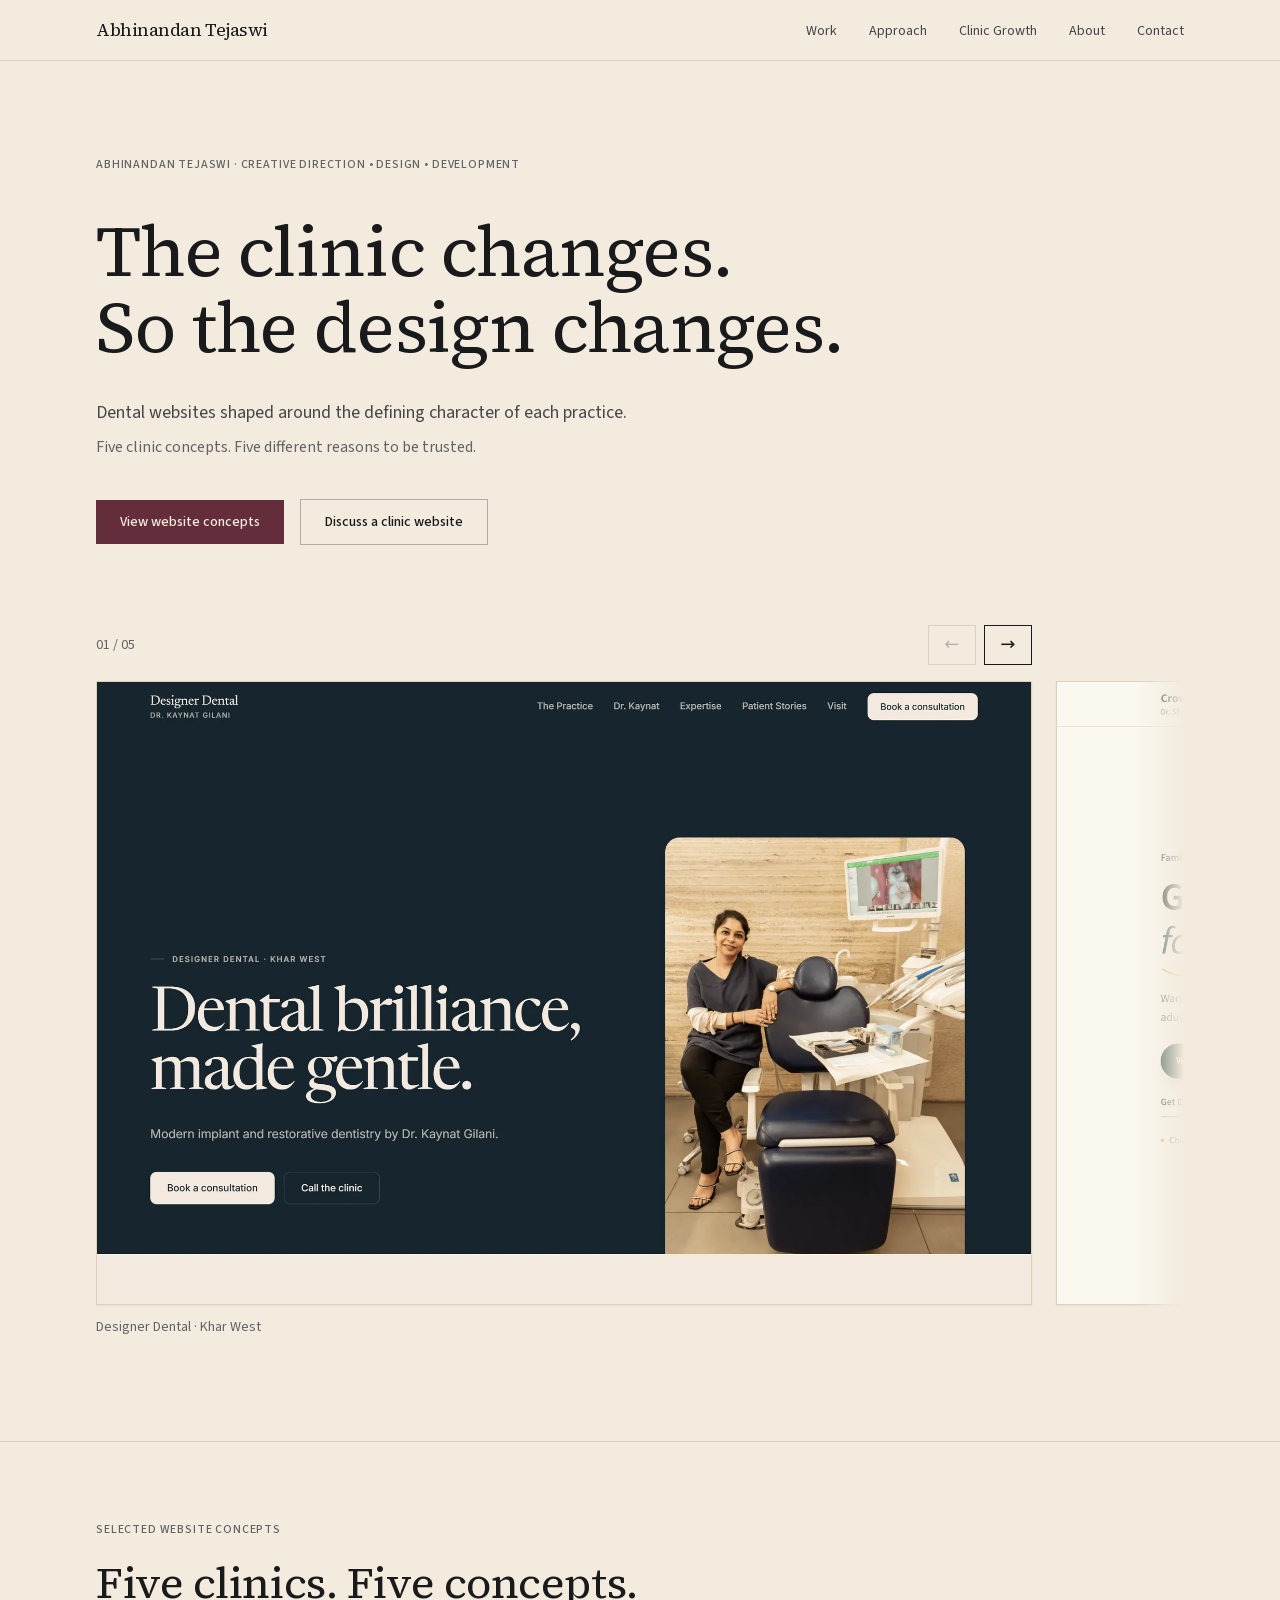
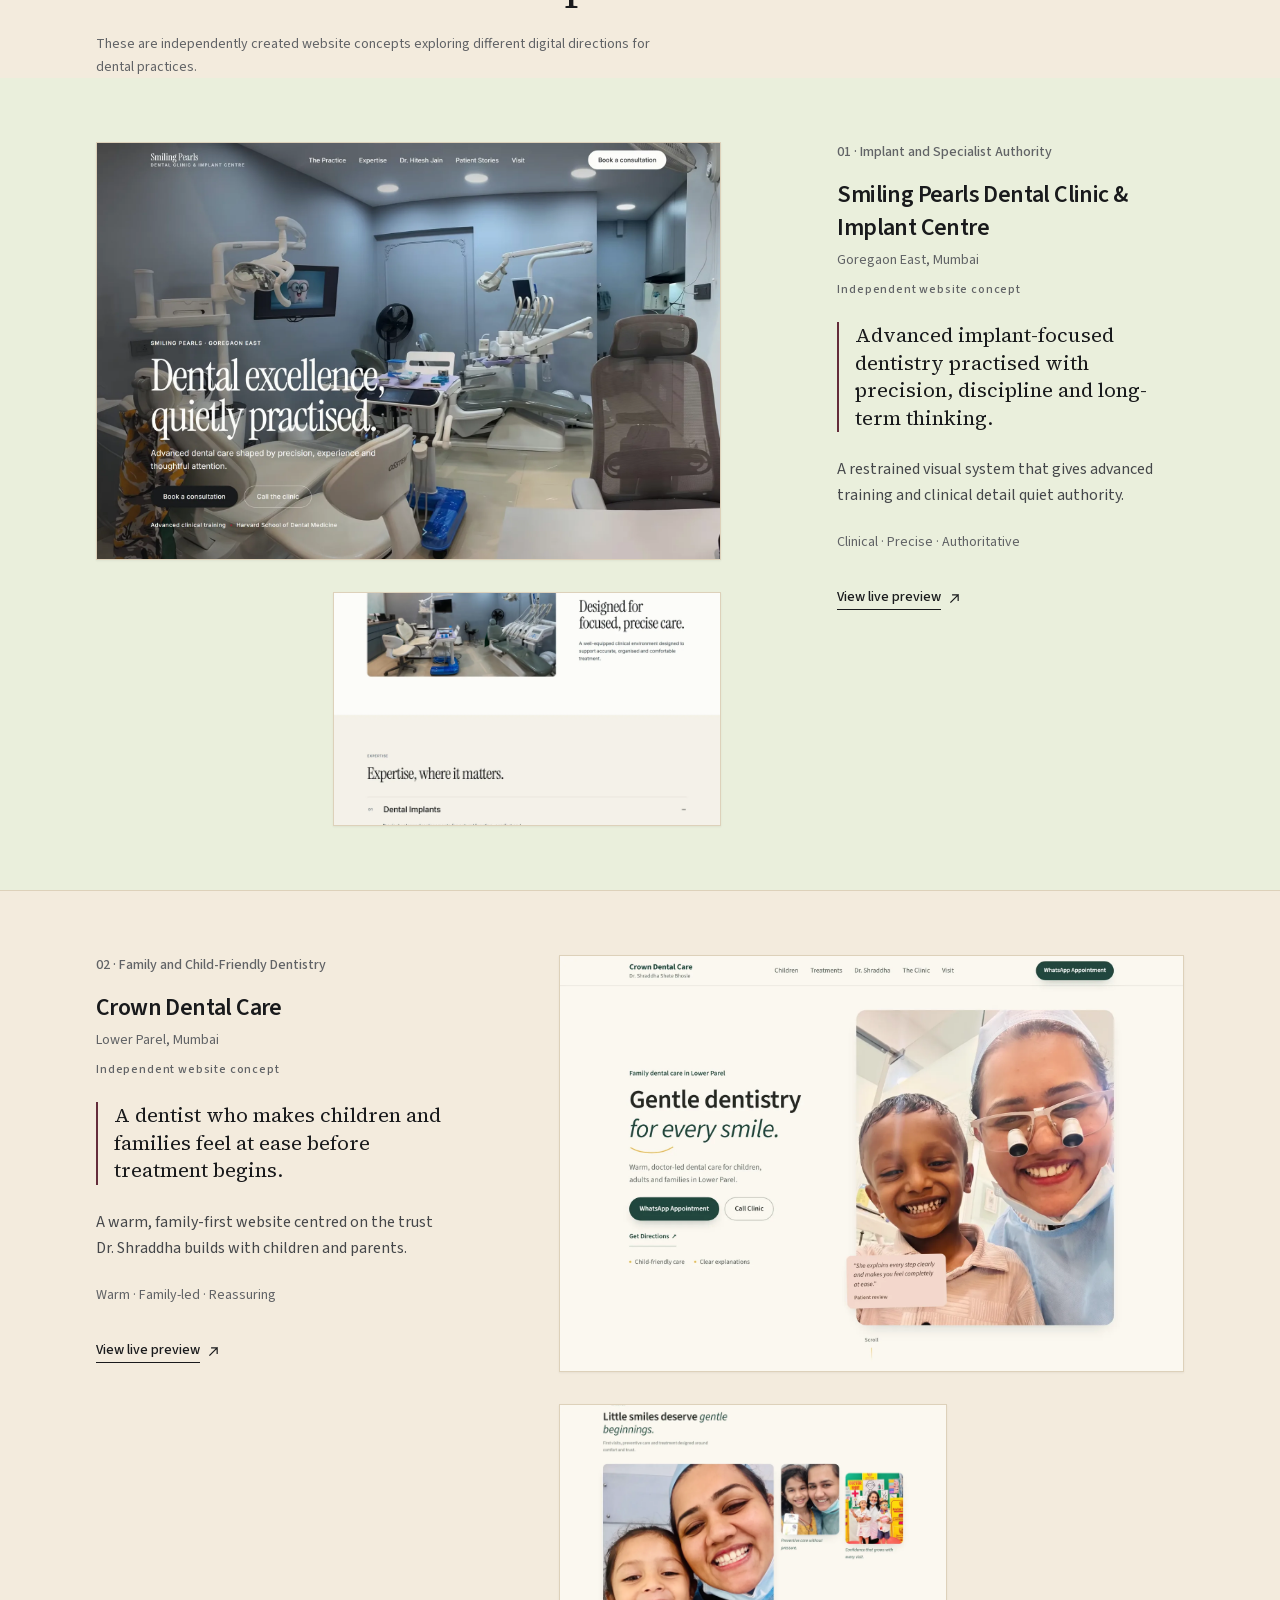
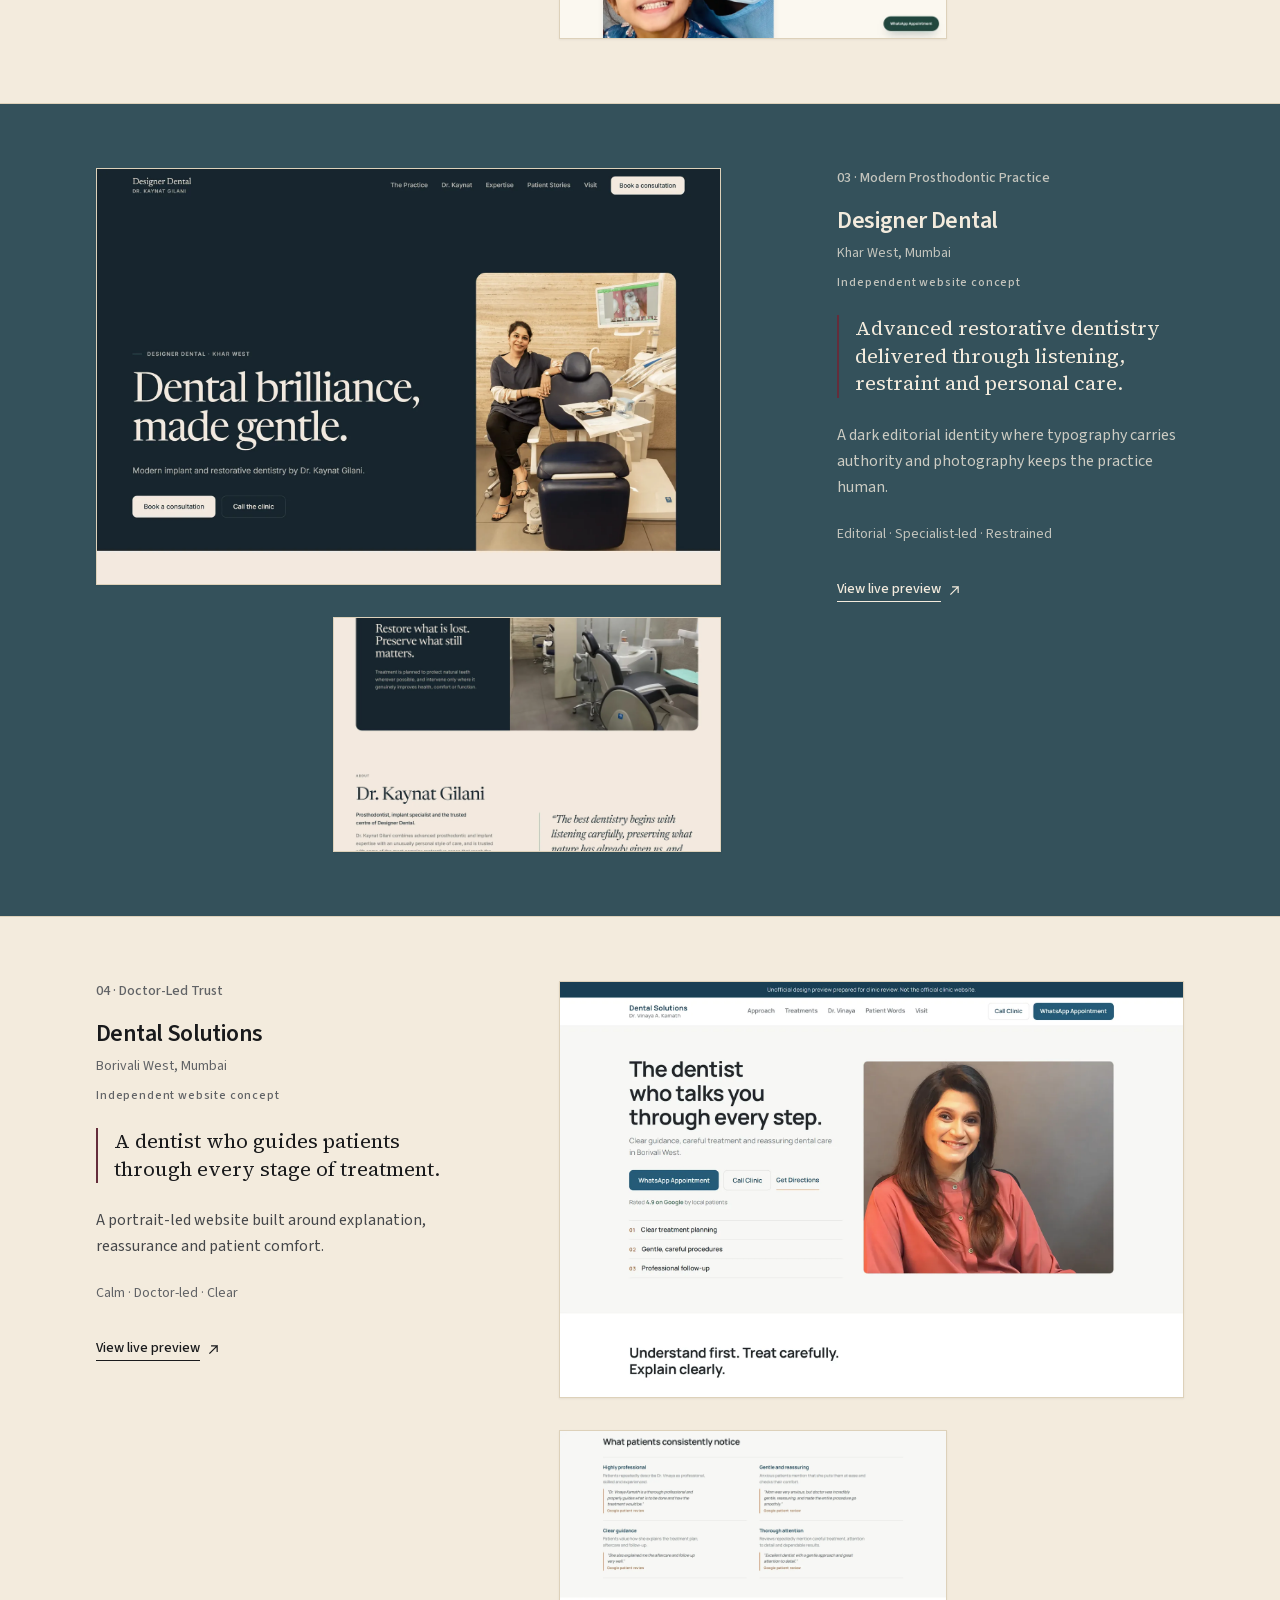
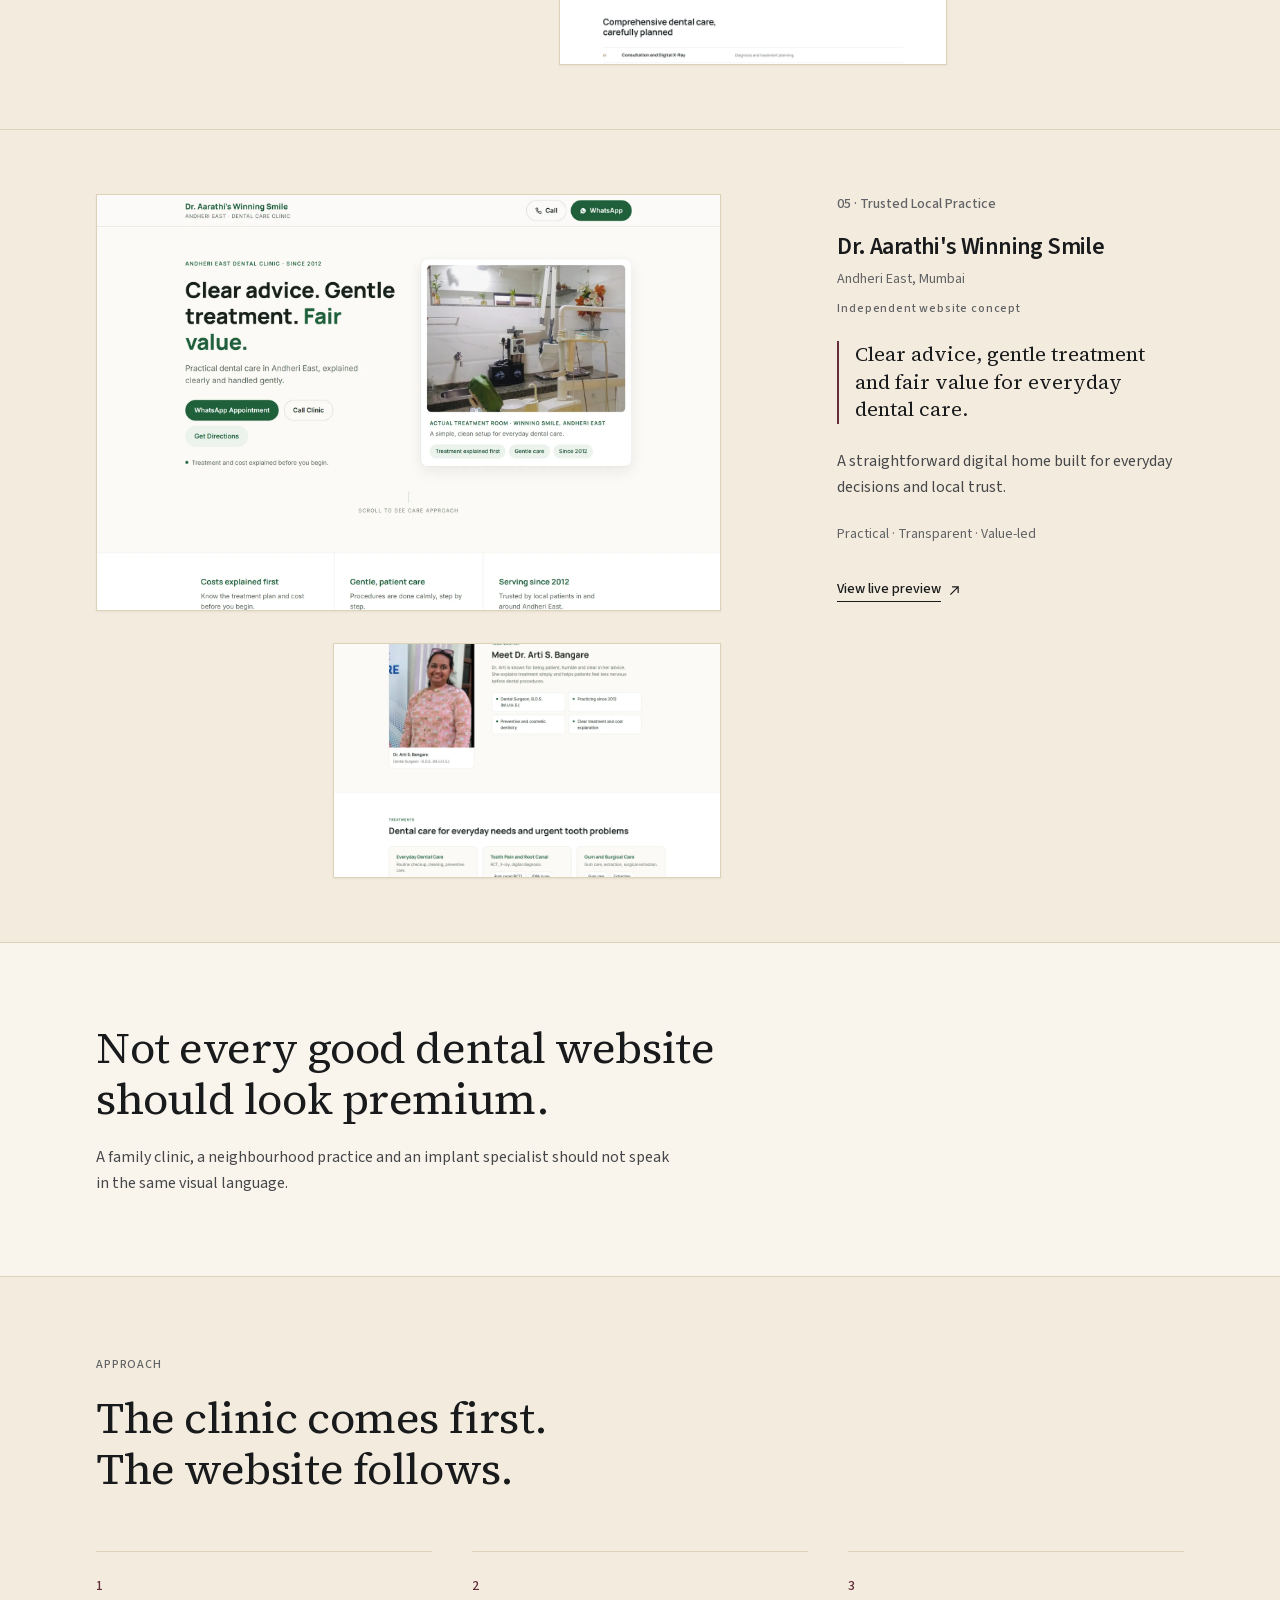
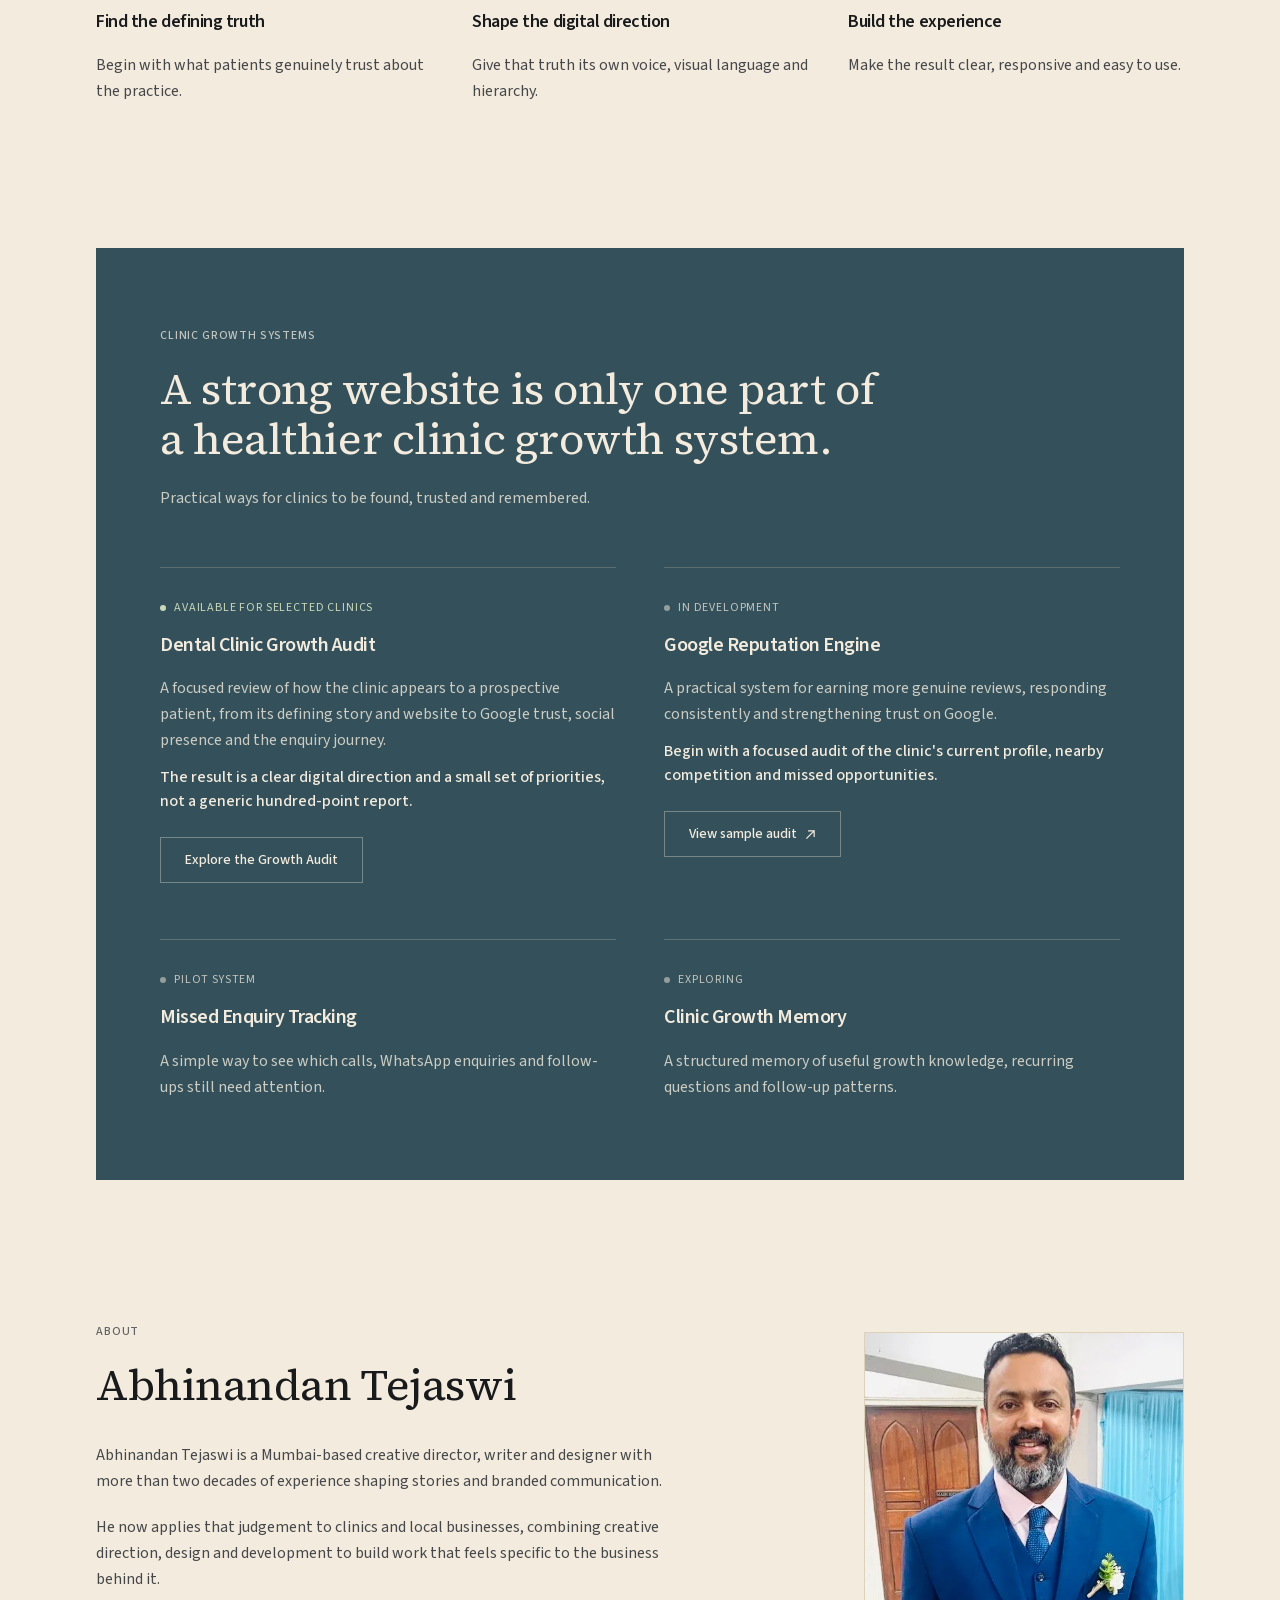
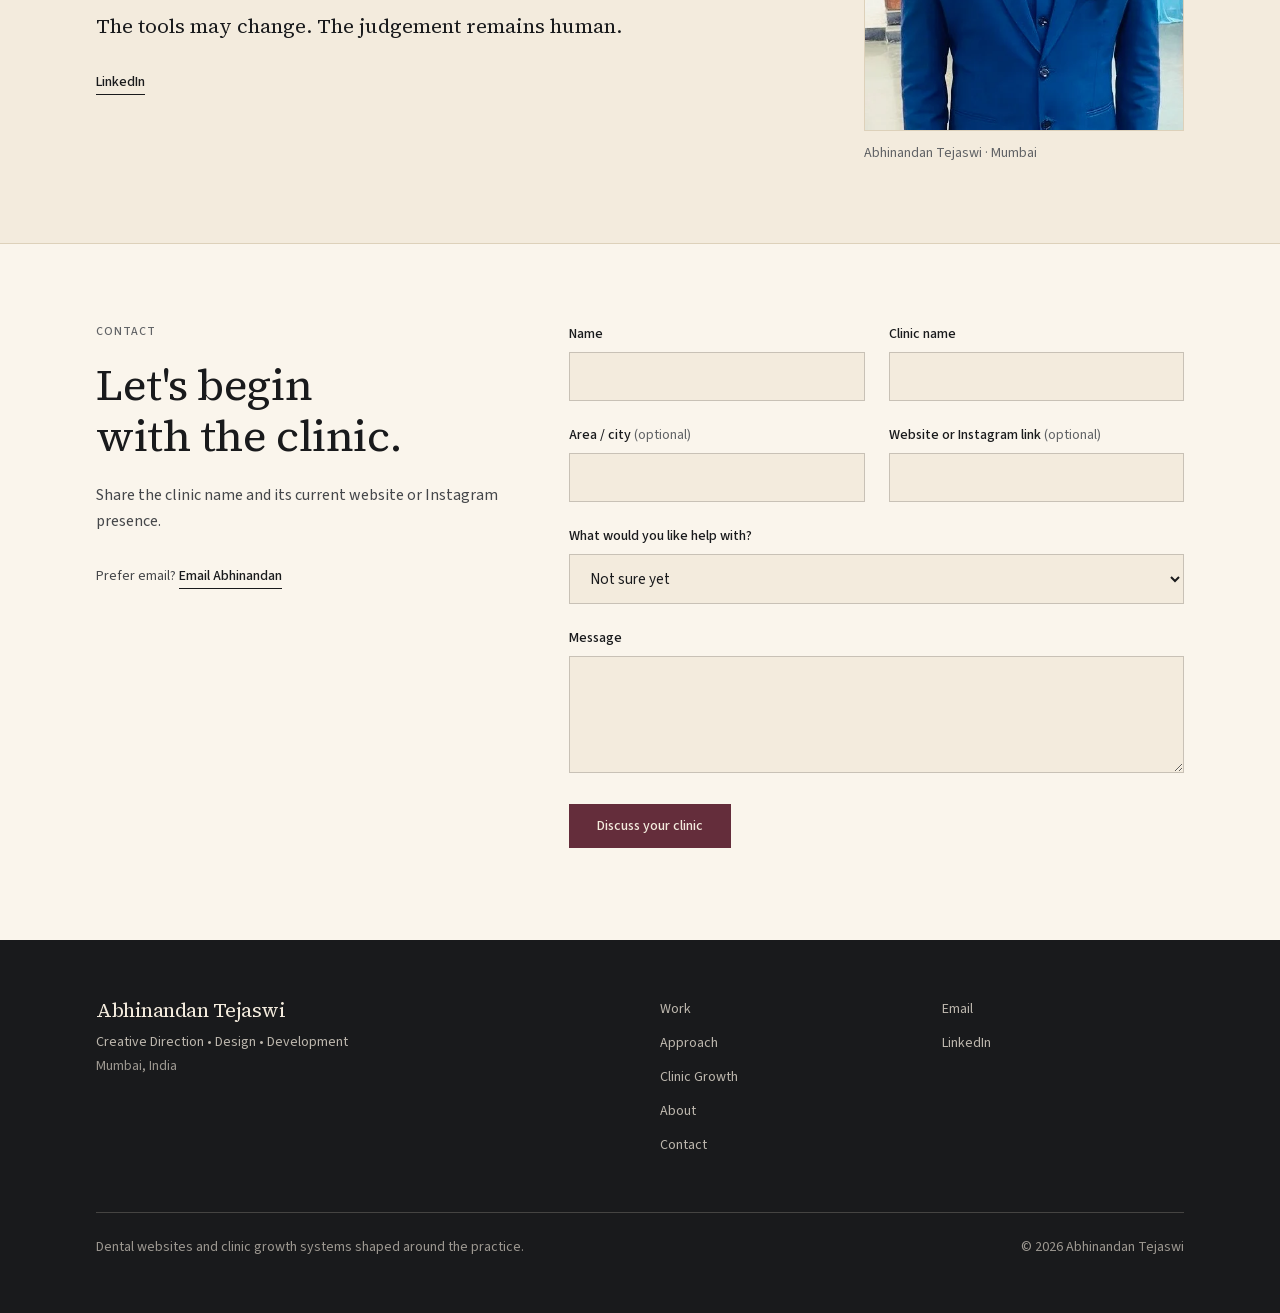
<file: index.html>
<!DOCTYPE html><!--4zC20Qe0Z2luuZCG5_BmN--><html lang="en" class="__variable_81ced4 __variable_caee08"><head><meta charSet="utf-8"/><meta name="viewport" content="width=device-width, initial-scale=1"/><link rel="preload" as="image" href="/work/designer-dental-desktop-home.webp"/><link rel="preload" as="image" href="/work/crown-dental-care-desktop-home.webp"/><link rel="stylesheet" href="/_next/static/css/b12c83e3fa7f4e14.css" data-precedence="next"/><link rel="preload" as="script" fetchPriority="low" href="/_next/static/chunks/webpack-40d3298a9ee3fdc4.js"/><script src="/_next/static/chunks/4bd1b696-c023c6e3521b1417.js" async=""></script><script src="/_next/static/chunks/255-64e783496c90356a.js" async=""></script><script src="/_next/static/chunks/main-app-9f6fcee67ec179ae.js" async=""></script><script src="/_next/static/chunks/619-ba102abea3e3d0e4.js" async=""></script><script src="/_next/static/chunks/239-17c63ab2a4f7ef9b.js" async=""></script><script src="/_next/static/chunks/app/page-3b7d806c99a5c5e8.js" async=""></script><title>Dental Website Concepts · Abhinandan Tejaswi</title><meta name="description" content="Independent dental website concepts shaped around the defining character of each practice. Creative direction, design and development by Abhinandan Tejaswi, Mumbai."/><meta name="robots" content="index, follow"/><link rel="canonical" href="https://dental.abhinandantejaswi.com/"/><meta property="og:title" content="Dental Website Concepts · Abhinandan Tejaswi"/><meta property="og:description" content="Independent dental website concepts shaped around the defining character of each practice. Creative direction, design and development by Abhinandan Tejaswi, Mumbai."/><meta property="og:url" content="https://dental.abhinandantejaswi.com/"/><meta property="og:site_name" content="Dental Website Concepts — Abhinandan Tejaswi"/><meta property="og:locale" content="en_IN"/><meta property="og:type" content="website"/><meta name="twitter:card" content="summary_large_image"/><meta name="twitter:title" content="Dental Website Concepts · Abhinandan Tejaswi"/><meta name="twitter:description" content="Independent dental website concepts shaped around the defining character of each practice. Creative direction, design and development by Abhinandan Tejaswi, Mumbai."/><link rel="icon" href="/icon.svg?7239f412523da833" type="image/svg+xml" sizes="any"/><script src="/_next/static/chunks/polyfills-42372ed130431b0a.js" noModule=""></script></head><body><div hidden=""><!--$--><!--/$--></div><a href="#work" class="sr-only focus:not-sr-only focus:absolute focus:left-4 focus:top-4 focus:z-[60] focus:bg-ink focus:px-4 focus:py-2 focus:text-paper">Skip to work</a><header class="sticky top-0 z-50 border-b border-line bg-paper/95 backdrop-blur-sm"><div class="mx-auto flex max-w-6xl items-center justify-between px-5 py-4 sm:px-8"><a class="font-serif text-lg tracking-tight" href="/#top">Abhinandan Tejaswi</a><nav aria-label="Primary" class="hidden md:block"><ul class="flex items-center gap-8"><li><a class="text-sm text-ink-soft transition-colors hover:text-accent" href="/#work">Work</a></li><li><a class="text-sm text-ink-soft transition-colors hover:text-accent" href="/#approach">Approach</a></li><li><a class="text-sm text-ink-soft transition-colors hover:text-accent" href="/#growth">Clinic Growth</a></li><li><a class="text-sm text-ink-soft transition-colors hover:text-accent" href="/#about">About</a></li><li><a class="text-sm text-ink-soft transition-colors hover:text-accent" href="/#contact">Contact</a></li></ul></nav><button type="button" class="md:hidden" aria-expanded="false" aria-controls="mobile-menu"><span class="sr-only">Open menu</span><span aria-hidden="true" class="block w-6"><span class="mb-1.5 block h-px bg-ink transition-transform "></span><span class="block h-px bg-ink transition-transform "></span></span></button></div></header><main><section id="top" aria-label="Introduction" class="border-b border-line"><div class="mx-auto max-w-6xl px-5 pt-16 pb-16 sm:px-8 sm:pt-24 sm:pb-24"><div data-reveal="pending" class="reveal "><p class="text-xs font-medium uppercase tracking-wide2 text-ink-faint">Abhinandan Tejaswi<!-- --> · <!-- -->Creative Direction • Design • Development</p><h1 class="mt-10 max-w-4xl font-serif text-[2.6rem] leading-[1.06] tracking-[-0.01em] sm:text-6xl md:text-[4.5rem]">The clinic changes.<br/>So the design changes.</h1><div class="mt-8 max-w-xl"><p class="text-lg leading-relaxed text-ink-soft">Dental websites shaped around the defining character of each practice.</p><p class="mt-2 text-base text-ink-faint">Five clinic concepts. Five different reasons to be trusted.</p></div><div class="mt-10 flex flex-wrap items-center gap-4"><a class="inline-flex items-center gap-2 px-6 py-3 text-sm font-medium transition-colors bg-accent text-paper hover:bg-accent-deep" href="#work">View website concepts</a><a class="inline-flex items-center gap-2 px-6 py-3 text-sm font-medium transition-colors border border-ink/30 text-ink hover:border-ink/70" href="#contact">Discuss a clinic website</a></div></div><div data-reveal="pending" class="reveal mt-16 sm:mt-20" style="transition-delay:120ms"><div><div class="mb-4 flex w-full items-center justify-between gap-5 sm:w-[calc(100%_-_4.5rem)] lg:w-[86%]"><p class="text-sm text-ink-faint" aria-live="polite"><span class="sr-only">Project </span>01<!-- --> / <!-- -->05</p><div class="flex items-center gap-2" aria-label="Project rail controls"><button type="button" disabled="" aria-label="Previous project" class="flex h-10 w-12 items-center justify-center border border-ink text-lg text-ink transition-colors hover:border-accent hover:text-accent disabled:cursor-not-allowed disabled:border-line disabled:text-ink-faint/40"><span aria-hidden="true">←</span></button><button type="button" aria-label="Next project" class="flex h-10 w-12 items-center justify-center border border-ink text-lg text-ink transition-colors hover:border-accent hover:text-accent disabled:cursor-not-allowed disabled:border-line disabled:text-ink-faint/40"><span aria-hidden="true">→</span></button></div></div><div class="project-rail-viewport relative overflow-x-clip overflow-y-visible"><div role="region" aria-label="Five featured dental website projects" tabindex="0" class="project-rail flex snap-x snap-mandatory gap-4 overflow-x-auto pb-2 focus-visible:outline-offset-[-2px] sm:gap-6"><article data-project-card="true" aria-label="Designer Dental project" class="min-w-0 basis-full shrink-0 snap-start snap-always sm:basis-[calc(100%_-_4.5rem)] lg:basis-[86%]"><a href="https://designerdentalpreview.netlify.app/" target="_blank" rel="noopener noreferrer" aria-label="View Designer Dental website preview" class="group block"><div class="frame-hover overflow-hidden border border-line bg-paper-bright shadow-[0_1px_2px_rgba(25,26,28,0.06)]  group-focus-visible:outline group-focus-visible:outline-2 group-focus-visible:outline-offset-4 group-focus-visible:outline-accent"><img alt="Designer Dental homepage with the headline Dental brilliance, made gentle" width="1800" height="1200" decoding="async" data-nimg="1" class="h-auto w-full" style="color:transparent" src="/work/designer-dental-desktop-home.webp"/></div><p aria-hidden="false" class="mt-3 text-sm text-ink-faint transition-colors group-hover:text-accent visible">Designer Dental<!-- --> · <!-- -->Khar West</p></a></article><article data-project-card="true" aria-label="Crown Dental Care project" class="min-w-0 basis-full shrink-0 snap-start snap-always sm:basis-[calc(100%_-_4.5rem)] lg:basis-[86%]"><a href="https://crowndentalpreviewfinal.netlify.app/" target="_blank" rel="noopener noreferrer" aria-label="View Crown Dental Care website preview" class="group block"><div class="frame-hover overflow-hidden border border-line bg-paper-bright shadow-[0_1px_2px_rgba(25,26,28,0.06)]  group-focus-visible:outline group-focus-visible:outline-2 group-focus-visible:outline-offset-4 group-focus-visible:outline-accent"><img alt="Crown Dental Care homepage with the headline Gentle dentistry for every smile" width="1800" height="1200" decoding="async" data-nimg="1" class="h-auto w-full" style="color:transparent" src="/work/crown-dental-care-desktop-home.webp"/></div><p aria-hidden="true" class="mt-3 text-sm text-ink-faint transition-colors group-hover:text-accent invisible">Crown Dental Care<!-- --> · <!-- -->Lower Parel</p></a></article><article data-project-card="true" aria-label="Dr. Aarathi&#x27;s Winning Smile project" class="min-w-0 basis-full shrink-0 snap-start snap-always sm:basis-[calc(100%_-_4.5rem)] lg:basis-[86%]"><a href="https://winningsmilepreview.netlify.app/" target="_blank" rel="noopener noreferrer" aria-label="View Dr. Aarathi&#x27;s Winning Smile website preview" class="group block"><div class="frame-hover overflow-hidden border border-line bg-paper-bright shadow-[0_1px_2px_rgba(25,26,28,0.06)]  group-focus-visible:outline group-focus-visible:outline-2 group-focus-visible:outline-offset-4 group-focus-visible:outline-accent"><img alt="Winning Smile homepage with the headline Clear advice. Gentle treatment. Fair value." loading="lazy" width="1800" height="1200" decoding="async" data-nimg="1" class="h-auto w-full" style="color:transparent" src="/work/winning-smile-desktop-home.webp"/></div><p aria-hidden="true" class="mt-3 text-sm text-ink-faint transition-colors group-hover:text-accent invisible">Dr. Aarathi&#x27;s Winning Smile<!-- --> · <!-- -->Andheri East</p></a></article><article data-project-card="true" aria-label="Smiling Pearls project" class="min-w-0 basis-full shrink-0 snap-start snap-always sm:basis-[calc(100%_-_4.5rem)] lg:basis-[86%]"><a href="https://smilingpearlsdentalpreview3.netlify.app/" target="_blank" rel="noopener noreferrer" aria-label="View Smiling Pearls website preview" class="group block"><div class="frame-hover overflow-hidden border border-line bg-paper-bright shadow-[0_1px_2px_rgba(25,26,28,0.06)]  group-focus-visible:outline group-focus-visible:outline-2 group-focus-visible:outline-offset-4 group-focus-visible:outline-accent"><img alt="Smiling Pearls homepage with the headline Dental excellence, quietly practised" loading="lazy" width="1800" height="1200" decoding="async" data-nimg="1" class="h-auto w-full" style="color:transparent" src="/work/smiling-pearls-desktop-home.webp"/></div><p aria-hidden="true" class="mt-3 text-sm text-ink-faint transition-colors group-hover:text-accent invisible">Smiling Pearls<!-- --> · <!-- -->Goregaon East</p></a></article><article data-project-card="true" aria-label="Dental Solutions project" class="min-w-0 basis-full shrink-0 snap-start snap-always sm:basis-[calc(100%_-_4.5rem)] lg:basis-[86%]"><a href="https://drvinayafinalpreview.netlify.app/" target="_blank" rel="noopener noreferrer" aria-label="View Dental Solutions website preview" class="group block"><div class="frame-hover overflow-hidden border border-line bg-paper-bright shadow-[0_1px_2px_rgba(25,26,28,0.06)]  group-focus-visible:outline group-focus-visible:outline-2 group-focus-visible:outline-offset-4 group-focus-visible:outline-accent"><img alt="Dental Solutions homepage with the headline The dentist who talks you through every step" loading="lazy" width="1800" height="1200" decoding="async" data-nimg="1" class="h-auto w-full" style="color:transparent" src="/work/dental-solutions-desktop-home.webp"/></div><p aria-hidden="true" class="mt-3 text-sm text-ink-faint transition-colors group-hover:text-accent invisible">Dental Solutions<!-- --> · <!-- -->Borivali West</p></a></article><div aria-hidden="true" class="basis-0 shrink-0 sm:basis-12 lg:basis-[calc(14%_-_1.5rem)]"></div></div></div></div></div></div></section><section id="work" aria-label="Selected website concepts"><div class="mx-auto max-w-6xl px-5 pt-16 sm:px-8 sm:pt-20"><div data-reveal="pending" class="reveal "><div class="max-w-3xl"><p class="mb-5 text-xs font-medium uppercase tracking-wide2 text-ink-faint">Selected website concepts</p><h2 class="font-serif text-3xl leading-[1.15] tracking-[-0.01em] text-balance sm:text-4xl md:text-[2.75rem]">Five clinics. Five concepts.</h2></div><p class="mt-6 max-w-xl text-sm leading-relaxed text-ink-faint">These are independently created website concepts exploring different digital directions for dental practices.</p></div></div><div class="divide-y divide-line"><article id="smiling-pearls" aria-label="Smiling Pearls Dental Clinic &amp; Implant Centre" class="py-12 sm:py-16 bg-pistachio-tint"><div class="mx-auto max-w-6xl px-5 sm:px-8"><div data-reveal="pending" class="reveal "><div class="grid items-start gap-x-8 gap-y-10 sm:gap-y-12 lg:grid-cols-12 lg:gap-x-6"><div class="lg:col-span-4 lg:col-start-9 lg:row-start-1"><div><p class="mb-4 text-sm font-medium text-ink-faint">01<!-- --> · <!-- -->Implant and Specialist Authority</p><h3 class="text-xl font-semibold leading-snug tracking-tight sm:text-2xl">Smiling Pearls Dental Clinic &amp; Implant Centre</h3><p class="mt-1.5 text-sm text-ink-faint">Goregaon East, Mumbai</p><p class="mt-3 text-xs font-medium tracking-wide2 text-ink-faint">Independent website concept</p><p class="mt-6 border-l-2 border-accent pl-4 font-serif text-xl leading-snug text-ink">Advanced implant-focused dentistry practised with precision, discipline and long-term thinking.</p><div class="mt-6 space-y-4 text-base leading-relaxed text-ink-soft"><p>A restrained visual system that gives advanced training and clinical detail quiet authority.</p></div><p class="mt-6 text-sm text-ink-faint">Clinical · Precise · Authoritative</p><div class="mt-8"><a href="https://smilingpearlsdentalpreview3.netlify.app/" target="_blank" rel="noopener noreferrer" aria-label="View Smiling Pearls Dental Clinic &amp; Implant Centre live preview (opens in a new tab)" class="group inline-flex items-center gap-2 text-sm font-medium text-ink"><span class="border-b border-current pb-0.5 transition-colors group-hover:border-accent group-hover:text-accent">View live preview</span><svg aria-hidden="true" width="11" height="11" viewBox="0 0 12 12" fill="none"><path d="M2 10L10 2M10 2H4M10 2V8" stroke="currentColor" stroke-width="1.3" stroke-linecap="square"></path></svg></a></div></div></div><div class="lg:col-span-7 lg:col-start-1 lg:row-start-1"><div><div class="frame-hover overflow-hidden border border-line bg-paper-bright shadow-[0_1px_2px_rgba(25,26,28,0.06)]  "><img alt="Smiling Pearls homepage with the headline Dental excellence, quietly practised" loading="lazy" width="1800" height="1200" decoding="async" data-nimg="1" class="h-auto w-full" style="color:transparent" src="/work/smiling-pearls-desktop-home.webp"/></div><div class="mt-6 w-[62%] sm:mt-8 ml-auto"><div class="frame-hover overflow-hidden border border-line bg-paper-bright shadow-[0_1px_2px_rgba(25,26,28,0.06)]  "><img alt="Smiling Pearls clinical environment section with the heading Designed for focused, precise care" loading="lazy" width="1800" height="1088" decoding="async" data-nimg="1" class="h-auto w-full" style="color:transparent" src="/work/smiling-pearls-desktop-section.webp"/></div></div></div></div></div></div></div></article><article id="crown-dental-care" aria-label="Crown Dental Care" class="py-12 sm:py-16 "><div class="mx-auto max-w-6xl px-5 sm:px-8"><div data-reveal="pending" class="reveal "><div class="grid items-start gap-x-8 gap-y-10 sm:gap-y-12 lg:grid-cols-12 lg:gap-x-6"><div class="lg:col-span-4 lg:col-start-1 lg:row-start-1"><div><p class="mb-4 text-sm font-medium text-ink-faint">02<!-- --> · <!-- -->Family and Child-Friendly Dentistry</p><h3 class="text-xl font-semibold leading-snug tracking-tight sm:text-2xl">Crown Dental Care</h3><p class="mt-1.5 text-sm text-ink-faint">Lower Parel, Mumbai</p><p class="mt-3 text-xs font-medium tracking-wide2 text-ink-faint">Independent website concept</p><p class="mt-6 border-l-2 border-accent pl-4 font-serif text-xl leading-snug text-ink">A dentist who makes children and families feel at ease before treatment begins.</p><div class="mt-6 space-y-4 text-base leading-relaxed text-ink-soft"><p>A warm, family-first website centred on the trust Dr. Shraddha builds with children and parents.</p></div><p class="mt-6 text-sm text-ink-faint">Warm · Family-led · Reassuring</p><div class="mt-8"><a href="https://crowndentalpreviewfinal.netlify.app/" target="_blank" rel="noopener noreferrer" aria-label="View Crown Dental Care live preview (opens in a new tab)" class="group inline-flex items-center gap-2 text-sm font-medium text-ink"><span class="border-b border-current pb-0.5 transition-colors group-hover:border-accent group-hover:text-accent">View live preview</span><svg aria-hidden="true" width="11" height="11" viewBox="0 0 12 12" fill="none"><path d="M2 10L10 2M10 2H4M10 2V8" stroke="currentColor" stroke-width="1.3" stroke-linecap="square"></path></svg></a></div></div></div><div class="lg:col-span-7 lg:col-start-6 lg:row-start-1"><div><div class="frame-hover overflow-hidden border border-line bg-paper-bright shadow-[0_1px_2px_rgba(25,26,28,0.06)]  "><img alt="Crown Dental Care homepage with the headline Gentle dentistry for every smile" loading="lazy" width="1800" height="1200" decoding="async" data-nimg="1" class="h-auto w-full" style="color:transparent" src="/work/crown-dental-care-desktop-home.webp"/></div><div class="mt-6 w-[62%] sm:mt-8 mr-auto"><div class="frame-hover overflow-hidden border border-line bg-paper-bright shadow-[0_1px_2px_rgba(25,26,28,0.06)]  "><img alt="Crown Dental Care children&#x27;s section with the heading Little smiles deserve gentle beginnings" loading="lazy" width="1800" height="1088" decoding="async" data-nimg="1" class="h-auto w-full" style="color:transparent" src="/work/crown-dental-care-desktop-section.webp"/></div></div></div></div></div></div></div></article><article id="designer-dental" aria-label="Designer Dental" class="py-12 sm:py-16 bg-night text-bone"><div class="mx-auto max-w-6xl px-5 sm:px-8"><div data-reveal="pending" class="reveal "><div class="grid items-start gap-x-8 gap-y-10 sm:gap-y-12 lg:grid-cols-12 lg:gap-x-6"><div class="lg:col-span-4 lg:col-start-9 lg:row-start-1"><div><p class="mb-4 text-sm font-medium text-bone/75">03<!-- --> · <!-- -->Modern Prosthodontic Practice</p><h3 class="text-xl font-semibold leading-snug tracking-tight sm:text-2xl">Designer Dental</h3><p class="mt-1.5 text-sm text-bone/75">Khar West, Mumbai</p><p class="mt-3 text-xs font-medium tracking-wide2 text-bone/75">Independent website concept</p><p class="mt-6 border-l-2 border-accent pl-4 font-serif text-xl leading-snug text-bone">Advanced restorative dentistry delivered through listening, restraint and personal care.</p><div class="mt-6 space-y-4 text-base leading-relaxed text-bone/80"><p>A dark editorial identity where typography carries authority and photography keeps the practice human.</p></div><p class="mt-6 text-sm text-bone/75">Editorial · Specialist-led · Restrained</p><div class="mt-8"><a href="https://designerdentalpreview.netlify.app/" target="_blank" rel="noopener noreferrer" aria-label="View Designer Dental live preview (opens in a new tab)" class="group inline-flex items-center gap-2 text-sm font-medium text-bone"><span class="border-b border-current pb-0.5 transition-colors group-hover:border-accent group-hover:text-accent">View live preview</span><svg aria-hidden="true" width="11" height="11" viewBox="0 0 12 12" fill="none"><path d="M2 10L10 2M10 2H4M10 2V8" stroke="currentColor" stroke-width="1.3" stroke-linecap="square"></path></svg></a></div></div></div><div class="lg:col-span-7 lg:col-start-1 lg:row-start-1"><div><div class="frame-hover overflow-hidden border border-line bg-paper-bright shadow-[0_1px_2px_rgba(25,26,28,0.06)]  border-bone/15"><img alt="Designer Dental homepage with the headline Dental brilliance, made gentle" loading="lazy" width="1800" height="1200" decoding="async" data-nimg="1" class="h-auto w-full" style="color:transparent" src="/work/designer-dental-desktop-home.webp"/></div><div class="mt-6 w-[62%] sm:mt-8 ml-auto"><div class="frame-hover overflow-hidden border border-line bg-paper-bright shadow-[0_1px_2px_rgba(25,26,28,0.06)]  border-bone/15"><img alt="Designer Dental section with the heading Restore what is lost. Preserve what still matters." loading="lazy" width="1800" height="1088" decoding="async" data-nimg="1" class="h-auto w-full" style="color:transparent" src="/work/designer-dental-desktop-section.webp"/></div></div></div></div></div></div></div></article><article id="dental-solutions" aria-label="Dental Solutions" class="py-12 sm:py-16 "><div class="mx-auto max-w-6xl px-5 sm:px-8"><div data-reveal="pending" class="reveal "><div class="grid items-start gap-x-8 gap-y-10 sm:gap-y-12 lg:grid-cols-12 lg:gap-x-6"><div class="lg:col-span-4 lg:col-start-1 lg:row-start-1"><div><p class="mb-4 text-sm font-medium text-ink-faint">04<!-- --> · <!-- -->Doctor-Led Trust</p><h3 class="text-xl font-semibold leading-snug tracking-tight sm:text-2xl">Dental Solutions</h3><p class="mt-1.5 text-sm text-ink-faint">Borivali West, Mumbai</p><p class="mt-3 text-xs font-medium tracking-wide2 text-ink-faint">Independent website concept</p><p class="mt-6 border-l-2 border-accent pl-4 font-serif text-xl leading-snug text-ink">A dentist who guides patients through every stage of treatment.</p><div class="mt-6 space-y-4 text-base leading-relaxed text-ink-soft"><p>A portrait-led website built around explanation, reassurance and patient comfort.</p></div><p class="mt-6 text-sm text-ink-faint">Calm · Doctor-led · Clear</p><div class="mt-8"><a href="https://drvinayafinalpreview.netlify.app/" target="_blank" rel="noopener noreferrer" aria-label="View Dental Solutions live preview (opens in a new tab)" class="group inline-flex items-center gap-2 text-sm font-medium text-ink"><span class="border-b border-current pb-0.5 transition-colors group-hover:border-accent group-hover:text-accent">View live preview</span><svg aria-hidden="true" width="11" height="11" viewBox="0 0 12 12" fill="none"><path d="M2 10L10 2M10 2H4M10 2V8" stroke="currentColor" stroke-width="1.3" stroke-linecap="square"></path></svg></a></div></div></div><div class="lg:col-span-7 lg:col-start-6 lg:row-start-1"><div><div class="frame-hover overflow-hidden border border-line bg-paper-bright shadow-[0_1px_2px_rgba(25,26,28,0.06)]  "><img alt="Dental Solutions homepage with the headline The dentist who talks you through every step" loading="lazy" width="1800" height="1200" decoding="async" data-nimg="1" class="h-auto w-full" style="color:transparent" src="/work/dental-solutions-desktop-home.webp"/></div><div class="mt-6 w-[62%] sm:mt-8 mr-auto"><div class="frame-hover overflow-hidden border border-line bg-paper-bright shadow-[0_1px_2px_rgba(25,26,28,0.06)]  "><img alt="Dental Solutions patient review section with the heading What patients consistently notice" loading="lazy" width="1800" height="1088" decoding="async" data-nimg="1" class="h-auto w-full" style="color:transparent" src="/work/dental-solutions-desktop-section.webp"/></div></div></div></div></div></div></div></article><article id="winning-smile" aria-label="Dr. Aarathi&#x27;s Winning Smile" class="py-12 sm:py-16 "><div class="mx-auto max-w-6xl px-5 sm:px-8"><div data-reveal="pending" class="reveal "><div class="grid items-start gap-x-8 gap-y-10 sm:gap-y-12 lg:grid-cols-12 lg:gap-x-6"><div class="lg:col-span-4 lg:col-start-9 lg:row-start-1"><div><p class="mb-4 text-sm font-medium text-ink-faint">05<!-- --> · <!-- -->Trusted Local Practice</p><h3 class="text-xl font-semibold leading-snug tracking-tight sm:text-2xl">Dr. Aarathi&#x27;s Winning Smile</h3><p class="mt-1.5 text-sm text-ink-faint">Andheri East, Mumbai</p><p class="mt-3 text-xs font-medium tracking-wide2 text-ink-faint">Independent website concept</p><p class="mt-6 border-l-2 border-accent pl-4 font-serif text-xl leading-snug text-ink">Clear advice, gentle treatment and fair value for everyday dental care.</p><div class="mt-6 space-y-4 text-base leading-relaxed text-ink-soft"><p>A straightforward digital home built for everyday decisions and local trust.</p></div><p class="mt-6 text-sm text-ink-faint">Practical · Transparent · Value-led</p><div class="mt-8"><a href="https://winningsmilepreview.netlify.app/" target="_blank" rel="noopener noreferrer" aria-label="View Dr. Aarathi&#x27;s Winning Smile live preview (opens in a new tab)" class="group inline-flex items-center gap-2 text-sm font-medium text-ink"><span class="border-b border-current pb-0.5 transition-colors group-hover:border-accent group-hover:text-accent">View live preview</span><svg aria-hidden="true" width="11" height="11" viewBox="0 0 12 12" fill="none"><path d="M2 10L10 2M10 2H4M10 2V8" stroke="currentColor" stroke-width="1.3" stroke-linecap="square"></path></svg></a></div></div></div><div class="lg:col-span-7 lg:col-start-1 lg:row-start-1"><div><div class="frame-hover overflow-hidden border border-line bg-paper-bright shadow-[0_1px_2px_rgba(25,26,28,0.06)]  "><img alt="Winning Smile homepage with the headline Clear advice. Gentle treatment. Fair value." loading="lazy" width="1800" height="1200" decoding="async" data-nimg="1" class="h-auto w-full" style="color:transparent" src="/work/winning-smile-desktop-home.webp"/></div><div class="mt-6 w-[62%] sm:mt-8 ml-auto"><div class="frame-hover overflow-hidden border border-line bg-paper-bright shadow-[0_1px_2px_rgba(25,26,28,0.06)]  "><img alt="Winning Smile section introducing Dr. Arti S. Bangare and her patient-first approach" loading="lazy" width="1800" height="1088" decoding="async" data-nimg="1" class="h-auto w-full" style="color:transparent" src="/work/winning-smile-desktop-section.webp"/></div></div></div></div></div></div></div></article></div></section><section aria-label="Portfolio range" class="border-y border-line bg-paper-bright"><div class="mx-auto max-w-6xl px-5 py-14 sm:px-8 sm:py-20"><div data-reveal="pending" class="reveal "><div class="max-w-3xl"><h2 class="font-serif text-3xl leading-[1.15] tracking-[-0.01em] text-balance sm:text-4xl md:text-[2.75rem]">Not every good dental website should look premium.</h2><p class="mt-5 max-w-xl text-base leading-relaxed text-ink-soft">A family clinic, a neighbourhood practice and an implant specialist should not speak in the same visual language.</p></div></div></div></section><section id="approach" aria-label="Approach"><div class="mx-auto max-w-6xl px-5 py-14 sm:px-8 sm:py-20"><div data-reveal="pending" class="reveal "><div class="max-w-3xl"><p class="mb-5 text-xs font-medium uppercase tracking-wide2 text-ink-faint">Approach</p><h2 class="font-serif text-3xl leading-[1.15] tracking-[-0.01em] text-balance sm:text-4xl md:text-[2.75rem]">The clinic comes first.<br/>The website follows.</h2></div></div><div class="mt-14 grid gap-12 md:grid-cols-3 md:gap-10"><div data-reveal="pending" class="reveal "><div class="border-t border-line pt-6"><p class="text-sm font-medium text-accent">1</p><h3 class="mt-3 text-lg font-semibold tracking-tight">Find the defining truth</h3><p class="mt-4 text-base leading-relaxed text-ink-soft">Begin with what patients genuinely trust about the practice.</p></div></div><div data-reveal="pending" class="reveal " style="transition-delay:90ms"><div class="border-t border-line pt-6"><p class="text-sm font-medium text-accent">2</p><h3 class="mt-3 text-lg font-semibold tracking-tight">Shape the digital direction</h3><p class="mt-4 text-base leading-relaxed text-ink-soft">Give that truth its own voice, visual language and hierarchy.</p></div></div><div data-reveal="pending" class="reveal " style="transition-delay:180ms"><div class="border-t border-line pt-6"><p class="text-sm font-medium text-accent">3</p><h3 class="mt-3 text-lg font-semibold tracking-tight">Build the experience</h3><p class="mt-4 text-base leading-relaxed text-ink-soft">Make the result clear, responsive and easy to use.</p></div></div></div></div></section><section id="growth" aria-label="Clinic growth systems" class="py-12 sm:py-16"><div class="mx-auto max-w-6xl px-5 sm:px-8"><div class="bg-night px-6 py-14 text-bone sm:px-12 sm:py-20 lg:px-16"><div data-reveal="pending" class="reveal "><div class="max-w-3xl"><p class="mb-5 text-xs font-medium uppercase tracking-wide2 text-bone/75">Clinic Growth Systems</p><h2 class="font-serif text-3xl leading-[1.15] tracking-[-0.01em] text-balance sm:text-4xl md:text-[2.75rem]">A strong website is only one part of a healthier clinic growth system.</h2><p class="mt-5 max-w-xl text-base leading-relaxed text-bone/80">Practical ways for clinics to be found, trusted and remembered.</p></div></div><div class="mt-14 grid gap-x-12 gap-y-14 md:grid-cols-2"><div data-reveal="pending" class="reveal "><article class="flex flex-col border-t pt-8 border-bone/20" id="growth-audit"><span class="inline-flex items-center gap-2 text-xs uppercase tracking-wide2 text-pistachio"><span aria-hidden="true" class="h-1.5 w-1.5 rounded-full bg-pistachio"></span>Available for selected clinics</span><h3 class="mt-4 text-lg font-semibold leading-snug tracking-tight sm:text-xl">Dental Clinic Growth Audit</h3><p class="mt-4 text-base leading-relaxed text-bone/80">A focused review of how the clinic appears to a prospective patient, from its defining story and website to Google trust, social presence and the enquiry journey.</p><p class="mt-3 text-base font-medium text-bone">The result is a clear digital direction and a small set of priorities, not a generic hundred-point report.</p><div class="mt-6"><a class="inline-flex items-center gap-2 px-6 py-3 text-sm font-medium transition-colors border border-bone/35 text-bone hover:border-bone/75" href="/growth-audit/">Explore the Growth Audit</a></div></article></div><div data-reveal="pending" class="reveal " style="transition-delay:90ms"><article class="flex flex-col border-t pt-8 border-bone/20" id="reputation-engine"><span class="inline-flex items-center gap-2 text-xs uppercase tracking-wide2 text-bone/75"><span aria-hidden="true" class="h-1.5 w-1.5 rounded-full bg-bone/50"></span>In development</span><h3 class="mt-4 text-lg font-semibold leading-snug tracking-tight sm:text-xl">Google Reputation Engine</h3><p class="mt-4 text-base leading-relaxed text-bone/80">A practical system for earning more genuine reviews, responding consistently and strengthening trust on Google.</p><p class="mt-3 text-base font-medium text-bone">Begin with a focused audit of the clinic&#x27;s current profile, nearby competition and missed opportunities.</p><div class="mt-6"><a href="/samples/google-reputation-audit/" class="inline-flex items-center gap-2 px-6 py-3 text-sm font-medium transition-colors border border-bone/35 text-bone hover:border-bone/75" aria-label="View a sample Google Reputation Audit" target="_blank" rel="noopener noreferrer">View sample audit<svg aria-hidden="true" width="11" height="11" viewBox="0 0 12 12" fill="none" class="shrink-0"><path d="M2 10L10 2M10 2H4M10 2V8" stroke="currentColor" stroke-width="1.3" stroke-linecap="square"></path></svg></a></div></article></div><div data-reveal="pending" class="reveal "><article class="flex flex-col border-t pt-8 border-bone/20" id="missed-enquiry-tracking"><span class="inline-flex items-center gap-2 text-xs uppercase tracking-wide2 text-bone/75"><span aria-hidden="true" class="h-1.5 w-1.5 rounded-full bg-bone/50"></span>Pilot system</span><h3 class="mt-4 text-lg font-semibold leading-snug tracking-tight sm:text-xl">Missed Enquiry Tracking</h3><p class="mt-4 text-base leading-relaxed text-bone/80">A simple way to see which calls, WhatsApp enquiries and follow-ups still need attention.</p></article></div><div data-reveal="pending" class="reveal " style="transition-delay:90ms"><article class="flex flex-col border-t pt-8 border-bone/20" id="clinic-growth-memory"><span class="inline-flex items-center gap-2 text-xs uppercase tracking-wide2 text-bone/75"><span aria-hidden="true" class="h-1.5 w-1.5 rounded-full bg-bone/50"></span>Exploring</span><h3 class="mt-4 text-lg font-semibold leading-snug tracking-tight sm:text-xl">Clinic Growth Memory</h3><p class="mt-4 text-base leading-relaxed text-bone/80">A structured memory of useful growth knowledge, recurring questions and follow-up patterns.</p></article></div></div></div></div></section><section id="about" aria-label="About Abhinandan"><div class="mx-auto max-w-6xl px-5 py-14 sm:px-8 sm:py-20"><div class="grid gap-12 lg:grid-cols-12 lg:gap-16"><div class="lg:col-span-7"><div data-reveal="pending" class="reveal "><div class="max-w-3xl"><p class="mb-5 text-xs font-medium uppercase tracking-wide2 text-ink-faint">About</p><h2 class="font-serif text-3xl leading-[1.15] tracking-[-0.01em] text-balance sm:text-4xl md:text-[2.75rem]">Abhinandan Tejaswi</h2></div><div class="mt-8 max-w-xl space-y-5 text-base leading-relaxed text-ink-soft"><p>Abhinandan Tejaswi is a Mumbai-based creative director, writer and designer with more than two decades of experience shaping stories and branded communication.</p><p>He now applies that judgement to clinics and local businesses, combining creative direction, design and development to build work that feels specific to the business behind it.</p><p class="font-serif text-xl text-ink">The tools may change. The judgement remains human.</p></div><p class="mt-8 text-sm text-ink-soft"><a href="https://www.linkedin.com/in/abhinandantejaswi/" target="_blank" rel="noopener noreferrer" aria-label="View Abhinandan Tejaswi on LinkedIn" class="border-b border-current pb-0.5 font-medium text-ink transition-colors hover:border-accent hover:text-accent">LinkedIn</a></p></div></div><div class="lg:col-span-4 lg:col-start-9"><div data-reveal="pending" class="reveal " style="transition-delay:100ms"><div class="mx-auto max-w-xs overflow-hidden border border-line lg:mx-0 lg:mt-2 lg:max-w-none"><img alt="Abhinandan Tejaswi, creative director, designer and developer based in Mumbai" loading="lazy" width="480" height="600" decoding="async" data-nimg="1" class="h-auto w-full" style="color:transparent" src="/about/abhinandan-tejaswi-portrait.webp"/></div><p class="mt-3 text-sm text-ink-faint">Abhinandan Tejaswi · Mumbai</p></div></div></div></div></section><section id="contact" aria-label="Contact" class="border-t border-line bg-paper-bright"><div class="mx-auto max-w-6xl px-5 py-14 sm:px-8 sm:py-20"><div class="grid gap-12 lg:grid-cols-12"><div class="lg:col-span-5"><div data-reveal="pending" class="reveal "><div class="max-w-3xl"><p class="mb-5 text-xs font-medium uppercase tracking-wide2 text-ink-faint">Contact</p><h2 class="font-serif text-3xl leading-[1.15] tracking-[-0.01em] text-balance sm:text-4xl md:text-[2.75rem]">Let&#x27;s begin with the clinic.</h2><p class="mt-5 max-w-xl text-base leading-relaxed text-ink-soft">Share the clinic name and its current website or Instagram presence.</p></div><p class="mt-8 text-sm text-ink-soft">Prefer email?<!-- --> <a href="mailto:tejaswi1982@gmail.com" class="border-b border-current pb-0.5 font-medium text-ink transition-colors hover:border-accent hover:text-accent">Email Abhinandan</a></p></div></div><div class="lg:col-span-7"><div data-reveal="pending" class="reveal " style="transition-delay:100ms"><form noValidate="" class="grid gap-6 sm:grid-cols-2"><div><label for="cf-name" class="mb-2 block text-sm font-medium">Name</label><input id="cf-name" type="text" autoComplete="name" required="" aria-invalid="false" class="w-full border border-ink/20 bg-paper px-4 py-3 text-[0.95rem] text-ink placeholder:text-ink-faint focus:border-ink" name="name"/></div><div><label for="cf-clinic" class="mb-2 block text-sm font-medium">Clinic name</label><input id="cf-clinic" type="text" required="" aria-invalid="false" class="w-full border border-ink/20 bg-paper px-4 py-3 text-[0.95rem] text-ink placeholder:text-ink-faint focus:border-ink" name="clinic"/></div><div><label for="cf-area" class="mb-2 block text-sm font-medium">Area / city <span class="font-normal text-ink-faint">(optional)</span></label><input id="cf-area" type="text" class="w-full border border-ink/20 bg-paper px-4 py-3 text-[0.95rem] text-ink placeholder:text-ink-faint focus:border-ink" name="area"/></div><div><label for="cf-link" class="mb-2 block text-sm font-medium">Website or Instagram link<!-- --> <span class="font-normal text-ink-faint">(optional)</span></label><input id="cf-link" type="text" inputMode="url" class="w-full border border-ink/20 bg-paper px-4 py-3 text-[0.95rem] text-ink placeholder:text-ink-faint focus:border-ink" name="link"/></div><div class="sm:col-span-2"><label for="cf-help" class="mb-2 block text-sm font-medium">What would you like help with?</label><select id="cf-help" name="help" class="w-full border border-ink/20 bg-paper px-4 py-3 text-[0.95rem] text-ink placeholder:text-ink-faint focus:border-ink"><option value="New website">New website</option><option value="Website redesign">Website redesign</option><option value="Dental Clinic Growth Audit">Dental Clinic Growth Audit</option><option value="Google reputation">Google reputation</option><option value="Missed enquiry tracking">Missed enquiry tracking</option><option value="Clinic Growth Memory">Clinic Growth Memory</option><option value="Not sure yet" selected="">Not sure yet</option></select></div><div class="sm:col-span-2"><label for="cf-message" class="mb-2 block text-sm font-medium">Message</label><textarea id="cf-message" name="message" rows="4" required="" aria-invalid="false" class="w-full border border-ink/20 bg-paper px-4 py-3 text-[0.95rem] text-ink placeholder:text-ink-faint focus:border-ink"></textarea></div><div class="sm:col-span-2"><button type="submit" class="inline-flex items-center bg-accent px-7 py-3 text-sm font-medium text-paper transition-colors hover:bg-accent-deep">Discuss your clinic</button><p aria-live="polite" class="mt-3 text-sm text-ink-soft"></p></div></form></div></div></div></div></section></main><footer class="bg-ink text-bone"><div class="mx-auto max-w-6xl px-5 py-14 sm:px-8"><div class="grid gap-10 md:grid-cols-12"><div class="md:col-span-6"><p class="font-serif text-xl tracking-tight">Abhinandan Tejaswi</p><p class="mt-2 text-sm text-bone/75">Creative Direction • Design • Development</p><p class="mt-1 text-sm text-bone/60">Mumbai, India</p></div><nav aria-label="Footer" class="md:col-span-3"><ul class="space-y-2.5"><li><a class="text-sm text-bone/75 transition-colors hover:text-bone" href="/#work">Work</a></li><li><a class="text-sm text-bone/75 transition-colors hover:text-bone" href="/#approach">Approach</a></li><li><a class="text-sm text-bone/75 transition-colors hover:text-bone" href="/#growth">Clinic Growth</a></li><li><a class="text-sm text-bone/75 transition-colors hover:text-bone" href="/#about">About</a></li><li><a class="text-sm text-bone/75 transition-colors hover:text-bone" href="/#contact">Contact</a></li></ul></nav><div class="md:col-span-3"><ul class="space-y-2.5"><li><a href="mailto:tejaswi1982@gmail.com" class="text-sm text-bone/75 transition-colors hover:text-bone">Email</a></li><li><a href="https://www.linkedin.com/in/abhinandantejaswi/" target="_blank" rel="noopener noreferrer" aria-label="View Abhinandan Tejaswi on LinkedIn" class="text-sm text-bone/75 transition-colors hover:text-bone">LinkedIn</a></li></ul></div></div><div class="mt-14 flex flex-col gap-3 border-t border-bone/20 pt-6 sm:flex-row sm:items-center sm:justify-between"><p class="text-sm text-bone/60">Dental websites and clinic growth systems shaped around the practice.</p><p class="text-sm text-bone/60">© <!-- -->2026<!-- --> <!-- -->Abhinandan Tejaswi</p></div></div></footer><!--$--><!--/$--><script src="/_next/static/chunks/webpack-40d3298a9ee3fdc4.js" id="_R_" async=""></script><script>(self.__next_f=self.__next_f||[]).push([0])</script><script>self.__next_f.push([1,"1:\"$Sreact.fragment\"\n2:I[9766,[],\"\"]\n3:I[8924,[],\"\"]\n4:I[1725,[\"619\",\"static/chunks/619-ba102abea3e3d0e4.js\",\"239\",\"static/chunks/239-17c63ab2a4f7ef9b.js\",\"974\",\"static/chunks/app/page-3b7d806c99a5c5e8.js\"],\"default\"]\n5:I[773,[\"619\",\"static/chunks/619-ba102abea3e3d0e4.js\",\"239\",\"static/chunks/239-17c63ab2a4f7ef9b.js\",\"974\",\"static/chunks/app/page-3b7d806c99a5c5e8.js\"],\"default\"]\n6:I[2619,[\"619\",\"static/chunks/619-ba102abea3e3d0e4.js\",\"239\",\"static/chunks/239-17c63ab2a4f7ef9b.js\",\"974\",\"static/chunks/app/page-3b7d806c99a5c5e8.js\"],\"\"]\n7:I[7631,[\"619\",\"static/chunks/619-ba102abea3e3d0e4.js\",\"239\",\"static/chunks/239-17c63ab2a4f7ef9b.js\",\"974\",\"static/chunks/app/page-3b7d806c99a5c5e8.js\"],\"default\"]\n11:I[7150,[],\"\"]\n:HL[\"/_next/static/css/b12c83e3fa7f4e14.css\",\"style\"]\n"])</script><script>self.__next_f.push([1,"0:{\"P\":null,\"b\":\"4zC20Qe0Z2luuZCG5_BmN\",\"p\":\"\",\"c\":[\"\",\"\"],\"i\":false,\"f\":[[[\"\",{\"children\":[\"__PAGE__\",{}]},\"$undefined\",\"$undefined\",true],[\"\",[\"$\",\"$1\",\"c\",{\"children\":[[[\"$\",\"link\",\"0\",{\"rel\":\"stylesheet\",\"href\":\"/_next/static/css/b12c83e3fa7f4e14.css\",\"precedence\":\"next\",\"crossOrigin\":\"$undefined\",\"nonce\":\"$undefined\"}]],[\"$\",\"html\",null,{\"lang\":\"en\",\"className\":\"__variable_81ced4 __variable_caee08\",\"children\":[\"$\",\"body\",null,{\"children\":[\"$\",\"$L2\",null,{\"parallelRouterKey\":\"children\",\"error\":\"$undefined\",\"errorStyles\":\"$undefined\",\"errorScripts\":\"$undefined\",\"template\":[\"$\",\"$L3\",null,{}],\"templateStyles\":\"$undefined\",\"templateScripts\":\"$undefined\",\"notFound\":[[[\"$\",\"title\",null,{\"children\":\"404: This page could not be found.\"}],[\"$\",\"div\",null,{\"style\":{\"fontFamily\":\"system-ui,\\\"Segoe UI\\\",Roboto,Helvetica,Arial,sans-serif,\\\"Apple Color Emoji\\\",\\\"Segoe UI Emoji\\\"\",\"height\":\"100vh\",\"textAlign\":\"center\",\"display\":\"flex\",\"flexDirection\":\"column\",\"alignItems\":\"center\",\"justifyContent\":\"center\"},\"children\":[\"$\",\"div\",null,{\"children\":[[\"$\",\"style\",null,{\"dangerouslySetInnerHTML\":{\"__html\":\"body{color:#000;background:#fff;margin:0}.next-error-h1{border-right:1px solid rgba(0,0,0,.3)}@media (prefers-color-scheme:dark){body{color:#fff;background:#000}.next-error-h1{border-right:1px solid rgba(255,255,255,.3)}}\"}}],[\"$\",\"h1\",null,{\"className\":\"next-error-h1\",\"style\":{\"display\":\"inline-block\",\"margin\":\"0 20px 0 0\",\"padding\":\"0 23px 0 0\",\"fontSize\":24,\"fontWeight\":500,\"verticalAlign\":\"top\",\"lineHeight\":\"49px\"},\"children\":404}],[\"$\",\"div\",null,{\"style\":{\"display\":\"inline-block\"},\"children\":[\"$\",\"h2\",null,{\"style\":{\"fontSize\":14,\"fontWeight\":400,\"lineHeight\":\"49px\",\"margin\":0},\"children\":\"This page could not be found.\"}]}]]}]}]],[]],\"forbidden\":\"$undefined\",\"unauthorized\":\"$undefined\"}]}]}]]}],{\"children\":[\"__PAGE__\",[\"$\",\"$1\",\"c\",{\"children\":[[[\"$\",\"a\",null,{\"href\":\"#work\",\"className\":\"sr-only focus:not-sr-only focus:absolute focus:left-4 focus:top-4 focus:z-[60] focus:bg-ink focus:px-4 focus:py-2 focus:text-paper\",\"children\":\"Skip to work\"}],[\"$\",\"$L4\",null,{}],[\"$\",\"main\",null,{\"children\":[[\"$\",\"section\",null,{\"id\":\"top\",\"aria-label\":\"Introduction\",\"className\":\"border-b border-line\",\"children\":[\"$\",\"div\",null,{\"className\":\"mx-auto max-w-6xl px-5 pt-16 pb-16 sm:px-8 sm:pt-24 sm:pb-24\",\"children\":[[\"$\",\"$L5\",null,{\"children\":[[\"$\",\"p\",null,{\"className\":\"text-xs font-medium uppercase tracking-wide2 text-ink-faint\",\"children\":[\"Abhinandan Tejaswi\",\" · \",\"Creative Direction • Design • Development\"]}],[\"$\",\"h1\",null,{\"className\":\"mt-10 max-w-4xl font-serif text-[2.6rem] leading-[1.06] tracking-[-0.01em] sm:text-6xl md:text-[4.5rem]\",\"children\":[\"The clinic changes.\",[\"$\",\"br\",null,{}],\"So the design changes.\"]}],[\"$\",\"div\",null,{\"className\":\"mt-8 max-w-xl\",\"children\":[[\"$\",\"p\",null,{\"className\":\"text-lg leading-relaxed text-ink-soft\",\"children\":\"Dental websites shaped around the defining character of each practice.\"}],[\"$\",\"p\",null,{\"className\":\"mt-2 text-base text-ink-faint\",\"children\":\"Five clinic concepts. Five different reasons to be trusted.\"}]]}],[\"$\",\"div\",null,{\"className\":\"mt-10 flex flex-wrap items-center gap-4\",\"children\":[[\"$\",\"$L6\",null,{\"href\":\"#work\",\"className\":\"inline-flex items-center gap-2 px-6 py-3 text-sm font-medium transition-colors bg-accent text-paper hover:bg-accent-deep\",\"aria-label\":\"$undefined\",\"children\":\"View website concepts\"}],[\"$\",\"$L6\",null,{\"href\":\"#contact\",\"className\":\"inline-flex items-center gap-2 px-6 py-3 text-sm font-medium transition-colors border border-ink/30 text-ink hover:border-ink/70\",\"aria-label\":\"$undefined\",\"children\":\"Discuss a clinic website\"}]]}]]}],[\"$\",\"$L5\",null,{\"delay\":120,\"className\":\"mt-16 sm:mt-20\",\"children\":[\"$\",\"$L7\",null,{}]}]]}]}],[\"$\",\"section\",null,{\"id\":\"work\",\"aria-label\":\"Selected website concepts\",\"children\":[[\"$\",\"div\",null,{\"className\":\"mx-auto max-w-6xl px-5 pt-16 sm:px-8 sm:pt-20\",\"children\":[\"$\",\"$L5\",null,{\"children\":[[\"$\",\"div\",null,{\"className\":\"max-w-3xl\",\"children\":[[\"$\",\"p\",null,{\"className\":\"mb-5 text-xs font-medium uppercase tracking-wide2 text-ink-faint\",\"children\":\"Selected website concepts\"}],[\"$\",\"h2\",null,{\"className\":\"font-serif text-3xl leading-[1.15] tracking-[-0.01em] text-balance sm:text-4xl md:text-[2.75rem]\",\"children\":\"Five clinics. Five concepts.\"}],\"$undefined\"]}],[\"$\",\"p\",null,{\"className\":\"mt-6 max-w-xl text-sm leading-relaxed text-ink-faint\",\"children\":\"These are independently created website concepts exploring different digital directions for dental practices.\"}]]}]}],\"$L8\"]}],\"$L9\",\"$La\",\"$Lb\",\"$Lc\",\"$Ld\"]}],\"$Le\"],null,\"$Lf\"]}],{},null,false]},null,false],\"$L10\",false]],\"m\":\"$undefined\",\"G\":[\"$11\",[]],\"s\":false,\"S\":true}\n"])</script><script>self.__next_f.push([1,"12:I[1356,[\"619\",\"static/chunks/619-ba102abea3e3d0e4.js\",\"239\",\"static/chunks/239-17c63ab2a4f7ef9b.js\",\"974\",\"static/chunks/app/page-3b7d806c99a5c5e8.js\"],\"Image\"]\n22:I[9464,[\"619\",\"static/chunks/619-ba102abea3e3d0e4.js\",\"239\",\"static/chunks/239-17c63ab2a4f7ef9b.js\",\"974\",\"static/chunks/app/page-3b7d806c99a5c5e8.js\"],\"default\"]\n23:I[4431,[],\"OutletBoundary\"]\n25:I[5278,[],\"AsyncMetadataOutlet\"]\n27:I[4431,[],\"ViewportBoundary\"]\n29:I[4431,[],\"MetadataBoundary\"]\n2a:\"$Sreact.suspense\"\n"])</script><script>self.__next_f.push([1,"8:[\"$\",\"div\",null,{\"className\":\"divide-y divide-line\",\"children\":[[\"$\",\"article\",\"smiling-pearls\",{\"id\":\"smiling-pearls\",\"aria-label\":\"Smiling Pearls Dental Clinic \u0026 Implant Centre\",\"className\":\"py-12 sm:py-16 bg-pistachio-tint\",\"children\":[\"$\",\"div\",null,{\"className\":\"mx-auto max-w-6xl px-5 sm:px-8\",\"children\":[\"$\",\"$L5\",null,{\"children\":[\"$\",\"div\",null,{\"className\":\"grid items-start gap-x-8 gap-y-10 sm:gap-y-12 lg:grid-cols-12 lg:gap-x-6\",\"children\":[[\"$\",\"div\",null,{\"className\":\"lg:col-span-4 lg:col-start-9 lg:row-start-1\",\"children\":[\"$\",\"div\",null,{\"children\":[[\"$\",\"p\",null,{\"className\":\"mb-4 text-sm font-medium text-ink-faint\",\"children\":[\"01\",\" · \",\"Implant and Specialist Authority\"]}],[\"$\",\"h3\",null,{\"className\":\"text-xl font-semibold leading-snug tracking-tight sm:text-2xl\",\"children\":\"Smiling Pearls Dental Clinic \u0026 Implant Centre\"}],[\"$\",\"p\",null,{\"className\":\"mt-1.5 text-sm text-ink-faint\",\"children\":\"Goregaon East, Mumbai\"}],[\"$\",\"p\",null,{\"className\":\"mt-3 text-xs font-medium tracking-wide2 text-ink-faint\",\"children\":\"Independent website concept\"}],[\"$\",\"p\",null,{\"className\":\"mt-6 border-l-2 border-accent pl-4 font-serif text-xl leading-snug text-ink\",\"children\":\"Advanced implant-focused dentistry practised with precision, discipline and long-term thinking.\"}],[\"$\",\"div\",null,{\"className\":\"mt-6 space-y-4 text-base leading-relaxed text-ink-soft\",\"children\":[[\"$\",\"p\",\"A restrained visual syst\",{\"children\":\"A restrained visual system that gives advanced training and clinical detail quiet authority.\"}]]}],[\"$\",\"p\",null,{\"className\":\"mt-6 text-sm text-ink-faint\",\"children\":\"Clinical · Precise · Authoritative\"}],[\"$\",\"div\",null,{\"className\":\"mt-8\",\"children\":[\"$\",\"a\",null,{\"href\":\"https://smilingpearlsdentalpreview3.netlify.app/\",\"target\":\"_blank\",\"rel\":\"noopener noreferrer\",\"aria-label\":\"View Smiling Pearls Dental Clinic \u0026 Implant Centre live preview (opens in a new tab)\",\"className\":\"group inline-flex items-center gap-2 text-sm font-medium text-ink\",\"children\":[[\"$\",\"span\",null,{\"className\":\"border-b border-current pb-0.5 transition-colors group-hover:border-accent group-hover:text-accent\",\"children\":\"View live preview\"}],[\"$\",\"svg\",null,{\"aria-hidden\":\"true\",\"width\":\"11\",\"height\":\"11\",\"viewBox\":\"0 0 12 12\",\"fill\":\"none\",\"children\":[\"$\",\"path\",null,{\"d\":\"M2 10L10 2M10 2H4M10 2V8\",\"stroke\":\"currentColor\",\"strokeWidth\":\"1.3\",\"strokeLinecap\":\"square\"}]}]]}]}]]}]}],[\"$\",\"div\",null,{\"className\":\"lg:col-span-7 lg:col-start-1 lg:row-start-1\",\"children\":[\"$\",\"div\",null,{\"children\":[[\"$\",\"div\",null,{\"className\":\"frame-hover overflow-hidden border border-line bg-paper-bright shadow-[0_1px_2px_rgba(25,26,28,0.06)]  \",\"children\":[\"$\",\"$L12\",null,{\"src\":\"/work/smiling-pearls-desktop-home.webp\",\"alt\":\"Smiling Pearls homepage with the headline Dental excellence, quietly practised\",\"width\":1800,\"height\":1200,\"priority\":false,\"loading\":\"lazy\",\"sizes\":\"(min-width: 1024px) 42rem, 100vw\",\"className\":\"h-auto w-full\"}]}],[\"$\",\"div\",null,{\"className\":\"mt-6 w-[62%] sm:mt-8 ml-auto\",\"children\":[\"$\",\"div\",null,{\"className\":\"frame-hover overflow-hidden border border-line bg-paper-bright shadow-[0_1px_2px_rgba(25,26,28,0.06)]  \",\"children\":[\"$\",\"$L12\",null,{\"src\":\"/work/smiling-pearls-desktop-section.webp\",\"alt\":\"Smiling Pearls clinical environment section with the heading Designed for focused, precise care\",\"width\":1800,\"height\":1088,\"priority\":false,\"loading\":\"lazy\",\"sizes\":\"(min-width: 1024px) 26rem, 62vw\",\"className\":\"h-auto w-full\"}]}]}]]}]}]]}]}]}]}],[\"$\",\"article\",\"crown-dental-care\",{\"id\":\"crown-dental-care\",\"aria-label\":\"Crown Dental Care\",\"className\":\"py-12 sm:py-16 \",\"children\":[\"$\",\"div\",null,{\"className\":\"mx-auto max-w-6xl px-5 sm:px-8\",\"children\":[\"$\",\"$L5\",null,{\"children\":[\"$\",\"div\",null,{\"className\":\"grid items-start gap-x-8 gap-y-10 sm:gap-y-12 lg:grid-cols-12 lg:gap-x-6\",\"children\":[[\"$\",\"div\",null,{\"className\":\"lg:col-span-4 lg:col-start-1 lg:row-start-1\",\"children\":[\"$\",\"div\",null,{\"children\":[[\"$\",\"p\",null,{\"className\":\"mb-4 text-sm font-medium text-ink-faint\",\"children\":[\"02\",\" · \",\"Family and Child-Friendly Dentistry\"]}],\"$L13\",\"$L14\",\"$L15\",\"$L16\",\"$L17\",\"$L18\",\"$L19\"]}]}],\"$L1a\"]}]}]}]}],\"$L1b\",\"$L1c\",\"$L1d\"]}]\n"])</script><script>self.__next_f.push([1,"9:[\"$\",\"section\",null,{\"aria-label\":\"Portfolio range\",\"className\":\"border-y border-line bg-paper-bright\",\"children\":[\"$\",\"div\",null,{\"className\":\"mx-auto max-w-6xl px-5 py-14 sm:px-8 sm:py-20\",\"children\":[\"$\",\"$L5\",null,{\"children\":[\"$\",\"div\",null,{\"className\":\"max-w-3xl\",\"children\":[\"$undefined\",[\"$\",\"h2\",null,{\"className\":\"font-serif text-3xl leading-[1.15] tracking-[-0.01em] text-balance sm:text-4xl md:text-[2.75rem]\",\"children\":\"Not every good dental website should look premium.\"}],[\"$\",\"p\",null,{\"className\":\"mt-5 max-w-xl text-base leading-relaxed text-ink-soft\",\"children\":\"A family clinic, a neighbourhood practice and an implant specialist should not speak in the same visual language.\"}]]}]}]}]}]\n"])</script><script>self.__next_f.push([1,"a:[\"$\",\"section\",null,{\"id\":\"approach\",\"aria-label\":\"Approach\",\"children\":[\"$\",\"div\",null,{\"className\":\"mx-auto max-w-6xl px-5 py-14 sm:px-8 sm:py-20\",\"children\":[[\"$\",\"$L5\",null,{\"children\":[\"$\",\"div\",null,{\"className\":\"max-w-3xl\",\"children\":[[\"$\",\"p\",null,{\"className\":\"mb-5 text-xs font-medium uppercase tracking-wide2 text-ink-faint\",\"children\":\"Approach\"}],[\"$\",\"h2\",null,{\"className\":\"font-serif text-3xl leading-[1.15] tracking-[-0.01em] text-balance sm:text-4xl md:text-[2.75rem]\",\"children\":[\"The clinic comes first.\",[\"$\",\"br\",null,{}],\"The website follows.\"]}],\"$undefined\"]}]}],[\"$\",\"div\",null,{\"className\":\"mt-14 grid gap-12 md:grid-cols-3 md:gap-10\",\"children\":[[\"$\",\"$L5\",\"1\",{\"delay\":0,\"children\":[\"$\",\"div\",null,{\"className\":\"border-t border-line pt-6\",\"children\":[[\"$\",\"p\",null,{\"className\":\"text-sm font-medium text-accent\",\"children\":\"1\"}],[\"$\",\"h3\",null,{\"className\":\"mt-3 text-lg font-semibold tracking-tight\",\"children\":\"Find the defining truth\"}],[\"$\",\"p\",null,{\"className\":\"mt-4 text-base leading-relaxed text-ink-soft\",\"children\":\"Begin with what patients genuinely trust about the practice.\"}]]}]}],[\"$\",\"$L5\",\"2\",{\"delay\":90,\"children\":[\"$\",\"div\",null,{\"className\":\"border-t border-line pt-6\",\"children\":[[\"$\",\"p\",null,{\"className\":\"text-sm font-medium text-accent\",\"children\":\"2\"}],[\"$\",\"h3\",null,{\"className\":\"mt-3 text-lg font-semibold tracking-tight\",\"children\":\"Shape the digital direction\"}],[\"$\",\"p\",null,{\"className\":\"mt-4 text-base leading-relaxed text-ink-soft\",\"children\":\"Give that truth its own voice, visual language and hierarchy.\"}]]}]}],[\"$\",\"$L5\",\"3\",{\"delay\":180,\"children\":[\"$\",\"div\",null,{\"className\":\"border-t border-line pt-6\",\"children\":[[\"$\",\"p\",null,{\"className\":\"text-sm font-medium text-accent\",\"children\":\"3\"}],[\"$\",\"h3\",null,{\"className\":\"mt-3 text-lg font-semibold tracking-tight\",\"children\":\"Build the experience\"}],[\"$\",\"p\",null,{\"className\":\"mt-4 text-base leading-relaxed text-ink-soft\",\"children\":\"Make the result clear, responsive and easy to use.\"}]]}]}]]}]]}]}]\n"])</script><script>self.__next_f.push([1,"b:[\"$\",\"section\",null,{\"id\":\"growth\",\"aria-label\":\"Clinic growth systems\",\"className\":\"py-12 sm:py-16\",\"children\":[\"$\",\"div\",null,{\"className\":\"mx-auto max-w-6xl px-5 sm:px-8\",\"children\":[\"$\",\"div\",null,{\"className\":\"bg-night px-6 py-14 text-bone sm:px-12 sm:py-20 lg:px-16\",\"children\":[[\"$\",\"$L5\",null,{\"children\":[\"$\",\"div\",null,{\"className\":\"max-w-3xl\",\"children\":[[\"$\",\"p\",null,{\"className\":\"mb-5 text-xs font-medium uppercase tracking-wide2 text-bone/75\",\"children\":\"Clinic Growth Systems\"}],[\"$\",\"h2\",null,{\"className\":\"font-serif text-3xl leading-[1.15] tracking-[-0.01em] text-balance sm:text-4xl md:text-[2.75rem]\",\"children\":\"A strong website is only one part of a healthier clinic growth system.\"}],[\"$\",\"p\",null,{\"className\":\"mt-5 max-w-xl text-base leading-relaxed text-bone/80\",\"children\":\"Practical ways for clinics to be found, trusted and remembered.\"}]]}]}],[\"$\",\"div\",null,{\"className\":\"mt-14 grid gap-x-12 gap-y-14 md:grid-cols-2\",\"children\":[[\"$\",\"$L5\",\"growth-audit\",{\"delay\":0,\"children\":[\"$\",\"article\",null,{\"className\":\"flex flex-col border-t pt-8 border-bone/20\",\"id\":\"growth-audit\",\"children\":[[\"$\",\"span\",null,{\"className\":\"inline-flex items-center gap-2 text-xs uppercase tracking-wide2 text-pistachio\",\"children\":[[\"$\",\"span\",null,{\"aria-hidden\":\"true\",\"className\":\"h-1.5 w-1.5 rounded-full bg-pistachio\"}],\"Available for selected clinics\"]}],[\"$\",\"h3\",null,{\"className\":\"mt-4 text-lg font-semibold leading-snug tracking-tight sm:text-xl\",\"children\":\"Dental Clinic Growth Audit\"}],[\"$\",\"p\",null,{\"className\":\"mt-4 text-base leading-relaxed text-bone/80\",\"children\":\"A focused review of how the clinic appears to a prospective patient, from its defining story and website to Google trust, social presence and the enquiry journey.\"}],[\"$\",\"p\",null,{\"className\":\"mt-3 text-base font-medium text-bone\",\"children\":\"The result is a clear digital direction and a small set of priorities, not a generic hundred-point report.\"}],[\"$\",\"div\",null,{\"className\":\"mt-6\",\"children\":[\"$\",\"$L6\",null,{\"href\":\"/growth-audit\",\"className\":\"inline-flex items-center gap-2 px-6 py-3 text-sm font-medium transition-colors border border-bone/35 text-bone hover:border-bone/75\",\"aria-label\":\"$undefined\",\"children\":\"Explore the Growth Audit\"}]}]]}]}],[\"$\",\"$L5\",\"reputation-engine\",{\"delay\":90,\"children\":[\"$\",\"article\",null,{\"className\":\"flex flex-col border-t pt-8 border-bone/20\",\"id\":\"reputation-engine\",\"children\":[[\"$\",\"span\",null,{\"className\":\"inline-flex items-center gap-2 text-xs uppercase tracking-wide2 text-bone/75\",\"children\":[[\"$\",\"span\",null,{\"aria-hidden\":\"true\",\"className\":\"h-1.5 w-1.5 rounded-full bg-bone/50\"}],\"In development\"]}],[\"$\",\"h3\",null,{\"className\":\"mt-4 text-lg font-semibold leading-snug tracking-tight sm:text-xl\",\"children\":\"Google Reputation Engine\"}],[\"$\",\"p\",null,{\"className\":\"mt-4 text-base leading-relaxed text-bone/80\",\"children\":\"A practical system for earning more genuine reviews, responding consistently and strengthening trust on Google.\"}],[\"$\",\"p\",null,{\"className\":\"mt-3 text-base font-medium text-bone\",\"children\":\"Begin with a focused audit of the clinic's current profile, nearby competition and missed opportunities.\"}],[\"$\",\"div\",null,{\"className\":\"mt-6\",\"children\":[\"$\",\"a\",null,{\"href\":\"/samples/google-reputation-audit/\",\"className\":\"inline-flex items-center gap-2 px-6 py-3 text-sm font-medium transition-colors border border-bone/35 text-bone hover:border-bone/75\",\"aria-label\":\"View a sample Google Reputation Audit\",\"target\":\"_blank\",\"rel\":\"noopener noreferrer\",\"children\":[\"View sample audit\",[\"$\",\"svg\",null,{\"aria-hidden\":\"true\",\"width\":\"11\",\"height\":\"11\",\"viewBox\":\"0 0 12 12\",\"fill\":\"none\",\"className\":\"shrink-0\",\"children\":[\"$\",\"path\",null,{\"d\":\"M2 10L10 2M10 2H4M10 2V8\",\"stroke\":\"currentColor\",\"strokeWidth\":\"1.3\",\"strokeLinecap\":\"square\"}]}]]}]}]]}]}],[\"$\",\"$L5\",\"missed-enquiry-tracking\",{\"delay\":0,\"children\":[\"$\",\"article\",null,{\"className\":\"flex flex-col border-t pt-8 border-bone/20\",\"id\":\"missed-enquiry-tracking\",\"children\":[\"$L1e\",\"$L1f\",\"$L20\",\"$undefined\",\"$undefined\"]}]}],\"$L21\"]}]]}]}]}]\n"])</script><script>self.__next_f.push([1,"c:[\"$\",\"section\",null,{\"id\":\"about\",\"aria-label\":\"About Abhinandan\",\"children\":[\"$\",\"div\",null,{\"className\":\"mx-auto max-w-6xl px-5 py-14 sm:px-8 sm:py-20\",\"children\":[\"$\",\"div\",null,{\"className\":\"grid gap-12 lg:grid-cols-12 lg:gap-16\",\"children\":[[\"$\",\"div\",null,{\"className\":\"lg:col-span-7\",\"children\":[\"$\",\"$L5\",null,{\"children\":[[\"$\",\"div\",null,{\"className\":\"max-w-3xl\",\"children\":[[\"$\",\"p\",null,{\"className\":\"mb-5 text-xs font-medium uppercase tracking-wide2 text-ink-faint\",\"children\":\"About\"}],[\"$\",\"h2\",null,{\"className\":\"font-serif text-3xl leading-[1.15] tracking-[-0.01em] text-balance sm:text-4xl md:text-[2.75rem]\",\"children\":\"Abhinandan Tejaswi\"}],\"$undefined\"]}],[\"$\",\"div\",null,{\"className\":\"mt-8 max-w-xl space-y-5 text-base leading-relaxed text-ink-soft\",\"children\":[[\"$\",\"p\",null,{\"children\":\"Abhinandan Tejaswi is a Mumbai-based creative director, writer and designer with more than two decades of experience shaping stories and branded communication.\"}],[\"$\",\"p\",null,{\"children\":\"He now applies that judgement to clinics and local businesses, combining creative direction, design and development to build work that feels specific to the business behind it.\"}],[\"$\",\"p\",null,{\"className\":\"font-serif text-xl text-ink\",\"children\":\"The tools may change. The judgement remains human.\"}]]}],[\"$\",\"p\",null,{\"className\":\"mt-8 text-sm text-ink-soft\",\"children\":[[\"$\",\"a\",\"https://www.linkedin.com/in/abhinandantejaswi/\",{\"href\":\"https://www.linkedin.com/in/abhinandantejaswi/\",\"target\":\"_blank\",\"rel\":\"noopener noreferrer\",\"aria-label\":\"View Abhinandan Tejaswi on LinkedIn\",\"className\":\"border-b border-current pb-0.5 font-medium text-ink transition-colors hover:border-accent hover:text-accent\",\"children\":\"LinkedIn\"}]]}]]}]}],[\"$\",\"div\",null,{\"className\":\"lg:col-span-4 lg:col-start-9\",\"children\":[\"$\",\"$L5\",null,{\"delay\":100,\"children\":[[\"$\",\"div\",null,{\"className\":\"mx-auto max-w-xs overflow-hidden border border-line lg:mx-0 lg:mt-2 lg:max-w-none\",\"children\":[\"$\",\"$L12\",null,{\"src\":\"/about/abhinandan-tejaswi-portrait.webp\",\"alt\":\"Abhinandan Tejaswi, creative director, designer and developer based in Mumbai\",\"width\":480,\"height\":600,\"loading\":\"lazy\",\"sizes\":\"(min-width: 1024px) 22rem, 20rem\",\"className\":\"h-auto w-full\"}]}],[\"$\",\"p\",null,{\"className\":\"mt-3 text-sm text-ink-faint\",\"children\":\"Abhinandan Tejaswi · Mumbai\"}]]}]}]]}]}]}]\n"])</script><script>self.__next_f.push([1,"d:[\"$\",\"section\",null,{\"id\":\"contact\",\"aria-label\":\"Contact\",\"className\":\"border-t border-line bg-paper-bright\",\"children\":[\"$\",\"div\",null,{\"className\":\"mx-auto max-w-6xl px-5 py-14 sm:px-8 sm:py-20\",\"children\":[\"$\",\"div\",null,{\"className\":\"grid gap-12 lg:grid-cols-12\",\"children\":[[\"$\",\"div\",null,{\"className\":\"lg:col-span-5\",\"children\":[\"$\",\"$L5\",null,{\"children\":[[\"$\",\"div\",null,{\"className\":\"max-w-3xl\",\"children\":[[\"$\",\"p\",null,{\"className\":\"mb-5 text-xs font-medium uppercase tracking-wide2 text-ink-faint\",\"children\":\"Contact\"}],[\"$\",\"h2\",null,{\"className\":\"font-serif text-3xl leading-[1.15] tracking-[-0.01em] text-balance sm:text-4xl md:text-[2.75rem]\",\"children\":\"Let's begin with the clinic.\"}],[\"$\",\"p\",null,{\"className\":\"mt-5 max-w-xl text-base leading-relaxed text-ink-soft\",\"children\":\"Share the clinic name and its current website or Instagram presence.\"}]]}],[\"$\",\"p\",null,{\"className\":\"mt-8 text-sm text-ink-soft\",\"children\":[\"Prefer email?\",\" \",[\"$\",\"a\",null,{\"href\":\"mailto:tejaswi1982@gmail.com\",\"className\":\"border-b border-current pb-0.5 font-medium text-ink transition-colors hover:border-accent hover:text-accent\",\"children\":\"Email Abhinandan\"}]]}]]}]}],[\"$\",\"div\",null,{\"className\":\"lg:col-span-7\",\"children\":[\"$\",\"$L5\",null,{\"delay\":100,\"children\":[\"$\",\"$L22\",null,{}]}]}]]}]}]}]\n"])</script><script>self.__next_f.push([1,"e:[\"$\",\"footer\",null,{\"className\":\"bg-ink text-bone\",\"children\":[\"$\",\"div\",null,{\"className\":\"mx-auto max-w-6xl px-5 py-14 sm:px-8\",\"children\":[[\"$\",\"div\",null,{\"className\":\"grid gap-10 md:grid-cols-12\",\"children\":[[\"$\",\"div\",null,{\"className\":\"md:col-span-6\",\"children\":[[\"$\",\"p\",null,{\"className\":\"font-serif text-xl tracking-tight\",\"children\":\"Abhinandan Tejaswi\"}],[\"$\",\"p\",null,{\"className\":\"mt-2 text-sm text-bone/75\",\"children\":\"Creative Direction • Design • Development\"}],[\"$\",\"p\",null,{\"className\":\"mt-1 text-sm text-bone/60\",\"children\":\"Mumbai, India\"}]]}],[\"$\",\"nav\",null,{\"aria-label\":\"Footer\",\"className\":\"md:col-span-3\",\"children\":[\"$\",\"ul\",null,{\"className\":\"space-y-2.5\",\"children\":[[\"$\",\"li\",\"/#work\",{\"children\":[\"$\",\"$L6\",null,{\"href\":\"/#work\",\"className\":\"text-sm text-bone/75 transition-colors hover:text-bone\",\"children\":\"Work\"}]}],[\"$\",\"li\",\"/#approach\",{\"children\":[\"$\",\"$L6\",null,{\"href\":\"/#approach\",\"className\":\"text-sm text-bone/75 transition-colors hover:text-bone\",\"children\":\"Approach\"}]}],[\"$\",\"li\",\"/#growth\",{\"children\":[\"$\",\"$L6\",null,{\"href\":\"/#growth\",\"className\":\"text-sm text-bone/75 transition-colors hover:text-bone\",\"children\":\"Clinic Growth\"}]}],[\"$\",\"li\",\"/#about\",{\"children\":[\"$\",\"$L6\",null,{\"href\":\"/#about\",\"className\":\"text-sm text-bone/75 transition-colors hover:text-bone\",\"children\":\"About\"}]}],[\"$\",\"li\",\"/#contact\",{\"children\":[\"$\",\"$L6\",null,{\"href\":\"/#contact\",\"className\":\"text-sm text-bone/75 transition-colors hover:text-bone\",\"children\":\"Contact\"}]}]]}]}],[\"$\",\"div\",null,{\"className\":\"md:col-span-3\",\"children\":[\"$\",\"ul\",null,{\"className\":\"space-y-2.5\",\"children\":[[\"$\",\"li\",null,{\"children\":[\"$\",\"a\",null,{\"href\":\"mailto:tejaswi1982@gmail.com\",\"className\":\"text-sm text-bone/75 transition-colors hover:text-bone\",\"children\":\"Email\"}]}],[[\"$\",\"li\",\"https://www.linkedin.com/in/abhinandantejaswi/\",{\"children\":[\"$\",\"a\",null,{\"href\":\"https://www.linkedin.com/in/abhinandantejaswi/\",\"target\":\"_blank\",\"rel\":\"noopener noreferrer\",\"aria-label\":\"View Abhinandan Tejaswi on LinkedIn\",\"className\":\"text-sm text-bone/75 transition-colors hover:text-bone\",\"children\":\"LinkedIn\"}]}]]]}]}]]}],[\"$\",\"div\",null,{\"className\":\"mt-14 flex flex-col gap-3 border-t border-bone/20 pt-6 sm:flex-row sm:items-center sm:justify-between\",\"children\":[[\"$\",\"p\",null,{\"className\":\"text-sm text-bone/60\",\"children\":\"Dental websites and clinic growth systems shaped around the practice.\"}],[\"$\",\"p\",null,{\"className\":\"text-sm text-bone/60\",\"children\":[\"© \",2026,\" \",\"Abhinandan Tejaswi\"]}]]}]]}]}]\n"])</script><script>self.__next_f.push([1,"f:[\"$\",\"$L23\",null,{\"children\":[\"$L24\",[\"$\",\"$L25\",null,{\"promise\":\"$@26\"}]]}]\n10:[\"$\",\"$1\",\"h\",{\"children\":[null,[[\"$\",\"$L27\",null,{\"children\":\"$L28\"}],null],[\"$\",\"$L29\",null,{\"children\":[\"$\",\"div\",null,{\"hidden\":true,\"children\":[\"$\",\"$2a\",null,{\"fallback\":null,\"children\":\"$L2b\"}]}]}]]}]\n"])</script><script>self.__next_f.push([1,"13:[\"$\",\"h3\",null,{\"className\":\"text-xl font-semibold leading-snug tracking-tight sm:text-2xl\",\"children\":\"Crown Dental Care\"}]\n14:[\"$\",\"p\",null,{\"className\":\"mt-1.5 text-sm text-ink-faint\",\"children\":\"Lower Parel, Mumbai\"}]\n15:[\"$\",\"p\",null,{\"className\":\"mt-3 text-xs font-medium tracking-wide2 text-ink-faint\",\"children\":\"Independent website concept\"}]\n16:[\"$\",\"p\",null,{\"className\":\"mt-6 border-l-2 border-accent pl-4 font-serif text-xl leading-snug text-ink\",\"children\":\"A dentist who makes children and families feel at ease before treatment begins.\"}]\n17:[\"$\",\"div\",null,{\"className\":\"mt-6 space-y-4 text-base leading-relaxed text-ink-soft\",\"children\":[[\"$\",\"p\",\"A warm, family-first web\",{\"children\":\"A warm, family-first website centred on the trust Dr. Shraddha builds with children and parents.\"}]]}]\n18:[\"$\",\"p\",null,{\"className\":\"mt-6 text-sm text-ink-faint\",\"children\":\"Warm · Family-led · Reassuring\"}]\n"])</script><script>self.__next_f.push([1,"19:[\"$\",\"div\",null,{\"className\":\"mt-8\",\"children\":[\"$\",\"a\",null,{\"href\":\"https://crowndentalpreviewfinal.netlify.app/\",\"target\":\"_blank\",\"rel\":\"noopener noreferrer\",\"aria-label\":\"View Crown Dental Care live preview (opens in a new tab)\",\"className\":\"group inline-flex items-center gap-2 text-sm font-medium text-ink\",\"children\":[[\"$\",\"span\",null,{\"className\":\"border-b border-current pb-0.5 transition-colors group-hover:border-accent group-hover:text-accent\",\"children\":\"View live preview\"}],[\"$\",\"svg\",null,{\"aria-hidden\":\"true\",\"width\":\"11\",\"height\":\"11\",\"viewBox\":\"0 0 12 12\",\"fill\":\"none\",\"children\":[\"$\",\"path\",null,{\"d\":\"M2 10L10 2M10 2H4M10 2V8\",\"stroke\":\"currentColor\",\"strokeWidth\":\"1.3\",\"strokeLinecap\":\"square\"}]}]]}]}]\n"])</script><script>self.__next_f.push([1,"1a:[\"$\",\"div\",null,{\"className\":\"lg:col-span-7 lg:col-start-6 lg:row-start-1\",\"children\":[\"$\",\"div\",null,{\"children\":[[\"$\",\"div\",null,{\"className\":\"frame-hover overflow-hidden border border-line bg-paper-bright shadow-[0_1px_2px_rgba(25,26,28,0.06)]  \",\"children\":[\"$\",\"$L12\",null,{\"src\":\"/work/crown-dental-care-desktop-home.webp\",\"alt\":\"Crown Dental Care homepage with the headline Gentle dentistry for every smile\",\"width\":1800,\"height\":1200,\"priority\":false,\"loading\":\"lazy\",\"sizes\":\"(min-width: 1024px) 42rem, 100vw\",\"className\":\"h-auto w-full\"}]}],[\"$\",\"div\",null,{\"className\":\"mt-6 w-[62%] sm:mt-8 mr-auto\",\"children\":[\"$\",\"div\",null,{\"className\":\"frame-hover overflow-hidden border border-line bg-paper-bright shadow-[0_1px_2px_rgba(25,26,28,0.06)]  \",\"children\":[\"$\",\"$L12\",null,{\"src\":\"/work/crown-dental-care-desktop-section.webp\",\"alt\":\"Crown Dental Care children's section with the heading Little smiles deserve gentle beginnings\",\"width\":1800,\"height\":1088,\"priority\":false,\"loading\":\"lazy\",\"sizes\":\"(min-width: 1024px) 26rem, 62vw\",\"className\":\"h-auto w-full\"}]}]}]]}]}]\n"])</script><script>self.__next_f.push([1,"1b:[\"$\",\"article\",\"designer-dental\",{\"id\":\"designer-dental\",\"aria-label\":\"Designer Dental\",\"className\":\"py-12 sm:py-16 bg-night text-bone\",\"children\":[\"$\",\"div\",null,{\"className\":\"mx-auto max-w-6xl px-5 sm:px-8\",\"children\":[\"$\",\"$L5\",null,{\"children\":[\"$\",\"div\",null,{\"className\":\"grid items-start gap-x-8 gap-y-10 sm:gap-y-12 lg:grid-cols-12 lg:gap-x-6\",\"children\":[[\"$\",\"div\",null,{\"className\":\"lg:col-span-4 lg:col-start-9 lg:row-start-1\",\"children\":[\"$\",\"div\",null,{\"children\":[[\"$\",\"p\",null,{\"className\":\"mb-4 text-sm font-medium text-bone/75\",\"children\":[\"03\",\" · \",\"Modern Prosthodontic Practice\"]}],[\"$\",\"h3\",null,{\"className\":\"text-xl font-semibold leading-snug tracking-tight sm:text-2xl\",\"children\":\"Designer Dental\"}],[\"$\",\"p\",null,{\"className\":\"mt-1.5 text-sm text-bone/75\",\"children\":\"Khar West, Mumbai\"}],[\"$\",\"p\",null,{\"className\":\"mt-3 text-xs font-medium tracking-wide2 text-bone/75\",\"children\":\"Independent website concept\"}],[\"$\",\"p\",null,{\"className\":\"mt-6 border-l-2 border-accent pl-4 font-serif text-xl leading-snug text-bone\",\"children\":\"Advanced restorative dentistry delivered through listening, restraint and personal care.\"}],[\"$\",\"div\",null,{\"className\":\"mt-6 space-y-4 text-base leading-relaxed text-bone/80\",\"children\":[[\"$\",\"p\",\"A dark editorial identit\",{\"children\":\"A dark editorial identity where typography carries authority and photography keeps the practice human.\"}]]}],[\"$\",\"p\",null,{\"className\":\"mt-6 text-sm text-bone/75\",\"children\":\"Editorial · Specialist-led · Restrained\"}],[\"$\",\"div\",null,{\"className\":\"mt-8\",\"children\":[\"$\",\"a\",null,{\"href\":\"https://designerdentalpreview.netlify.app/\",\"target\":\"_blank\",\"rel\":\"noopener noreferrer\",\"aria-label\":\"View Designer Dental live preview (opens in a new tab)\",\"className\":\"group inline-flex items-center gap-2 text-sm font-medium text-bone\",\"children\":[[\"$\",\"span\",null,{\"className\":\"border-b border-current pb-0.5 transition-colors group-hover:border-accent group-hover:text-accent\",\"children\":\"View live preview\"}],[\"$\",\"svg\",null,{\"aria-hidden\":\"true\",\"width\":\"11\",\"height\":\"11\",\"viewBox\":\"0 0 12 12\",\"fill\":\"none\",\"children\":[\"$\",\"path\",null,{\"d\":\"M2 10L10 2M10 2H4M10 2V8\",\"stroke\":\"currentColor\",\"strokeWidth\":\"1.3\",\"strokeLinecap\":\"square\"}]}]]}]}]]}]}],[\"$\",\"div\",null,{\"className\":\"lg:col-span-7 lg:col-start-1 lg:row-start-1\",\"children\":[\"$\",\"div\",null,{\"children\":[[\"$\",\"div\",null,{\"className\":\"frame-hover overflow-hidden border border-line bg-paper-bright shadow-[0_1px_2px_rgba(25,26,28,0.06)]  border-bone/15\",\"children\":[\"$\",\"$L12\",null,{\"src\":\"/work/designer-dental-desktop-home.webp\",\"alt\":\"Designer Dental homepage with the headline Dental brilliance, made gentle\",\"width\":1800,\"height\":1200,\"priority\":false,\"loading\":\"lazy\",\"sizes\":\"(min-width: 1024px) 42rem, 100vw\",\"className\":\"h-auto w-full\"}]}],[\"$\",\"div\",null,{\"className\":\"mt-6 w-[62%] sm:mt-8 ml-auto\",\"children\":[\"$\",\"div\",null,{\"className\":\"frame-hover overflow-hidden border border-line bg-paper-bright shadow-[0_1px_2px_rgba(25,26,28,0.06)]  border-bone/15\",\"children\":[\"$\",\"$L12\",null,{\"src\":\"/work/designer-dental-desktop-section.webp\",\"alt\":\"Designer Dental section with the heading Restore what is lost. Preserve what still matters.\",\"width\":1800,\"height\":1088,\"priority\":false,\"loading\":\"lazy\",\"sizes\":\"(min-width: 1024px) 26rem, 62vw\",\"className\":\"h-auto w-full\"}]}]}]]}]}]]}]}]}]}]\n"])</script><script>self.__next_f.push([1,"1c:[\"$\",\"article\",\"dental-solutions\",{\"id\":\"dental-solutions\",\"aria-label\":\"Dental Solutions\",\"className\":\"py-12 sm:py-16 \",\"children\":[\"$\",\"div\",null,{\"className\":\"mx-auto max-w-6xl px-5 sm:px-8\",\"children\":[\"$\",\"$L5\",null,{\"children\":[\"$\",\"div\",null,{\"className\":\"grid items-start gap-x-8 gap-y-10 sm:gap-y-12 lg:grid-cols-12 lg:gap-x-6\",\"children\":[[\"$\",\"div\",null,{\"className\":\"lg:col-span-4 lg:col-start-1 lg:row-start-1\",\"children\":[\"$\",\"div\",null,{\"children\":[[\"$\",\"p\",null,{\"className\":\"mb-4 text-sm font-medium text-ink-faint\",\"children\":[\"04\",\" · \",\"Doctor-Led Trust\"]}],[\"$\",\"h3\",null,{\"className\":\"text-xl font-semibold leading-snug tracking-tight sm:text-2xl\",\"children\":\"Dental Solutions\"}],[\"$\",\"p\",null,{\"className\":\"mt-1.5 text-sm text-ink-faint\",\"children\":\"Borivali West, Mumbai\"}],[\"$\",\"p\",null,{\"className\":\"mt-3 text-xs font-medium tracking-wide2 text-ink-faint\",\"children\":\"Independent website concept\"}],[\"$\",\"p\",null,{\"className\":\"mt-6 border-l-2 border-accent pl-4 font-serif text-xl leading-snug text-ink\",\"children\":\"A dentist who guides patients through every stage of treatment.\"}],[\"$\",\"div\",null,{\"className\":\"mt-6 space-y-4 text-base leading-relaxed text-ink-soft\",\"children\":[[\"$\",\"p\",\"A portrait-led website b\",{\"children\":\"A portrait-led website built around explanation, reassurance and patient comfort.\"}]]}],[\"$\",\"p\",null,{\"className\":\"mt-6 text-sm text-ink-faint\",\"children\":\"Calm · Doctor-led · Clear\"}],[\"$\",\"div\",null,{\"className\":\"mt-8\",\"children\":[\"$\",\"a\",null,{\"href\":\"https://drvinayafinalpreview.netlify.app/\",\"target\":\"_blank\",\"rel\":\"noopener noreferrer\",\"aria-label\":\"View Dental Solutions live preview (opens in a new tab)\",\"className\":\"group inline-flex items-center gap-2 text-sm font-medium text-ink\",\"children\":[[\"$\",\"span\",null,{\"className\":\"border-b border-current pb-0.5 transition-colors group-hover:border-accent group-hover:text-accent\",\"children\":\"View live preview\"}],[\"$\",\"svg\",null,{\"aria-hidden\":\"true\",\"width\":\"11\",\"height\":\"11\",\"viewBox\":\"0 0 12 12\",\"fill\":\"none\",\"children\":[\"$\",\"path\",null,{\"d\":\"M2 10L10 2M10 2H4M10 2V8\",\"stroke\":\"currentColor\",\"strokeWidth\":\"1.3\",\"strokeLinecap\":\"square\"}]}]]}]}]]}]}],[\"$\",\"div\",null,{\"className\":\"lg:col-span-7 lg:col-start-6 lg:row-start-1\",\"children\":[\"$\",\"div\",null,{\"children\":[[\"$\",\"div\",null,{\"className\":\"frame-hover overflow-hidden border border-line bg-paper-bright shadow-[0_1px_2px_rgba(25,26,28,0.06)]  \",\"children\":[\"$\",\"$L12\",null,{\"src\":\"/work/dental-solutions-desktop-home.webp\",\"alt\":\"Dental Solutions homepage with the headline The dentist who talks you through every step\",\"width\":1800,\"height\":1200,\"priority\":false,\"loading\":\"lazy\",\"sizes\":\"(min-width: 1024px) 42rem, 100vw\",\"className\":\"h-auto w-full\"}]}],[\"$\",\"div\",null,{\"className\":\"mt-6 w-[62%] sm:mt-8 mr-auto\",\"children\":[\"$\",\"div\",null,{\"className\":\"frame-hover overflow-hidden border border-line bg-paper-bright shadow-[0_1px_2px_rgba(25,26,28,0.06)]  \",\"children\":[\"$\",\"$L12\",null,{\"src\":\"/work/dental-solutions-desktop-section.webp\",\"alt\":\"Dental Solutions patient review section with the heading What patients consistently notice\",\"width\":1800,\"height\":1088,\"priority\":false,\"loading\":\"lazy\",\"sizes\":\"(min-width: 1024px) 26rem, 62vw\",\"className\":\"h-auto w-full\"}]}]}]]}]}]]}]}]}]}]\n"])</script><script>self.__next_f.push([1,"1d:[\"$\",\"article\",\"winning-smile\",{\"id\":\"winning-smile\",\"aria-label\":\"Dr. Aarathi's Winning Smile\",\"className\":\"py-12 sm:py-16 \",\"children\":[\"$\",\"div\",null,{\"className\":\"mx-auto max-w-6xl px-5 sm:px-8\",\"children\":[\"$\",\"$L5\",null,{\"children\":[\"$\",\"div\",null,{\"className\":\"grid items-start gap-x-8 gap-y-10 sm:gap-y-12 lg:grid-cols-12 lg:gap-x-6\",\"children\":[[\"$\",\"div\",null,{\"className\":\"lg:col-span-4 lg:col-start-9 lg:row-start-1\",\"children\":[\"$\",\"div\",null,{\"children\":[[\"$\",\"p\",null,{\"className\":\"mb-4 text-sm font-medium text-ink-faint\",\"children\":[\"05\",\" · \",\"Trusted Local Practice\"]}],[\"$\",\"h3\",null,{\"className\":\"text-xl font-semibold leading-snug tracking-tight sm:text-2xl\",\"children\":\"Dr. Aarathi's Winning Smile\"}],[\"$\",\"p\",null,{\"className\":\"mt-1.5 text-sm text-ink-faint\",\"children\":\"Andheri East, Mumbai\"}],[\"$\",\"p\",null,{\"className\":\"mt-3 text-xs font-medium tracking-wide2 text-ink-faint\",\"children\":\"Independent website concept\"}],[\"$\",\"p\",null,{\"className\":\"mt-6 border-l-2 border-accent pl-4 font-serif text-xl leading-snug text-ink\",\"children\":\"Clear advice, gentle treatment and fair value for everyday dental care.\"}],[\"$\",\"div\",null,{\"className\":\"mt-6 space-y-4 text-base leading-relaxed text-ink-soft\",\"children\":[[\"$\",\"p\",\"A straightforward digita\",{\"children\":\"A straightforward digital home built for everyday decisions and local trust.\"}]]}],[\"$\",\"p\",null,{\"className\":\"mt-6 text-sm text-ink-faint\",\"children\":\"Practical · Transparent · Value-led\"}],[\"$\",\"div\",null,{\"className\":\"mt-8\",\"children\":[\"$\",\"a\",null,{\"href\":\"https://winningsmilepreview.netlify.app/\",\"target\":\"_blank\",\"rel\":\"noopener noreferrer\",\"aria-label\":\"View Dr. Aarathi's Winning Smile live preview (opens in a new tab)\",\"className\":\"group inline-flex items-center gap-2 text-sm font-medium text-ink\",\"children\":[[\"$\",\"span\",null,{\"className\":\"border-b border-current pb-0.5 transition-colors group-hover:border-accent group-hover:text-accent\",\"children\":\"View live preview\"}],[\"$\",\"svg\",null,{\"aria-hidden\":\"true\",\"width\":\"11\",\"height\":\"11\",\"viewBox\":\"0 0 12 12\",\"fill\":\"none\",\"children\":[\"$\",\"path\",null,{\"d\":\"M2 10L10 2M10 2H4M10 2V8\",\"stroke\":\"currentColor\",\"strokeWidth\":\"1.3\",\"strokeLinecap\":\"square\"}]}]]}]}]]}]}],[\"$\",\"div\",null,{\"className\":\"lg:col-span-7 lg:col-start-1 lg:row-start-1\",\"children\":[\"$\",\"div\",null,{\"children\":[[\"$\",\"div\",null,{\"className\":\"frame-hover overflow-hidden border border-line bg-paper-bright shadow-[0_1px_2px_rgba(25,26,28,0.06)]  \",\"children\":[\"$\",\"$L12\",null,{\"src\":\"/work/winning-smile-desktop-home.webp\",\"alt\":\"Winning Smile homepage with the headline Clear advice. Gentle treatment. Fair value.\",\"width\":1800,\"height\":1200,\"priority\":false,\"loading\":\"lazy\",\"sizes\":\"(min-width: 1024px) 42rem, 100vw\",\"className\":\"h-auto w-full\"}]}],[\"$\",\"div\",null,{\"className\":\"mt-6 w-[62%] sm:mt-8 ml-auto\",\"children\":[\"$\",\"div\",null,{\"className\":\"frame-hover overflow-hidden border border-line bg-paper-bright shadow-[0_1px_2px_rgba(25,26,28,0.06)]  \",\"children\":[\"$\",\"$L12\",null,{\"src\":\"/work/winning-smile-desktop-section.webp\",\"alt\":\"Winning Smile section introducing Dr. Arti S. Bangare and her patient-first approach\",\"width\":1800,\"height\":1088,\"priority\":false,\"loading\":\"lazy\",\"sizes\":\"(min-width: 1024px) 26rem, 62vw\",\"className\":\"h-auto w-full\"}]}]}]]}]}]]}]}]}]}]\n"])</script><script>self.__next_f.push([1,"1e:[\"$\",\"span\",null,{\"className\":\"inline-flex items-center gap-2 text-xs uppercase tracking-wide2 text-bone/75\",\"children\":[[\"$\",\"span\",null,{\"aria-hidden\":\"true\",\"className\":\"h-1.5 w-1.5 rounded-full bg-bone/50\"}],\"Pilot system\"]}]\n1f:[\"$\",\"h3\",null,{\"className\":\"mt-4 text-lg font-semibold leading-snug tracking-tight sm:text-xl\",\"children\":\"Missed Enquiry Tracking\"}]\n20:[\"$\",\"p\",null,{\"className\":\"mt-4 text-base leading-relaxed text-bone/80\",\"children\":\"A simple way to see which calls, WhatsApp enquiries and follow-ups still need attention.\"}]\n"])</script><script>self.__next_f.push([1,"21:[\"$\",\"$L5\",\"clinic-growth-memory\",{\"delay\":90,\"children\":[\"$\",\"article\",null,{\"className\":\"flex flex-col border-t pt-8 border-bone/20\",\"id\":\"clinic-growth-memory\",\"children\":[[\"$\",\"span\",null,{\"className\":\"inline-flex items-center gap-2 text-xs uppercase tracking-wide2 text-bone/75\",\"children\":[[\"$\",\"span\",null,{\"aria-hidden\":\"true\",\"className\":\"h-1.5 w-1.5 rounded-full bg-bone/50\"}],\"Exploring\"]}],[\"$\",\"h3\",null,{\"className\":\"mt-4 text-lg font-semibold leading-snug tracking-tight sm:text-xl\",\"children\":\"Clinic Growth Memory\"}],[\"$\",\"p\",null,{\"className\":\"mt-4 text-base leading-relaxed text-bone/80\",\"children\":\"A structured memory of useful growth knowledge, recurring questions and follow-up patterns.\"}],\"$undefined\",\"$undefined\"]}]}]\n"])</script><script>self.__next_f.push([1,"28:[[\"$\",\"meta\",\"0\",{\"charSet\":\"utf-8\"}],[\"$\",\"meta\",\"1\",{\"name\":\"viewport\",\"content\":\"width=device-width, initial-scale=1\"}]]\n24:null\n"])</script><script>self.__next_f.push([1,"2c:I[622,[],\"IconMark\"]\n"])</script><script>self.__next_f.push([1,"26:{\"metadata\":[[\"$\",\"title\",\"0\",{\"children\":\"Dental Website Concepts · Abhinandan Tejaswi\"}],[\"$\",\"meta\",\"1\",{\"name\":\"description\",\"content\":\"Independent dental website concepts shaped around the defining character of each practice. Creative direction, design and development by Abhinandan Tejaswi, Mumbai.\"}],[\"$\",\"meta\",\"2\",{\"name\":\"robots\",\"content\":\"index, follow\"}],[\"$\",\"link\",\"3\",{\"rel\":\"canonical\",\"href\":\"https://dental.abhinandantejaswi.com/\"}],[\"$\",\"meta\",\"4\",{\"property\":\"og:title\",\"content\":\"Dental Website Concepts · Abhinandan Tejaswi\"}],[\"$\",\"meta\",\"5\",{\"property\":\"og:description\",\"content\":\"Independent dental website concepts shaped around the defining character of each practice. Creative direction, design and development by Abhinandan Tejaswi, Mumbai.\"}],[\"$\",\"meta\",\"6\",{\"property\":\"og:url\",\"content\":\"https://dental.abhinandantejaswi.com/\"}],[\"$\",\"meta\",\"7\",{\"property\":\"og:site_name\",\"content\":\"Dental Website Concepts — Abhinandan Tejaswi\"}],[\"$\",\"meta\",\"8\",{\"property\":\"og:locale\",\"content\":\"en_IN\"}],[\"$\",\"meta\",\"9\",{\"property\":\"og:type\",\"content\":\"website\"}],[\"$\",\"meta\",\"10\",{\"name\":\"twitter:card\",\"content\":\"summary_large_image\"}],[\"$\",\"meta\",\"11\",{\"name\":\"twitter:title\",\"content\":\"Dental Website Concepts · Abhinandan Tejaswi\"}],[\"$\",\"meta\",\"12\",{\"name\":\"twitter:description\",\"content\":\"Independent dental website concepts shaped around the defining character of each practice. Creative direction, design and development by Abhinandan Tejaswi, Mumbai.\"}],[\"$\",\"link\",\"13\",{\"rel\":\"icon\",\"href\":\"/icon.svg?7239f412523da833\",\"type\":\"image/svg+xml\",\"sizes\":\"any\"}],[\"$\",\"$L2c\",\"14\",{}]],\"error\":null,\"digest\":\"$undefined\"}\n"])</script><script>self.__next_f.push([1,"2b:\"$26:metadata\"\n"])</script></body></html>
</file>
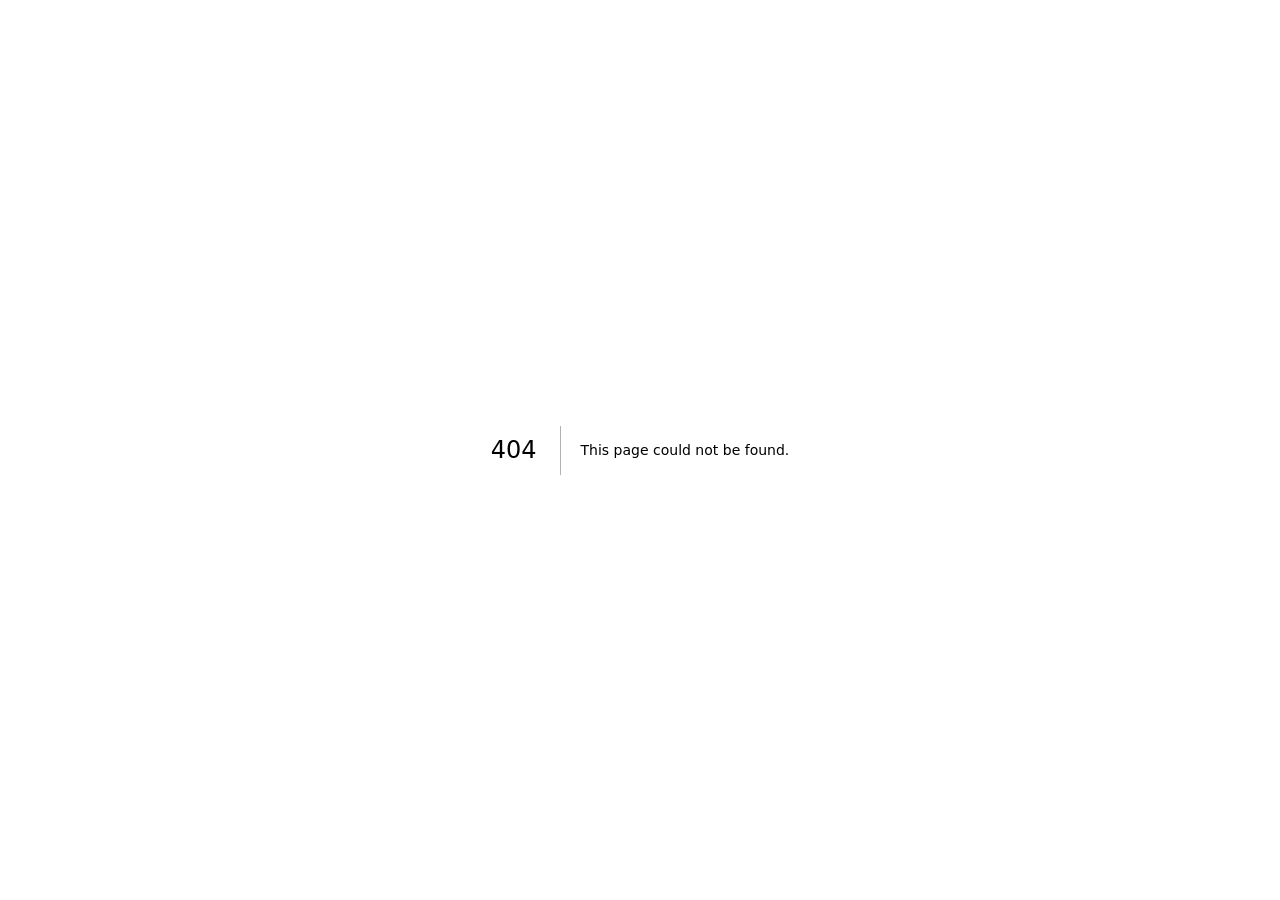
<file: 404/index.html>
<!DOCTYPE html><!--4zC20Qe0Z2luuZCG5_BmN--><html lang="en" class="__variable_81ced4 __variable_caee08"><head><meta charSet="utf-8"/><meta name="viewport" content="width=device-width, initial-scale=1"/><link rel="stylesheet" href="/_next/static/css/b12c83e3fa7f4e14.css" data-precedence="next"/><link rel="preload" as="script" fetchPriority="low" href="/_next/static/chunks/webpack-40d3298a9ee3fdc4.js"/><script src="/_next/static/chunks/4bd1b696-c023c6e3521b1417.js" async=""></script><script src="/_next/static/chunks/255-64e783496c90356a.js" async=""></script><script src="/_next/static/chunks/main-app-9f6fcee67ec179ae.js" async=""></script><meta name="robots" content="noindex"/><title>404: This page could not be found.</title><title>Dental Website Concepts · Abhinandan Tejaswi</title><meta name="description" content="Independent dental website concepts shaped around the defining character of each practice. Creative direction, design and development by Abhinandan Tejaswi, Mumbai."/><meta name="robots" content="index, follow"/><link rel="canonical" href="https://dental.abhinandantejaswi.com/"/><meta property="og:title" content="Dental Website Concepts · Abhinandan Tejaswi"/><meta property="og:description" content="Independent dental website concepts shaped around the defining character of each practice. Creative direction, design and development by Abhinandan Tejaswi, Mumbai."/><meta property="og:url" content="https://dental.abhinandantejaswi.com/"/><meta property="og:site_name" content="Dental Website Concepts — Abhinandan Tejaswi"/><meta property="og:locale" content="en_IN"/><meta property="og:type" content="website"/><meta name="twitter:card" content="summary_large_image"/><meta name="twitter:title" content="Dental Website Concepts · Abhinandan Tejaswi"/><meta name="twitter:description" content="Independent dental website concepts shaped around the defining character of each practice. Creative direction, design and development by Abhinandan Tejaswi, Mumbai."/><link rel="icon" href="/icon.svg?7239f412523da833" type="image/svg+xml" sizes="any"/><script src="/_next/static/chunks/polyfills-42372ed130431b0a.js" noModule=""></script></head><body><div hidden=""><!--$--><!--/$--></div><div style="font-family:system-ui,&quot;Segoe UI&quot;,Roboto,Helvetica,Arial,sans-serif,&quot;Apple Color Emoji&quot;,&quot;Segoe UI Emoji&quot;;height:100vh;text-align:center;display:flex;flex-direction:column;align-items:center;justify-content:center"><div><style>body{color:#000;background:#fff;margin:0}.next-error-h1{border-right:1px solid rgba(0,0,0,.3)}@media (prefers-color-scheme:dark){body{color:#fff;background:#000}.next-error-h1{border-right:1px solid rgba(255,255,255,.3)}}</style><h1 class="next-error-h1" style="display:inline-block;margin:0 20px 0 0;padding:0 23px 0 0;font-size:24px;font-weight:500;vertical-align:top;line-height:49px">404</h1><div style="display:inline-block"><h2 style="font-size:14px;font-weight:400;line-height:49px;margin:0">This page could not be found.</h2></div></div></div><!--$--><!--/$--><script src="/_next/static/chunks/webpack-40d3298a9ee3fdc4.js" id="_R_" async=""></script><script>(self.__next_f=self.__next_f||[]).push([0])</script><script>self.__next_f.push([1,"1:\"$Sreact.fragment\"\n2:I[9766,[],\"\"]\n3:I[8924,[],\"\"]\n4:I[4431,[],\"OutletBoundary\"]\n6:I[5278,[],\"AsyncMetadataOutlet\"]\n8:I[4431,[],\"ViewportBoundary\"]\na:I[4431,[],\"MetadataBoundary\"]\nb:\"$Sreact.suspense\"\nd:I[7150,[],\"\"]\n:HL[\"/_next/static/css/b12c83e3fa7f4e14.css\",\"style\"]\n"])</script><script>self.__next_f.push([1,"0:{\"P\":null,\"b\":\"4zC20Qe0Z2luuZCG5_BmN\",\"p\":\"\",\"c\":[\"\",\"_not-found\",\"\"],\"i\":false,\"f\":[[[\"\",{\"children\":[\"/_not-found\",{\"children\":[\"__PAGE__\",{}]}]},\"$undefined\",\"$undefined\",true],[\"\",[\"$\",\"$1\",\"c\",{\"children\":[[[\"$\",\"link\",\"0\",{\"rel\":\"stylesheet\",\"href\":\"/_next/static/css/b12c83e3fa7f4e14.css\",\"precedence\":\"next\",\"crossOrigin\":\"$undefined\",\"nonce\":\"$undefined\"}]],[\"$\",\"html\",null,{\"lang\":\"en\",\"className\":\"__variable_81ced4 __variable_caee08\",\"children\":[\"$\",\"body\",null,{\"children\":[\"$\",\"$L2\",null,{\"parallelRouterKey\":\"children\",\"error\":\"$undefined\",\"errorStyles\":\"$undefined\",\"errorScripts\":\"$undefined\",\"template\":[\"$\",\"$L3\",null,{}],\"templateStyles\":\"$undefined\",\"templateScripts\":\"$undefined\",\"notFound\":\"$undefined\",\"forbidden\":\"$undefined\",\"unauthorized\":\"$undefined\"}]}]}]]}],{\"children\":[\"/_not-found\",[\"$\",\"$1\",\"c\",{\"children\":[null,[\"$\",\"$L2\",null,{\"parallelRouterKey\":\"children\",\"error\":\"$undefined\",\"errorStyles\":\"$undefined\",\"errorScripts\":\"$undefined\",\"template\":[\"$\",\"$L3\",null,{}],\"templateStyles\":\"$undefined\",\"templateScripts\":\"$undefined\",\"notFound\":\"$undefined\",\"forbidden\":\"$undefined\",\"unauthorized\":\"$undefined\"}]]}],{\"children\":[\"__PAGE__\",[\"$\",\"$1\",\"c\",{\"children\":[[[\"$\",\"title\",null,{\"children\":\"404: This page could not be found.\"}],[\"$\",\"div\",null,{\"style\":{\"fontFamily\":\"system-ui,\\\"Segoe UI\\\",Roboto,Helvetica,Arial,sans-serif,\\\"Apple Color Emoji\\\",\\\"Segoe UI Emoji\\\"\",\"height\":\"100vh\",\"textAlign\":\"center\",\"display\":\"flex\",\"flexDirection\":\"column\",\"alignItems\":\"center\",\"justifyContent\":\"center\"},\"children\":[\"$\",\"div\",null,{\"children\":[[\"$\",\"style\",null,{\"dangerouslySetInnerHTML\":{\"__html\":\"body{color:#000;background:#fff;margin:0}.next-error-h1{border-right:1px solid rgba(0,0,0,.3)}@media (prefers-color-scheme:dark){body{color:#fff;background:#000}.next-error-h1{border-right:1px solid rgba(255,255,255,.3)}}\"}}],[\"$\",\"h1\",null,{\"className\":\"next-error-h1\",\"style\":{\"display\":\"inline-block\",\"margin\":\"0 20px 0 0\",\"padding\":\"0 23px 0 0\",\"fontSize\":24,\"fontWeight\":500,\"verticalAlign\":\"top\",\"lineHeight\":\"49px\"},\"children\":404}],[\"$\",\"div\",null,{\"style\":{\"display\":\"inline-block\"},\"children\":[\"$\",\"h2\",null,{\"style\":{\"fontSize\":14,\"fontWeight\":400,\"lineHeight\":\"49px\",\"margin\":0},\"children\":\"This page could not be found.\"}]}]]}]}]],null,[\"$\",\"$L4\",null,{\"children\":[\"$L5\",[\"$\",\"$L6\",null,{\"promise\":\"$@7\"}]]}]]}],{},null,false]},null,false]},null,false],[\"$\",\"$1\",\"h\",{\"children\":[[\"$\",\"meta\",null,{\"name\":\"robots\",\"content\":\"noindex\"}],[[\"$\",\"$L8\",null,{\"children\":\"$L9\"}],null],[\"$\",\"$La\",null,{\"children\":[\"$\",\"div\",null,{\"hidden\":true,\"children\":[\"$\",\"$b\",null,{\"fallback\":null,\"children\":\"$Lc\"}]}]}]]}],false]],\"m\":\"$undefined\",\"G\":[\"$d\",[]],\"s\":false,\"S\":true}\n"])</script><script>self.__next_f.push([1,"9:[[\"$\",\"meta\",\"0\",{\"charSet\":\"utf-8\"}],[\"$\",\"meta\",\"1\",{\"name\":\"viewport\",\"content\":\"width=device-width, initial-scale=1\"}]]\n5:null\n"])</script><script>self.__next_f.push([1,"e:I[622,[],\"IconMark\"]\n"])</script><script>self.__next_f.push([1,"7:{\"metadata\":[[\"$\",\"title\",\"0\",{\"children\":\"Dental Website Concepts · Abhinandan Tejaswi\"}],[\"$\",\"meta\",\"1\",{\"name\":\"description\",\"content\":\"Independent dental website concepts shaped around the defining character of each practice. Creative direction, design and development by Abhinandan Tejaswi, Mumbai.\"}],[\"$\",\"meta\",\"2\",{\"name\":\"robots\",\"content\":\"index, follow\"}],[\"$\",\"link\",\"3\",{\"rel\":\"canonical\",\"href\":\"https://dental.abhinandantejaswi.com/\"}],[\"$\",\"meta\",\"4\",{\"property\":\"og:title\",\"content\":\"Dental Website Concepts · Abhinandan Tejaswi\"}],[\"$\",\"meta\",\"5\",{\"property\":\"og:description\",\"content\":\"Independent dental website concepts shaped around the defining character of each practice. Creative direction, design and development by Abhinandan Tejaswi, Mumbai.\"}],[\"$\",\"meta\",\"6\",{\"property\":\"og:url\",\"content\":\"https://dental.abhinandantejaswi.com/\"}],[\"$\",\"meta\",\"7\",{\"property\":\"og:site_name\",\"content\":\"Dental Website Concepts — Abhinandan Tejaswi\"}],[\"$\",\"meta\",\"8\",{\"property\":\"og:locale\",\"content\":\"en_IN\"}],[\"$\",\"meta\",\"9\",{\"property\":\"og:type\",\"content\":\"website\"}],[\"$\",\"meta\",\"10\",{\"name\":\"twitter:card\",\"content\":\"summary_large_image\"}],[\"$\",\"meta\",\"11\",{\"name\":\"twitter:title\",\"content\":\"Dental Website Concepts · Abhinandan Tejaswi\"}],[\"$\",\"meta\",\"12\",{\"name\":\"twitter:description\",\"content\":\"Independent dental website concepts shaped around the defining character of each practice. Creative direction, design and development by Abhinandan Tejaswi, Mumbai.\"}],[\"$\",\"link\",\"13\",{\"rel\":\"icon\",\"href\":\"/icon.svg?7239f412523da833\",\"type\":\"image/svg+xml\",\"sizes\":\"any\"}],[\"$\",\"$Le\",\"14\",{}]],\"error\":null,\"digest\":\"$undefined\"}\n"])</script><script>self.__next_f.push([1,"c:\"$7:metadata\"\n"])</script></body></html>
</file>
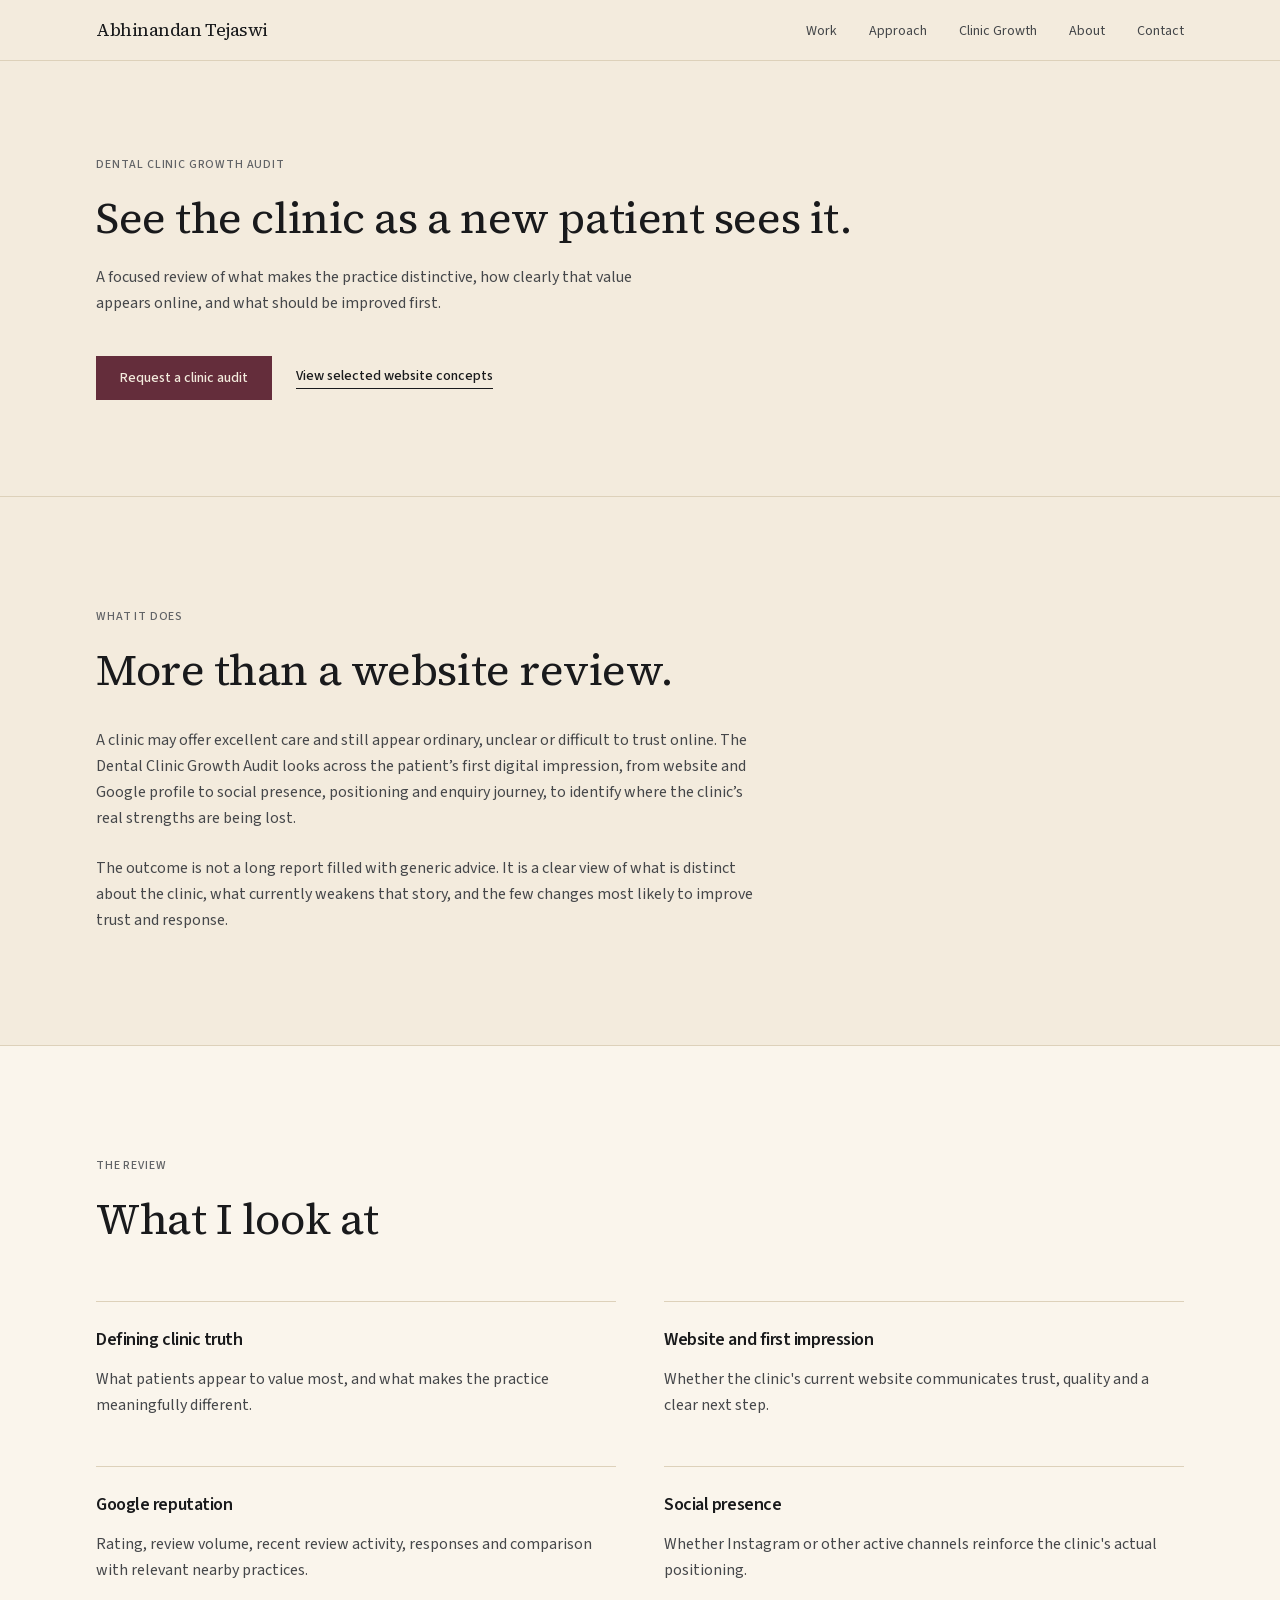
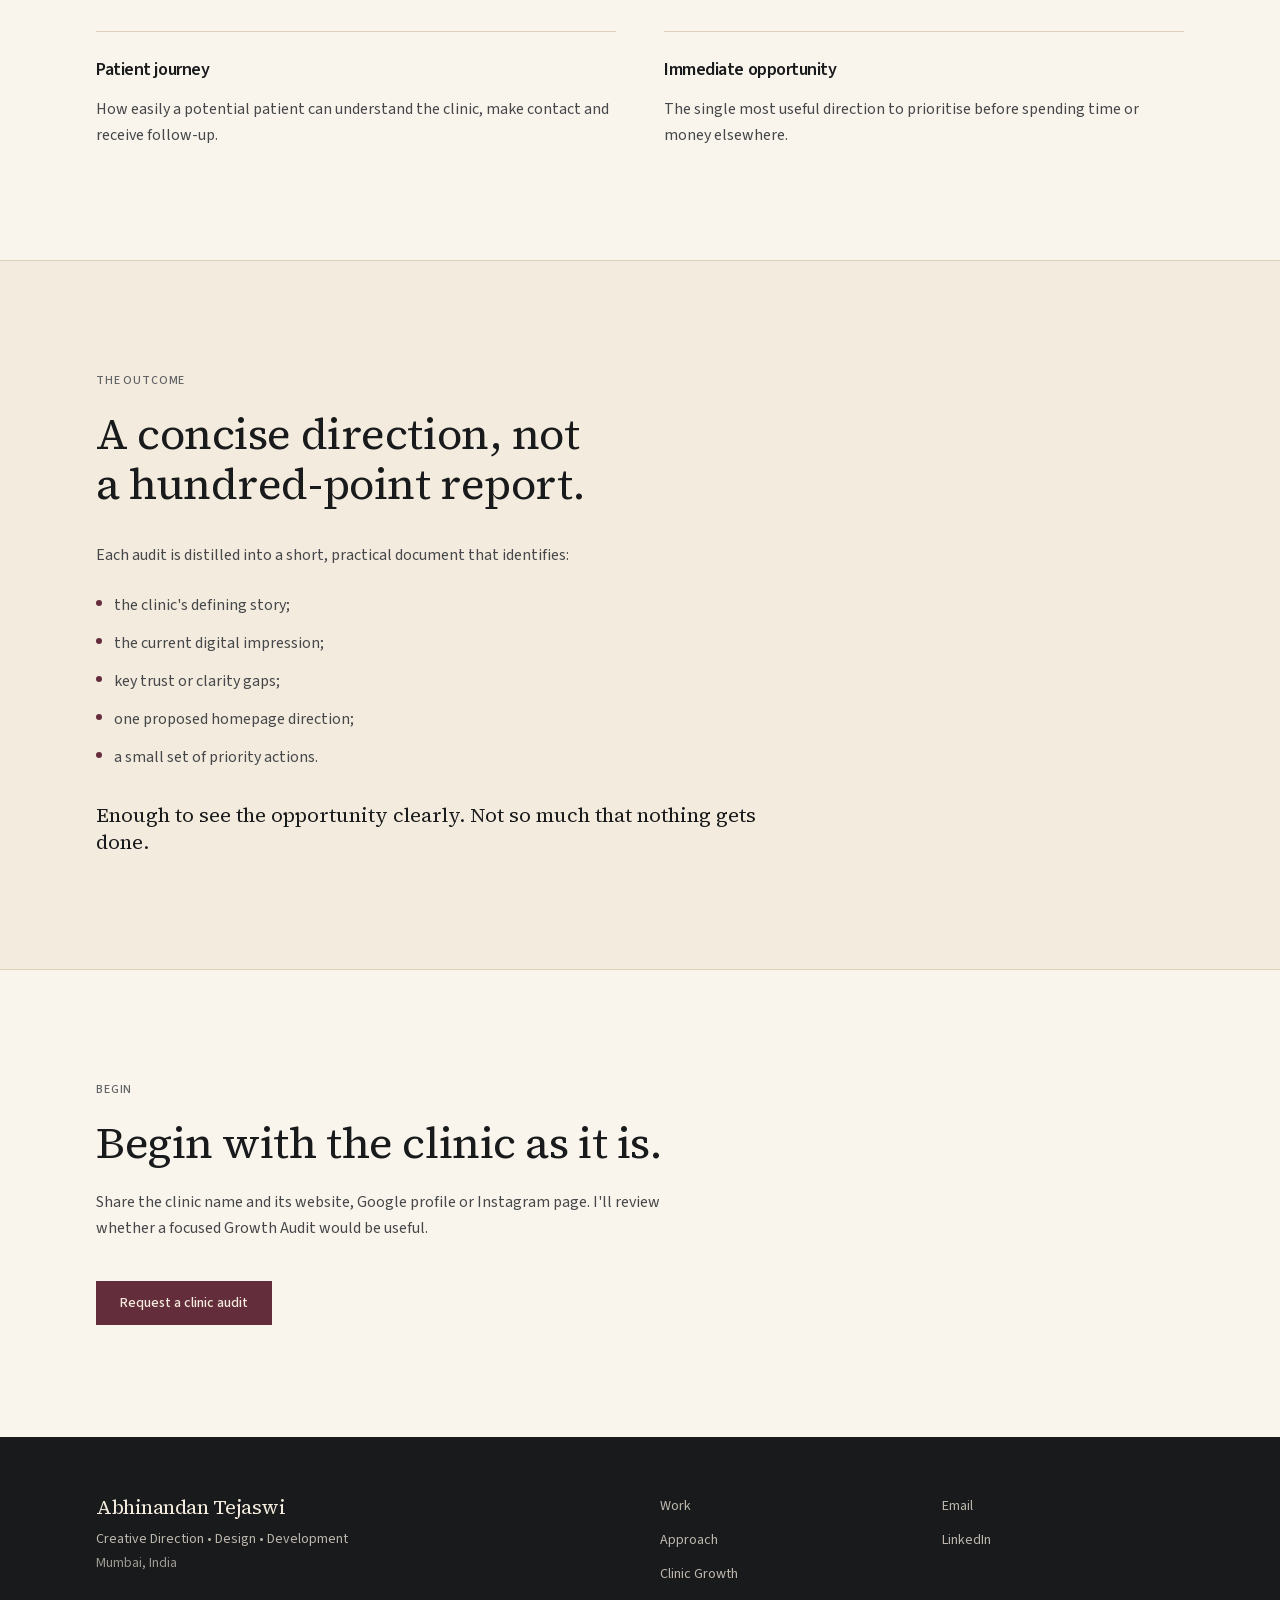
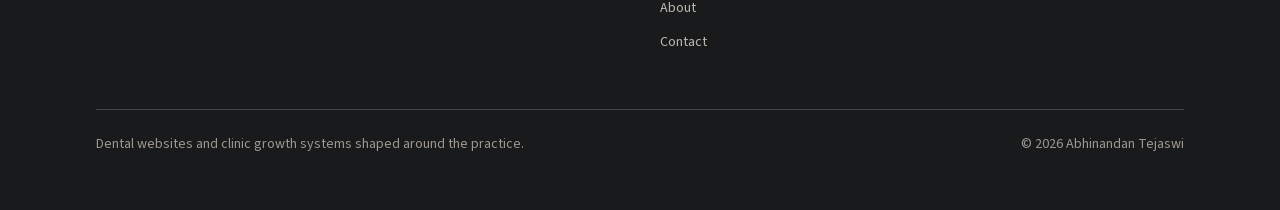
<file: growth-audit/index.html>
<!DOCTYPE html><!--4zC20Qe0Z2luuZCG5_BmN--><html lang="en" class="__variable_81ced4 __variable_caee08"><head><meta charSet="utf-8"/><meta name="viewport" content="width=device-width, initial-scale=1"/><link rel="stylesheet" href="/_next/static/css/b12c83e3fa7f4e14.css" data-precedence="next"/><link rel="preload" as="script" fetchPriority="low" href="/_next/static/chunks/webpack-40d3298a9ee3fdc4.js"/><script src="/_next/static/chunks/4bd1b696-c023c6e3521b1417.js" async=""></script><script src="/_next/static/chunks/255-64e783496c90356a.js" async=""></script><script src="/_next/static/chunks/main-app-9f6fcee67ec179ae.js" async=""></script><script src="/_next/static/chunks/619-ba102abea3e3d0e4.js" async=""></script><script src="/_next/static/chunks/app/growth-audit/page-adb7e52316b653dd.js" async=""></script><title>Dental Clinic Growth Audit · Abhinandan Tejaswi</title><meta name="description" content="A focused review of a dental clinic&#x27;s positioning, website, Google reputation, social presence and patient enquiry journey."/><meta name="robots" content="index, follow"/><link rel="canonical" href="https://dental.abhinandantejaswi.com/growth-audit/"/><meta property="og:title" content="Dental Clinic Growth Audit · Abhinandan Tejaswi"/><meta property="og:description" content="A focused review of a dental clinic&#x27;s positioning, website, Google reputation, social presence and patient enquiry journey."/><meta property="og:url" content="https://dental.abhinandantejaswi.com/growth-audit/"/><meta property="og:type" content="article"/><meta name="twitter:card" content="summary_large_image"/><meta name="twitter:title" content="Dental Website Concepts · Abhinandan Tejaswi"/><meta name="twitter:description" content="Independent dental website concepts shaped around the defining character of each practice. Creative direction, design and development by Abhinandan Tejaswi, Mumbai."/><link rel="icon" href="/icon.svg?7239f412523da833" type="image/svg+xml" sizes="any"/><script src="/_next/static/chunks/polyfills-42372ed130431b0a.js" noModule=""></script></head><body><div hidden=""><!--$--><!--/$--></div><a href="#audit-main" class="sr-only focus:not-sr-only focus:absolute focus:left-4 focus:top-4 focus:z-[60] focus:bg-ink focus:px-4 focus:py-2 focus:text-paper">Skip to content</a><header class="sticky top-0 z-50 border-b border-line bg-paper/95 backdrop-blur-sm"><div class="mx-auto flex max-w-6xl items-center justify-between px-5 py-4 sm:px-8"><a class="font-serif text-lg tracking-tight" href="/#top">Abhinandan Tejaswi</a><nav aria-label="Primary" class="hidden md:block"><ul class="flex items-center gap-8"><li><a class="text-sm text-ink-soft transition-colors hover:text-accent" href="/#work">Work</a></li><li><a class="text-sm text-ink-soft transition-colors hover:text-accent" href="/#approach">Approach</a></li><li><a class="text-sm text-ink-soft transition-colors hover:text-accent" href="/#growth">Clinic Growth</a></li><li><a class="text-sm text-ink-soft transition-colors hover:text-accent" href="/#about">About</a></li><li><a class="text-sm text-ink-soft transition-colors hover:text-accent" href="/#contact">Contact</a></li></ul></nav><button type="button" class="md:hidden" aria-expanded="false" aria-controls="mobile-menu"><span class="sr-only">Open menu</span><span aria-hidden="true" class="block w-6"><span class="mb-1.5 block h-px bg-ink transition-transform "></span><span class="block h-px bg-ink transition-transform "></span></span></button></div></header><main id="audit-main"><section aria-label="Dental Clinic Growth Audit" class="border-b border-line"><div class="mx-auto max-w-6xl px-5 pt-16 pb-16 sm:px-8 sm:pt-24 sm:pb-24"><div data-reveal="pending" class="reveal "><div class="max-w-3xl"><p class="mb-5 text-xs font-medium uppercase tracking-wide2 text-ink-faint">Dental Clinic Growth Audit</p><h1 class="font-serif text-3xl leading-[1.15] tracking-[-0.01em] text-balance sm:text-4xl md:text-[2.75rem]">See the clinic as a new patient sees it.</h1><p class="mt-5 max-w-xl text-base leading-relaxed text-ink-soft">A focused review of what makes the practice distinctive, how clearly that value appears online, and what should be improved first.</p></div><div class="mt-10 flex flex-wrap items-center gap-x-6 gap-y-4"><a class="inline-flex items-center gap-2 px-6 py-3 text-sm font-medium transition-colors bg-accent text-paper hover:bg-accent-deep" href="/#contact">Request a clinic audit</a><a href="/#work" class="border-b border-current pb-0.5 text-sm font-medium text-ink transition-colors hover:border-accent hover:text-accent">View selected website concepts</a></div></div></div></section><section aria-label="What the audit does"><div class="mx-auto max-w-6xl px-5 py-20 sm:px-8 sm:py-28"><div data-reveal="pending" class="reveal "><div class="max-w-3xl"><p class="mb-5 text-xs font-medium uppercase tracking-wide2 text-ink-faint">What it does</p><h2 class="font-serif text-3xl leading-[1.15] tracking-[-0.01em] text-balance sm:text-4xl md:text-[2.75rem]">More than a website review.</h2></div><div class="mt-8 max-w-2xl space-y-6 text-base leading-relaxed text-ink-soft"><p>A clinic may offer excellent care and still appear ordinary, unclear or difficult to trust online. The Dental Clinic Growth Audit looks across the patient’s first digital impression, from website and Google profile to social presence, positioning and enquiry journey, to identify where the clinic’s real strengths are being lost.</p><p>The outcome is not a long report filled with generic advice. It is a clear view of what is distinct about the clinic, what currently weakens that story, and the few changes most likely to improve trust and response.</p></div></div></div></section><section aria-label="What is reviewed" class="border-y border-line bg-paper-bright"><div class="mx-auto max-w-6xl px-5 py-20 sm:px-8 sm:py-28"><div data-reveal="pending" class="reveal "><div class="max-w-3xl"><p class="mb-5 text-xs font-medium uppercase tracking-wide2 text-ink-faint">The review</p><h2 class="font-serif text-3xl leading-[1.15] tracking-[-0.01em] text-balance sm:text-4xl md:text-[2.75rem]">What I look at</h2></div></div><div class="mt-14 grid gap-x-12 gap-y-12 md:grid-cols-2"><div data-reveal="pending" class="reveal "><div class="border-t border-line pt-6"><h3 class="text-lg font-semibold tracking-tight">Defining clinic truth</h3><p class="mt-3 text-base leading-relaxed text-ink-soft">What patients appear to value most, and what makes the practice meaningfully different.</p></div></div><div data-reveal="pending" class="reveal " style="transition-delay:90ms"><div class="border-t border-line pt-6"><h3 class="text-lg font-semibold tracking-tight">Website and first impression</h3><p class="mt-3 text-base leading-relaxed text-ink-soft">Whether the clinic&#x27;s current website communicates trust, quality and a clear next step.</p></div></div><div data-reveal="pending" class="reveal "><div class="border-t border-line pt-6"><h3 class="text-lg font-semibold tracking-tight">Google reputation</h3><p class="mt-3 text-base leading-relaxed text-ink-soft">Rating, review volume, recent review activity, responses and comparison with relevant nearby practices.</p></div></div><div data-reveal="pending" class="reveal " style="transition-delay:90ms"><div class="border-t border-line pt-6"><h3 class="text-lg font-semibold tracking-tight">Social presence</h3><p class="mt-3 text-base leading-relaxed text-ink-soft">Whether Instagram or other active channels reinforce the clinic&#x27;s actual positioning.</p></div></div><div data-reveal="pending" class="reveal "><div class="border-t border-line pt-6"><h3 class="text-lg font-semibold tracking-tight">Patient journey</h3><p class="mt-3 text-base leading-relaxed text-ink-soft">How easily a potential patient can understand the clinic, make contact and receive follow-up.</p></div></div><div data-reveal="pending" class="reveal " style="transition-delay:90ms"><div class="border-t border-line pt-6"><h3 class="text-lg font-semibold tracking-tight">Immediate opportunity</h3><p class="mt-3 text-base leading-relaxed text-ink-soft">The single most useful direction to prioritise before spending time or money elsewhere.</p></div></div></div></div></section><section aria-label="What the clinic receives"><div class="mx-auto max-w-6xl px-5 py-20 sm:px-8 sm:py-28"><div data-reveal="pending" class="reveal "><div class="max-w-3xl"><p class="mb-5 text-xs font-medium uppercase tracking-wide2 text-ink-faint">The outcome</p><h2 class="font-serif text-3xl leading-[1.15] tracking-[-0.01em] text-balance sm:text-4xl md:text-[2.75rem]">A concise direction, not a hundred-point report.</h2></div><div class="mt-8 max-w-2xl"><p class="text-base leading-relaxed text-ink-soft">Each audit is distilled into a short, practical document that identifies:</p><ul class="mt-6 space-y-3"><li class="flex gap-3 text-base leading-relaxed text-ink-soft"><span aria-hidden="true" class="mt-2 h-1.5 w-1.5 shrink-0 rounded-full bg-accent"></span><span>the clinic&#x27;s defining story;</span></li><li class="flex gap-3 text-base leading-relaxed text-ink-soft"><span aria-hidden="true" class="mt-2 h-1.5 w-1.5 shrink-0 rounded-full bg-accent"></span><span>the current digital impression;</span></li><li class="flex gap-3 text-base leading-relaxed text-ink-soft"><span aria-hidden="true" class="mt-2 h-1.5 w-1.5 shrink-0 rounded-full bg-accent"></span><span>key trust or clarity gaps;</span></li><li class="flex gap-3 text-base leading-relaxed text-ink-soft"><span aria-hidden="true" class="mt-2 h-1.5 w-1.5 shrink-0 rounded-full bg-accent"></span><span>one proposed homepage direction;</span></li><li class="flex gap-3 text-base leading-relaxed text-ink-soft"><span aria-hidden="true" class="mt-2 h-1.5 w-1.5 shrink-0 rounded-full bg-accent"></span><span>a small set of priority actions.</span></li></ul><p class="mt-8 font-serif text-xl leading-snug text-ink">Enough to see the opportunity clearly. Not so much that nothing gets done.</p></div></div></div></section><section aria-label="Request a clinic audit" class="border-t border-line bg-paper-bright"><div class="mx-auto max-w-6xl px-5 py-20 sm:px-8 sm:py-28"><div data-reveal="pending" class="reveal "><div class="max-w-3xl"><p class="mb-5 text-xs font-medium uppercase tracking-wide2 text-ink-faint">Begin</p><h2 class="font-serif text-3xl leading-[1.15] tracking-[-0.01em] text-balance sm:text-4xl md:text-[2.75rem]">Begin with the clinic as it is.</h2><p class="mt-5 max-w-xl text-base leading-relaxed text-ink-soft">Share the clinic name and its website, Google profile or Instagram page. I&#x27;ll review whether a focused Growth Audit would be useful.</p></div><div class="mt-10"><a class="inline-flex items-center gap-2 px-6 py-3 text-sm font-medium transition-colors bg-accent text-paper hover:bg-accent-deep" href="/#contact">Request a clinic audit</a></div></div></div></section></main><footer class="bg-ink text-bone"><div class="mx-auto max-w-6xl px-5 py-14 sm:px-8"><div class="grid gap-10 md:grid-cols-12"><div class="md:col-span-6"><p class="font-serif text-xl tracking-tight">Abhinandan Tejaswi</p><p class="mt-2 text-sm text-bone/75">Creative Direction • Design • Development</p><p class="mt-1 text-sm text-bone/60">Mumbai, India</p></div><nav aria-label="Footer" class="md:col-span-3"><ul class="space-y-2.5"><li><a class="text-sm text-bone/75 transition-colors hover:text-bone" href="/#work">Work</a></li><li><a class="text-sm text-bone/75 transition-colors hover:text-bone" href="/#approach">Approach</a></li><li><a class="text-sm text-bone/75 transition-colors hover:text-bone" href="/#growth">Clinic Growth</a></li><li><a class="text-sm text-bone/75 transition-colors hover:text-bone" href="/#about">About</a></li><li><a class="text-sm text-bone/75 transition-colors hover:text-bone" href="/#contact">Contact</a></li></ul></nav><div class="md:col-span-3"><ul class="space-y-2.5"><li><a href="mailto:tejaswi1982@gmail.com" class="text-sm text-bone/75 transition-colors hover:text-bone">Email</a></li><li><a href="https://www.linkedin.com/in/abhinandantejaswi/" target="_blank" rel="noopener noreferrer" aria-label="View Abhinandan Tejaswi on LinkedIn" class="text-sm text-bone/75 transition-colors hover:text-bone">LinkedIn</a></li></ul></div></div><div class="mt-14 flex flex-col gap-3 border-t border-bone/20 pt-6 sm:flex-row sm:items-center sm:justify-between"><p class="text-sm text-bone/60">Dental websites and clinic growth systems shaped around the practice.</p><p class="text-sm text-bone/60">© <!-- -->2026<!-- --> <!-- -->Abhinandan Tejaswi</p></div></div></footer><!--$--><!--/$--><script src="/_next/static/chunks/webpack-40d3298a9ee3fdc4.js" id="_R_" async=""></script><script>(self.__next_f=self.__next_f||[]).push([0])</script><script>self.__next_f.push([1,"1:\"$Sreact.fragment\"\n2:I[9766,[],\"\"]\n3:I[8924,[],\"\"]\n4:I[1725,[\"619\",\"static/chunks/619-ba102abea3e3d0e4.js\",\"386\",\"static/chunks/app/growth-audit/page-adb7e52316b653dd.js\"],\"default\"]\n5:I[773,[\"619\",\"static/chunks/619-ba102abea3e3d0e4.js\",\"386\",\"static/chunks/app/growth-audit/page-adb7e52316b653dd.js\"],\"default\"]\n6:I[2619,[\"619\",\"static/chunks/619-ba102abea3e3d0e4.js\",\"386\",\"static/chunks/app/growth-audit/page-adb7e52316b653dd.js\"],\"\"]\nf:I[7150,[],\"\"]\n:HL[\"/_next/static/css/b12c83e3fa7f4e14.css\",\"style\"]\n"])</script><script>self.__next_f.push([1,"0:{\"P\":null,\"b\":\"4zC20Qe0Z2luuZCG5_BmN\",\"p\":\"\",\"c\":[\"\",\"growth-audit\",\"\"],\"i\":false,\"f\":[[[\"\",{\"children\":[\"growth-audit\",{\"children\":[\"__PAGE__\",{}]}]},\"$undefined\",\"$undefined\",true],[\"\",[\"$\",\"$1\",\"c\",{\"children\":[[[\"$\",\"link\",\"0\",{\"rel\":\"stylesheet\",\"href\":\"/_next/static/css/b12c83e3fa7f4e14.css\",\"precedence\":\"next\",\"crossOrigin\":\"$undefined\",\"nonce\":\"$undefined\"}]],[\"$\",\"html\",null,{\"lang\":\"en\",\"className\":\"__variable_81ced4 __variable_caee08\",\"children\":[\"$\",\"body\",null,{\"children\":[\"$\",\"$L2\",null,{\"parallelRouterKey\":\"children\",\"error\":\"$undefined\",\"errorStyles\":\"$undefined\",\"errorScripts\":\"$undefined\",\"template\":[\"$\",\"$L3\",null,{}],\"templateStyles\":\"$undefined\",\"templateScripts\":\"$undefined\",\"notFound\":[[[\"$\",\"title\",null,{\"children\":\"404: This page could not be found.\"}],[\"$\",\"div\",null,{\"style\":{\"fontFamily\":\"system-ui,\\\"Segoe UI\\\",Roboto,Helvetica,Arial,sans-serif,\\\"Apple Color Emoji\\\",\\\"Segoe UI Emoji\\\"\",\"height\":\"100vh\",\"textAlign\":\"center\",\"display\":\"flex\",\"flexDirection\":\"column\",\"alignItems\":\"center\",\"justifyContent\":\"center\"},\"children\":[\"$\",\"div\",null,{\"children\":[[\"$\",\"style\",null,{\"dangerouslySetInnerHTML\":{\"__html\":\"body{color:#000;background:#fff;margin:0}.next-error-h1{border-right:1px solid rgba(0,0,0,.3)}@media (prefers-color-scheme:dark){body{color:#fff;background:#000}.next-error-h1{border-right:1px solid rgba(255,255,255,.3)}}\"}}],[\"$\",\"h1\",null,{\"className\":\"next-error-h1\",\"style\":{\"display\":\"inline-block\",\"margin\":\"0 20px 0 0\",\"padding\":\"0 23px 0 0\",\"fontSize\":24,\"fontWeight\":500,\"verticalAlign\":\"top\",\"lineHeight\":\"49px\"},\"children\":404}],[\"$\",\"div\",null,{\"style\":{\"display\":\"inline-block\"},\"children\":[\"$\",\"h2\",null,{\"style\":{\"fontSize\":14,\"fontWeight\":400,\"lineHeight\":\"49px\",\"margin\":0},\"children\":\"This page could not be found.\"}]}]]}]}]],[]],\"forbidden\":\"$undefined\",\"unauthorized\":\"$undefined\"}]}]}]]}],{\"children\":[\"growth-audit\",[\"$\",\"$1\",\"c\",{\"children\":[null,[\"$\",\"$L2\",null,{\"parallelRouterKey\":\"children\",\"error\":\"$undefined\",\"errorStyles\":\"$undefined\",\"errorScripts\":\"$undefined\",\"template\":[\"$\",\"$L3\",null,{}],\"templateStyles\":\"$undefined\",\"templateScripts\":\"$undefined\",\"notFound\":\"$undefined\",\"forbidden\":\"$undefined\",\"unauthorized\":\"$undefined\"}]]}],{\"children\":[\"__PAGE__\",[\"$\",\"$1\",\"c\",{\"children\":[[[\"$\",\"a\",null,{\"href\":\"#audit-main\",\"className\":\"sr-only focus:not-sr-only focus:absolute focus:left-4 focus:top-4 focus:z-[60] focus:bg-ink focus:px-4 focus:py-2 focus:text-paper\",\"children\":\"Skip to content\"}],[\"$\",\"$L4\",null,{}],[\"$\",\"main\",null,{\"id\":\"audit-main\",\"children\":[[\"$\",\"section\",null,{\"aria-label\":\"Dental Clinic Growth Audit\",\"className\":\"border-b border-line\",\"children\":[\"$\",\"div\",null,{\"className\":\"mx-auto max-w-6xl px-5 pt-16 pb-16 sm:px-8 sm:pt-24 sm:pb-24\",\"children\":[\"$\",\"$L5\",null,{\"children\":[[\"$\",\"div\",null,{\"className\":\"max-w-3xl\",\"children\":[[\"$\",\"p\",null,{\"className\":\"mb-5 text-xs font-medium uppercase tracking-wide2 text-ink-faint\",\"children\":\"Dental Clinic Growth Audit\"}],[\"$\",\"h1\",null,{\"className\":\"font-serif text-3xl leading-[1.15] tracking-[-0.01em] text-balance sm:text-4xl md:text-[2.75rem]\",\"children\":\"See the clinic as a new patient sees it.\"}],[\"$\",\"p\",null,{\"className\":\"mt-5 max-w-xl text-base leading-relaxed text-ink-soft\",\"children\":\"A focused review of what makes the practice distinctive, how clearly that value appears online, and what should be improved first.\"}]]}],[\"$\",\"div\",null,{\"className\":\"mt-10 flex flex-wrap items-center gap-x-6 gap-y-4\",\"children\":[[\"$\",\"$L6\",null,{\"href\":\"/#contact\",\"className\":\"inline-flex items-center gap-2 px-6 py-3 text-sm font-medium transition-colors bg-accent text-paper hover:bg-accent-deep\",\"aria-label\":\"$undefined\",\"children\":\"Request a clinic audit\"}],[\"$\",\"a\",null,{\"href\":\"/#work\",\"className\":\"border-b border-current pb-0.5 text-sm font-medium text-ink transition-colors hover:border-accent hover:text-accent\",\"children\":\"View selected website concepts\"}]]}]]}]}]}],[\"$\",\"section\",null,{\"aria-label\":\"What the audit does\",\"children\":[\"$\",\"div\",null,{\"className\":\"mx-auto max-w-6xl px-5 py-20 sm:px-8 sm:py-28\",\"children\":[\"$\",\"$L5\",null,{\"children\":[[\"$\",\"div\",null,{\"className\":\"max-w-3xl\",\"children\":[[\"$\",\"p\",null,{\"className\":\"mb-5 text-xs font-medium uppercase tracking-wide2 text-ink-faint\",\"children\":\"What it does\"}],[\"$\",\"h2\",null,{\"className\":\"font-serif text-3xl leading-[1.15] tracking-[-0.01em] text-balance sm:text-4xl md:text-[2.75rem]\",\"children\":\"More than a website review.\"}],\"$undefined\"]}],[\"$\",\"div\",null,{\"className\":\"mt-8 max-w-2xl space-y-6 text-base leading-relaxed text-ink-soft\",\"children\":[\"$L7\",\"$L8\"]}]]}]}]}],\"$L9\",\"$La\",\"$Lb\"]}],\"$Lc\"],null,\"$Ld\"]}],{},null,false]},null,false]},null,false],\"$Le\",false]],\"m\":\"$undefined\",\"G\":[\"$f\",[]],\"s\":false,\"S\":true}\n"])</script><script>self.__next_f.push([1,"10:I[4431,[],\"OutletBoundary\"]\n12:I[5278,[],\"AsyncMetadataOutlet\"]\n14:I[4431,[],\"ViewportBoundary\"]\n16:I[4431,[],\"MetadataBoundary\"]\n17:\"$Sreact.suspense\"\n7:[\"$\",\"p\",null,{\"children\":\"A clinic may offer excellent care and still appear ordinary, unclear or difficult to trust online. The Dental Clinic Growth Audit looks across the patient’s first digital impression, from website and Google profile to social presence, positioning and enquiry journey, to identify where the clinic’s real strengths are being lost.\"}]\n8:[\"$\",\"p\",null,{\"children\":\"The outcome is not a long report filled with generic advice. It is a clear view of what is distinct about the clinic, what currently weakens that story, and the few changes most likely to improve trust and response.\"}]\n"])</script><script>self.__next_f.push([1,"9:[\"$\",\"section\",null,{\"aria-label\":\"What is reviewed\",\"className\":\"border-y border-line bg-paper-bright\",\"children\":[\"$\",\"div\",null,{\"className\":\"mx-auto max-w-6xl px-5 py-20 sm:px-8 sm:py-28\",\"children\":[[\"$\",\"$L5\",null,{\"children\":[\"$\",\"div\",null,{\"className\":\"max-w-3xl\",\"children\":[[\"$\",\"p\",null,{\"className\":\"mb-5 text-xs font-medium uppercase tracking-wide2 text-ink-faint\",\"children\":\"The review\"}],[\"$\",\"h2\",null,{\"className\":\"font-serif text-3xl leading-[1.15] tracking-[-0.01em] text-balance sm:text-4xl md:text-[2.75rem]\",\"children\":\"What I look at\"}],\"$undefined\"]}]}],[\"$\",\"div\",null,{\"className\":\"mt-14 grid gap-x-12 gap-y-12 md:grid-cols-2\",\"children\":[[\"$\",\"$L5\",\"Defining clinic truth\",{\"delay\":0,\"children\":[\"$\",\"div\",null,{\"className\":\"border-t border-line pt-6\",\"children\":[[\"$\",\"h3\",null,{\"className\":\"text-lg font-semibold tracking-tight\",\"children\":\"Defining clinic truth\"}],[\"$\",\"p\",null,{\"className\":\"mt-3 text-base leading-relaxed text-ink-soft\",\"children\":\"What patients appear to value most, and what makes the practice meaningfully different.\"}]]}]}],[\"$\",\"$L5\",\"Website and first impression\",{\"delay\":90,\"children\":[\"$\",\"div\",null,{\"className\":\"border-t border-line pt-6\",\"children\":[[\"$\",\"h3\",null,{\"className\":\"text-lg font-semibold tracking-tight\",\"children\":\"Website and first impression\"}],[\"$\",\"p\",null,{\"className\":\"mt-3 text-base leading-relaxed text-ink-soft\",\"children\":\"Whether the clinic's current website communicates trust, quality and a clear next step.\"}]]}]}],[\"$\",\"$L5\",\"Google reputation\",{\"delay\":0,\"children\":[\"$\",\"div\",null,{\"className\":\"border-t border-line pt-6\",\"children\":[[\"$\",\"h3\",null,{\"className\":\"text-lg font-semibold tracking-tight\",\"children\":\"Google reputation\"}],[\"$\",\"p\",null,{\"className\":\"mt-3 text-base leading-relaxed text-ink-soft\",\"children\":\"Rating, review volume, recent review activity, responses and comparison with relevant nearby practices.\"}]]}]}],[\"$\",\"$L5\",\"Social presence\",{\"delay\":90,\"children\":[\"$\",\"div\",null,{\"className\":\"border-t border-line pt-6\",\"children\":[[\"$\",\"h3\",null,{\"className\":\"text-lg font-semibold tracking-tight\",\"children\":\"Social presence\"}],[\"$\",\"p\",null,{\"className\":\"mt-3 text-base leading-relaxed text-ink-soft\",\"children\":\"Whether Instagram or other active channels reinforce the clinic's actual positioning.\"}]]}]}],[\"$\",\"$L5\",\"Patient journey\",{\"delay\":0,\"children\":[\"$\",\"div\",null,{\"className\":\"border-t border-line pt-6\",\"children\":[[\"$\",\"h3\",null,{\"className\":\"text-lg font-semibold tracking-tight\",\"children\":\"Patient journey\"}],[\"$\",\"p\",null,{\"className\":\"mt-3 text-base leading-relaxed text-ink-soft\",\"children\":\"How easily a potential patient can understand the clinic, make contact and receive follow-up.\"}]]}]}],[\"$\",\"$L5\",\"Immediate opportunity\",{\"delay\":90,\"children\":[\"$\",\"div\",null,{\"className\":\"border-t border-line pt-6\",\"children\":[[\"$\",\"h3\",null,{\"className\":\"text-lg font-semibold tracking-tight\",\"children\":\"Immediate opportunity\"}],[\"$\",\"p\",null,{\"className\":\"mt-3 text-base leading-relaxed text-ink-soft\",\"children\":\"The single most useful direction to prioritise before spending time or money elsewhere.\"}]]}]}]]}]]}]}]\n"])</script><script>self.__next_f.push([1,"a:[\"$\",\"section\",null,{\"aria-label\":\"What the clinic receives\",\"children\":[\"$\",\"div\",null,{\"className\":\"mx-auto max-w-6xl px-5 py-20 sm:px-8 sm:py-28\",\"children\":[\"$\",\"$L5\",null,{\"children\":[[\"$\",\"div\",null,{\"className\":\"max-w-3xl\",\"children\":[[\"$\",\"p\",null,{\"className\":\"mb-5 text-xs font-medium uppercase tracking-wide2 text-ink-faint\",\"children\":\"The outcome\"}],[\"$\",\"h2\",null,{\"className\":\"font-serif text-3xl leading-[1.15] tracking-[-0.01em] text-balance sm:text-4xl md:text-[2.75rem]\",\"children\":\"A concise direction, not a hundred-point report.\"}],\"$undefined\"]}],[\"$\",\"div\",null,{\"className\":\"mt-8 max-w-2xl\",\"children\":[[\"$\",\"p\",null,{\"className\":\"text-base leading-relaxed text-ink-soft\",\"children\":\"Each audit is distilled into a short, practical document that identifies:\"}],[\"$\",\"ul\",null,{\"className\":\"mt-6 space-y-3\",\"children\":[[\"$\",\"li\",\"the clinic's defining story;\",{\"className\":\"flex gap-3 text-base leading-relaxed text-ink-soft\",\"children\":[[\"$\",\"span\",null,{\"aria-hidden\":\"true\",\"className\":\"mt-2 h-1.5 w-1.5 shrink-0 rounded-full bg-accent\"}],[\"$\",\"span\",null,{\"children\":\"the clinic's defining story;\"}]]}],[\"$\",\"li\",\"the current digital impression;\",{\"className\":\"flex gap-3 text-base leading-relaxed text-ink-soft\",\"children\":[[\"$\",\"span\",null,{\"aria-hidden\":\"true\",\"className\":\"mt-2 h-1.5 w-1.5 shrink-0 rounded-full bg-accent\"}],[\"$\",\"span\",null,{\"children\":\"the current digital impression;\"}]]}],[\"$\",\"li\",\"key trust or clarity gaps;\",{\"className\":\"flex gap-3 text-base leading-relaxed text-ink-soft\",\"children\":[[\"$\",\"span\",null,{\"aria-hidden\":\"true\",\"className\":\"mt-2 h-1.5 w-1.5 shrink-0 rounded-full bg-accent\"}],[\"$\",\"span\",null,{\"children\":\"key trust or clarity gaps;\"}]]}],[\"$\",\"li\",\"one proposed homepage direction;\",{\"className\":\"flex gap-3 text-base leading-relaxed text-ink-soft\",\"children\":[[\"$\",\"span\",null,{\"aria-hidden\":\"true\",\"className\":\"mt-2 h-1.5 w-1.5 shrink-0 rounded-full bg-accent\"}],[\"$\",\"span\",null,{\"children\":\"one proposed homepage direction;\"}]]}],[\"$\",\"li\",\"a small set of priority actions.\",{\"className\":\"flex gap-3 text-base leading-relaxed text-ink-soft\",\"children\":[[\"$\",\"span\",null,{\"aria-hidden\":\"true\",\"className\":\"mt-2 h-1.5 w-1.5 shrink-0 rounded-full bg-accent\"}],[\"$\",\"span\",null,{\"children\":\"a small set of priority actions.\"}]]}]]}],[\"$\",\"p\",null,{\"className\":\"mt-8 font-serif text-xl leading-snug text-ink\",\"children\":\"Enough to see the opportunity clearly. Not so much that nothing gets done.\"}]]}]]}]}]}]\n"])</script><script>self.__next_f.push([1,"b:[\"$\",\"section\",null,{\"aria-label\":\"Request a clinic audit\",\"className\":\"border-t border-line bg-paper-bright\",\"children\":[\"$\",\"div\",null,{\"className\":\"mx-auto max-w-6xl px-5 py-20 sm:px-8 sm:py-28\",\"children\":[\"$\",\"$L5\",null,{\"children\":[[\"$\",\"div\",null,{\"className\":\"max-w-3xl\",\"children\":[[\"$\",\"p\",null,{\"className\":\"mb-5 text-xs font-medium uppercase tracking-wide2 text-ink-faint\",\"children\":\"Begin\"}],[\"$\",\"h2\",null,{\"className\":\"font-serif text-3xl leading-[1.15] tracking-[-0.01em] text-balance sm:text-4xl md:text-[2.75rem]\",\"children\":\"Begin with the clinic as it is.\"}],[\"$\",\"p\",null,{\"className\":\"mt-5 max-w-xl text-base leading-relaxed text-ink-soft\",\"children\":\"Share the clinic name and its website, Google profile or Instagram page. I'll review whether a focused Growth Audit would be useful.\"}]]}],[\"$\",\"div\",null,{\"className\":\"mt-10\",\"children\":[\"$\",\"$L6\",null,{\"href\":\"/#contact\",\"className\":\"inline-flex items-center gap-2 px-6 py-3 text-sm font-medium transition-colors bg-accent text-paper hover:bg-accent-deep\",\"aria-label\":\"$undefined\",\"children\":\"Request a clinic audit\"}]}]]}]}]}]\n"])</script><script>self.__next_f.push([1,"c:[\"$\",\"footer\",null,{\"className\":\"bg-ink text-bone\",\"children\":[\"$\",\"div\",null,{\"className\":\"mx-auto max-w-6xl px-5 py-14 sm:px-8\",\"children\":[[\"$\",\"div\",null,{\"className\":\"grid gap-10 md:grid-cols-12\",\"children\":[[\"$\",\"div\",null,{\"className\":\"md:col-span-6\",\"children\":[[\"$\",\"p\",null,{\"className\":\"font-serif text-xl tracking-tight\",\"children\":\"Abhinandan Tejaswi\"}],[\"$\",\"p\",null,{\"className\":\"mt-2 text-sm text-bone/75\",\"children\":\"Creative Direction • Design • Development\"}],[\"$\",\"p\",null,{\"className\":\"mt-1 text-sm text-bone/60\",\"children\":\"Mumbai, India\"}]]}],[\"$\",\"nav\",null,{\"aria-label\":\"Footer\",\"className\":\"md:col-span-3\",\"children\":[\"$\",\"ul\",null,{\"className\":\"space-y-2.5\",\"children\":[[\"$\",\"li\",\"/#work\",{\"children\":[\"$\",\"$L6\",null,{\"href\":\"/#work\",\"className\":\"text-sm text-bone/75 transition-colors hover:text-bone\",\"children\":\"Work\"}]}],[\"$\",\"li\",\"/#approach\",{\"children\":[\"$\",\"$L6\",null,{\"href\":\"/#approach\",\"className\":\"text-sm text-bone/75 transition-colors hover:text-bone\",\"children\":\"Approach\"}]}],[\"$\",\"li\",\"/#growth\",{\"children\":[\"$\",\"$L6\",null,{\"href\":\"/#growth\",\"className\":\"text-sm text-bone/75 transition-colors hover:text-bone\",\"children\":\"Clinic Growth\"}]}],[\"$\",\"li\",\"/#about\",{\"children\":[\"$\",\"$L6\",null,{\"href\":\"/#about\",\"className\":\"text-sm text-bone/75 transition-colors hover:text-bone\",\"children\":\"About\"}]}],[\"$\",\"li\",\"/#contact\",{\"children\":[\"$\",\"$L6\",null,{\"href\":\"/#contact\",\"className\":\"text-sm text-bone/75 transition-colors hover:text-bone\",\"children\":\"Contact\"}]}]]}]}],[\"$\",\"div\",null,{\"className\":\"md:col-span-3\",\"children\":[\"$\",\"ul\",null,{\"className\":\"space-y-2.5\",\"children\":[[\"$\",\"li\",null,{\"children\":[\"$\",\"a\",null,{\"href\":\"mailto:tejaswi1982@gmail.com\",\"className\":\"text-sm text-bone/75 transition-colors hover:text-bone\",\"children\":\"Email\"}]}],[[\"$\",\"li\",\"https://www.linkedin.com/in/abhinandantejaswi/\",{\"children\":[\"$\",\"a\",null,{\"href\":\"https://www.linkedin.com/in/abhinandantejaswi/\",\"target\":\"_blank\",\"rel\":\"noopener noreferrer\",\"aria-label\":\"View Abhinandan Tejaswi on LinkedIn\",\"className\":\"text-sm text-bone/75 transition-colors hover:text-bone\",\"children\":\"LinkedIn\"}]}]]]}]}]]}],[\"$\",\"div\",null,{\"className\":\"mt-14 flex flex-col gap-3 border-t border-bone/20 pt-6 sm:flex-row sm:items-center sm:justify-between\",\"children\":[[\"$\",\"p\",null,{\"className\":\"text-sm text-bone/60\",\"children\":\"Dental websites and clinic growth systems shaped around the practice.\"}],[\"$\",\"p\",null,{\"className\":\"text-sm text-bone/60\",\"children\":[\"© \",2026,\" \",\"Abhinandan Tejaswi\"]}]]}]]}]}]\n"])</script><script>self.__next_f.push([1,"d:[\"$\",\"$L10\",null,{\"children\":[\"$L11\",[\"$\",\"$L12\",null,{\"promise\":\"$@13\"}]]}]\ne:[\"$\",\"$1\",\"h\",{\"children\":[null,[[\"$\",\"$L14\",null,{\"children\":\"$L15\"}],null],[\"$\",\"$L16\",null,{\"children\":[\"$\",\"div\",null,{\"hidden\":true,\"children\":[\"$\",\"$17\",null,{\"fallback\":null,\"children\":\"$L18\"}]}]}]]}]\n"])</script><script>self.__next_f.push([1,"15:[[\"$\",\"meta\",\"0\",{\"charSet\":\"utf-8\"}],[\"$\",\"meta\",\"1\",{\"name\":\"viewport\",\"content\":\"width=device-width, initial-scale=1\"}]]\n11:null\n"])</script><script>self.__next_f.push([1,"19:I[622,[],\"IconMark\"]\n"])</script><script>self.__next_f.push([1,"13:{\"metadata\":[[\"$\",\"title\",\"0\",{\"children\":\"Dental Clinic Growth Audit · Abhinandan Tejaswi\"}],[\"$\",\"meta\",\"1\",{\"name\":\"description\",\"content\":\"A focused review of a dental clinic's positioning, website, Google reputation, social presence and patient enquiry journey.\"}],[\"$\",\"meta\",\"2\",{\"name\":\"robots\",\"content\":\"index, follow\"}],[\"$\",\"link\",\"3\",{\"rel\":\"canonical\",\"href\":\"https://dental.abhinandantejaswi.com/growth-audit/\"}],[\"$\",\"meta\",\"4\",{\"property\":\"og:title\",\"content\":\"Dental Clinic Growth Audit · Abhinandan Tejaswi\"}],[\"$\",\"meta\",\"5\",{\"property\":\"og:description\",\"content\":\"A focused review of a dental clinic's positioning, website, Google reputation, social presence and patient enquiry journey.\"}],[\"$\",\"meta\",\"6\",{\"property\":\"og:url\",\"content\":\"https://dental.abhinandantejaswi.com/growth-audit/\"}],[\"$\",\"meta\",\"7\",{\"property\":\"og:type\",\"content\":\"article\"}],[\"$\",\"meta\",\"8\",{\"name\":\"twitter:card\",\"content\":\"summary_large_image\"}],[\"$\",\"meta\",\"9\",{\"name\":\"twitter:title\",\"content\":\"Dental Website Concepts · Abhinandan Tejaswi\"}],[\"$\",\"meta\",\"10\",{\"name\":\"twitter:description\",\"content\":\"Independent dental website concepts shaped around the defining character of each practice. Creative direction, design and development by Abhinandan Tejaswi, Mumbai.\"}],[\"$\",\"link\",\"11\",{\"rel\":\"icon\",\"href\":\"/icon.svg?7239f412523da833\",\"type\":\"image/svg+xml\",\"sizes\":\"any\"}],[\"$\",\"$L19\",\"12\",{}]],\"error\":null,\"digest\":\"$undefined\"}\n"])</script><script>self.__next_f.push([1,"18:\"$13:metadata\"\n"])</script></body></html>
</file>
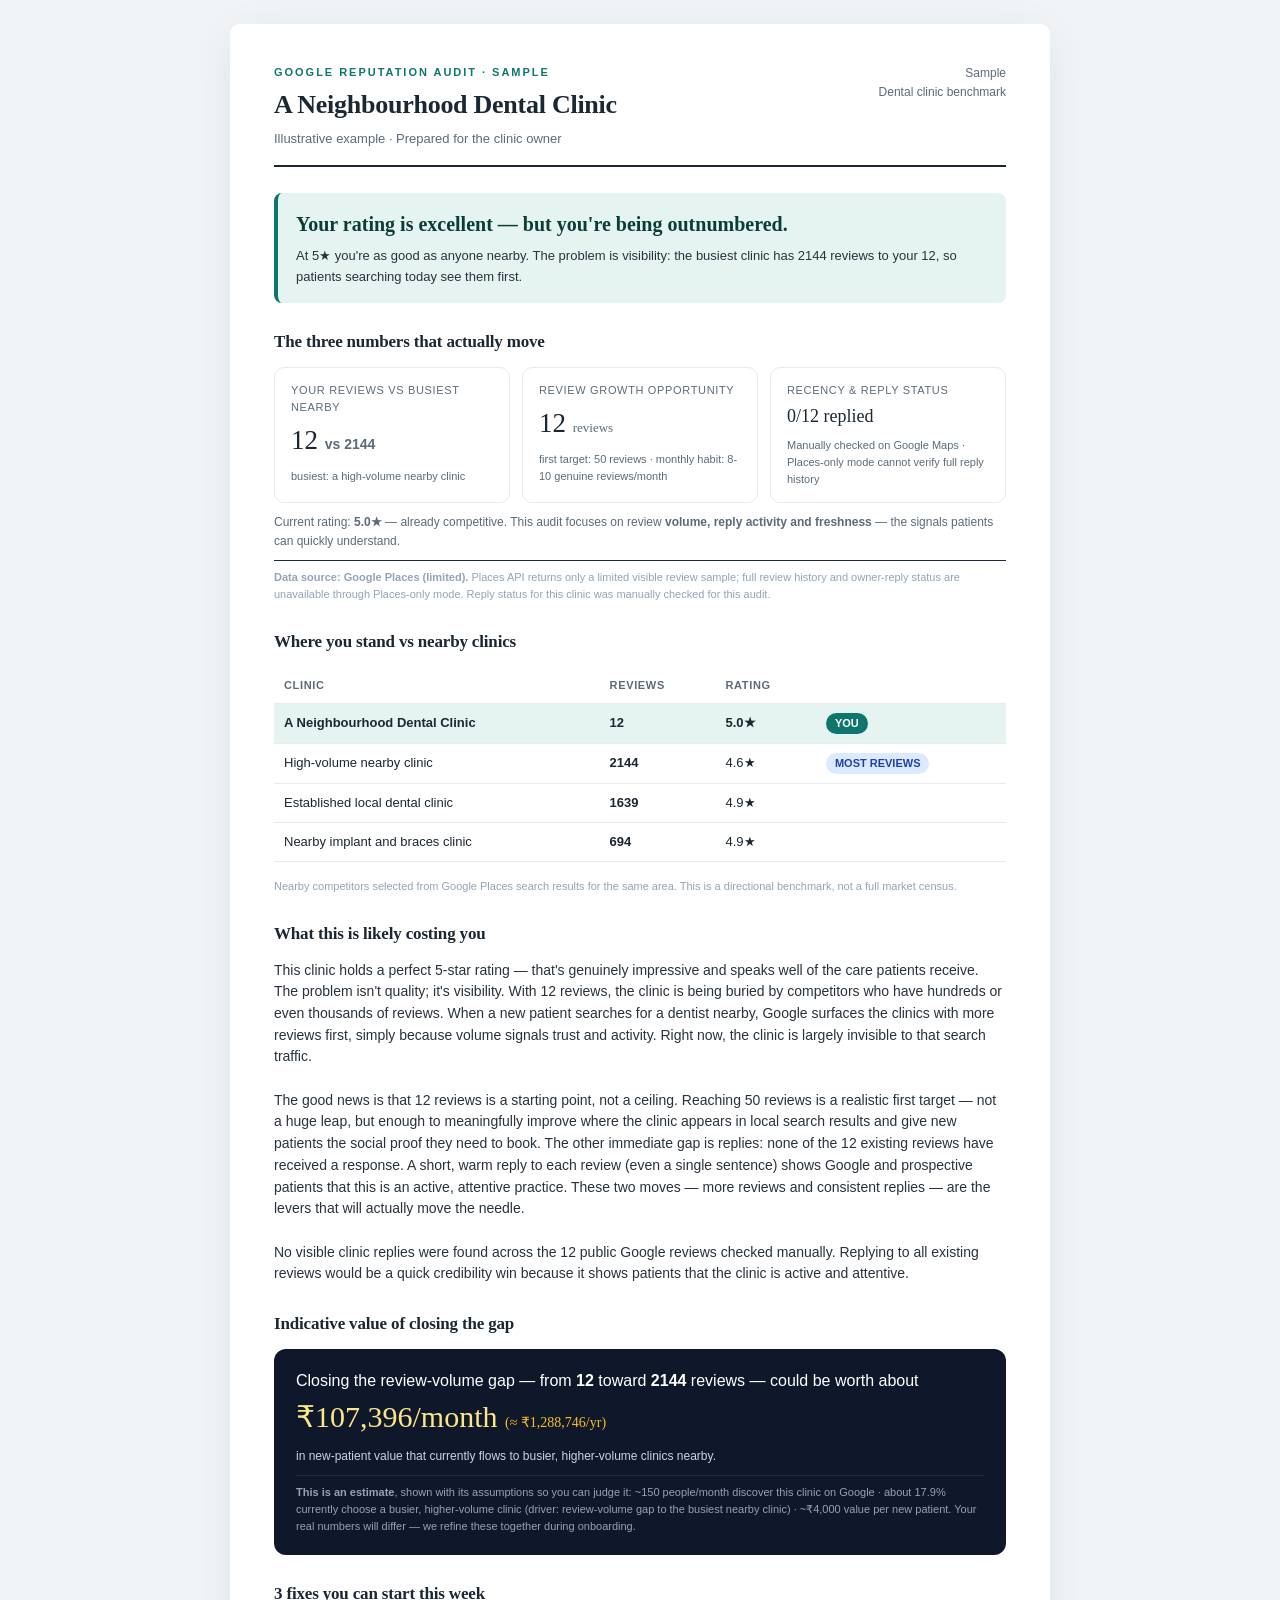
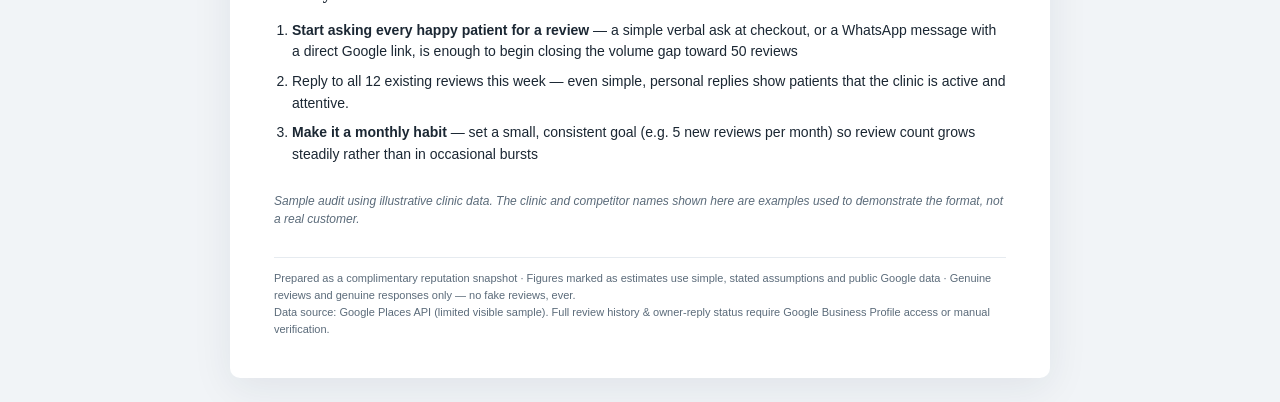
<file: samples/google-reputation-audit/index.html>
<!doctype html>
<html lang="en">
<head>
<meta charset="utf-8">
<meta name="viewport" content="width=device-width, initial-scale=1">
<meta name="robots" content="noindex, follow">
<title>Sample Reputation Audit — Illustrative Dental Clinic</title>
<style>
  :root{
    --ink:#1b2733; --muted:#5b6b7a; --line:#e6ebf0; --bg:#ffffff;
    --brand:#0f766e; --brand-soft:#e6f4f1; --warn:#c2410c; --warn-soft:#fdeee3;
    --good:#15803d; --serif:Georgia,"Times New Roman",serif;
    --sans:"Segoe UI",Helvetica,Arial,sans-serif;
  }
  *{box-sizing:border-box}
  body{margin:0;background:#f1f4f7;color:var(--ink);font-family:var(--sans);line-height:1.55}
  .page{max-width:820px;margin:24px auto;background:var(--bg);padding:40px 44px;
        box-shadow:0 10px 40px rgba(20,40,60,.08);border-radius:10px}
  h1,h2,h3{margin:0;font-family:var(--serif);font-weight:600;letter-spacing:-.01em}
  .eyebrow{text-transform:uppercase;letter-spacing:.18em;font-size:11px;font-weight:700;color:var(--brand)}
  .head{display:flex;justify-content:space-between;align-items:flex-start;border-bottom:2px solid var(--ink);padding-bottom:16px;margin-bottom:24px}
  .head h1{font-size:26px;margin-top:4px}
  .head .sub{color:var(--muted);font-size:13px;margin-top:4px}
  .stamp{text-align:right;font-size:12px;color:var(--muted)}
  .section{margin:26px 0}
  .section h2{font-size:17px;margin-bottom:12px;color:var(--ink)}
  table{width:100%;border-collapse:collapse;font-size:13px}
  th,td{text-align:left;padding:9px 10px;border-bottom:1px solid var(--line)}
  th{color:var(--muted);font-weight:600;font-size:11px;text-transform:uppercase;letter-spacing:.06em}
  tr.you{background:var(--brand-soft);font-weight:600}
  .pill{display:inline-block;padding:2px 9px;border-radius:999px;font-size:11px;font-weight:700}
  .pill.you{background:var(--brand);color:#fff}
  .pill.top{background:#dbeafe;color:#1e40af}
  .cards{display:flex;gap:12px;flex-wrap:wrap}
  .card{flex:1;min-width:150px;border:1px solid var(--line);border-radius:10px;padding:14px 16px}
  .card .k{font-size:11px;text-transform:uppercase;letter-spacing:.06em;color:var(--muted)}
  .card .v{font-family:var(--serif);font-size:24px;margin-top:4px}
  .card.warn{background:var(--warn-soft);border-color:#f6d8c4}
  .card.warn .v{color:var(--warn)}
  .narrative{font-size:14px;color:#28323d;white-space:pre-line}
  .value-box{background:#0f172a;color:#fff;border-radius:12px;padding:20px 22px;margin-top:8px}
  .value-box .big{font-family:var(--serif);font-size:30px;color:#fde68a}
  .value-box .small{font-size:12px;color:#cbd5e1;margin-top:6px}
  .assume{font-size:11px;color:#94a3b8;margin-top:10px;border-top:1px solid #1e293b;padding-top:8px}
  ol.fixes{margin:0;padding-left:18px}
  ol.fixes li{margin-bottom:8px;font-size:14px}
  .footer{margin-top:28px;border-top:1px solid var(--line);padding-top:12px;font-size:11px;color:var(--muted)}
  .sample-note{margin-top:14px;font-size:12px;color:var(--muted);font-style:italic}
  .estimate{font-style:italic}
  .headline-band{background:var(--brand-soft);border-left:4px solid var(--brand);border-radius:8px;padding:16px 18px}
  .headline-band .hl{font-family:var(--serif);font-size:20px;font-weight:600;color:#0b3d38}
  .headline-band .hl-sub{font-size:13px;color:#28323d;margin-top:6px}
  .card.big .v{font-size:27px}
  .card .v .vs{font-family:var(--sans);font-size:14px;color:var(--muted);font-weight:600}
  .card .v .unit{font-size:13px;color:var(--muted)}
  .card .cap{font-size:11px;color:var(--muted);margin-top:6px}
  .rating-note{font-size:12px;color:var(--muted);margin-top:10px}
  td.rev{font-weight:700}
  @media print{body{background:#fff}.page{box-shadow:none;margin:0;border-radius:0;max-width:100%}}
</style>
</head>
<body>
<div class="page">

  <div class="head">
    <div>
      <div class="eyebrow">Google Reputation Audit · Sample</div>
      <h1>A Neighbourhood Dental Clinic</h1>
      <div class="sub">Illustrative example · Prepared for the clinic owner</div>
    </div>
    <div class="stamp">Sample<br>Dental clinic benchmark</div>
  </div>

  <!-- Headline (volume-led) -->
  <div class="section">
    <div class="headline-band">
      <div class="hl">Your rating is excellent — but you&#39;re being outnumbered.</div>
      <div class="hl-sub">At 5★ you&#39;re as good as anyone nearby. The problem is visibility: the busiest clinic has 2144 reviews to your 12, so patients searching today see them first.</div>
    </div>
  </div>

  <!-- The three movable metrics -->
  <div class="section">
    <h2>The three numbers that actually move</h2>
    <div class="cards">
      <div class="card big">
        <div class="k">Your reviews vs busiest nearby</div>
        <div class="v">12 <span class="vs">vs 2144</span></div>
        <div class="cap">busiest: a high-volume nearby clinic</div>
      </div>
      <div class="card big">
        <div class="k">Review growth opportunity</div>
        <div class="v">12 <span class="unit">reviews</span></div>
        <div class="cap">first target: 50 reviews · monthly habit: 8-10 genuine reviews/month</div>
      </div>
      <div class="card big">
        <div class="k">Recency &amp; reply status</div>

        <div class="v" style="font-size:18px">0/12 replied</div>
        <div class="cap">Manually checked on Google Maps · Places-only mode cannot verify full reply history</div>

      </div>
    </div>
    <div class="rating-note">Current rating: <b>5.0★</b> —
      already competitive.
      This audit focuses on review <b>volume, reply activity and freshness</b> — the signals patients can quickly understand.</div>

    <div class="assume"><b>Data source: Google Places (limited).</b> Places API returns only a limited visible review sample; full review history and owner-reply status are unavailable through Places-only mode. Reply status for this clinic was manually checked for this audit.</div>

  </div>

  <!-- Comparison (reviews emphasised) -->
  <div class="section">
    <h2>Where you stand vs nearby clinics</h2>
    <table>
      <thead><tr><th>Clinic</th><th>Reviews</th><th>Rating</th><th></th></tr></thead>
      <tbody>
        <tr class="you">
          <td>A Neighbourhood Dental Clinic</td>
          <td class="rev">12</td>
          <td>5.0★</td>
          <td><span class="pill you">YOU</span></td>
        </tr>

        <tr>
          <td>High-volume nearby clinic</td>
          <td class="rev">2144</td>
          <td>4.6★</td>
          <td><span class="pill top">MOST REVIEWS</span></td>
        </tr>

        <tr>
          <td>Established local dental clinic</td>
          <td class="rev">1639</td>
          <td>4.9★</td>
          <td></td>
        </tr>

        <tr>
          <td>Nearby implant and braces clinic</td>
          <td class="rev">694</td>
          <td>4.9★</td>
          <td></td>
        </tr>

      </tbody>
    </table>
    <div class="assume" style="border-top:none;padding-top:6px">Nearby competitors selected from Google Places search results for the same area. This is a directional benchmark, not a full market census.</div>
  </div>

  <!-- Narrative -->
  <div class="section">
    <h2>What this is likely costing you</h2>
    <div class="narrative">This clinic holds a perfect 5-star rating — that&#39;s genuinely impressive and speaks well of the care patients receive. The problem isn&#39;t quality; it&#39;s visibility. With 12 reviews, the clinic is being buried by competitors who have hundreds or even thousands of reviews. When a new patient searches for a dentist nearby, Google surfaces the clinics with more reviews first, simply because volume signals trust and activity. Right now, the clinic is largely invisible to that search traffic.

The good news is that 12 reviews is a starting point, not a ceiling. Reaching 50 reviews is a realistic first target — not a huge leap, but enough to meaningfully improve where the clinic appears in local search results and give new patients the social proof they need to book. The other immediate gap is replies: none of the 12 existing reviews have received a response. A short, warm reply to each review (even a single sentence) shows Google and prospective patients that this is an active, attentive practice. These two moves — more reviews and consistent replies — are the levers that will actually move the needle.

No visible clinic replies were found across the 12 public Google reviews checked manually. Replying to all existing reviews would be a quick credibility win because it shows patients that the clinic is active and attentive.</div>
  </div>

  <!-- Rupee value -->
  <div class="section">
    <h2>Indicative value of closing the gap</h2>
    <div class="value-box">

      <div>Closing the review-volume gap — from <b>12</b> toward
        <b>2144</b> reviews — could be worth about</div>

      <div class="big">₹107,396/month
        <span style="font-size:14px;color:#fbbf24">(≈ ₹1,288,746/yr)</span></div>
      <div class="small">in new-patient value that currently flows to
        busier, higher-volume clinics nearby.</div>
      <div class="assume">
        <b>This is an estimate</b>, shown with its assumptions so you can judge it:
        ~150 people/month discover this clinic on Google ·
        about 17.9% currently choose a
        busier, higher-volume
        clinic (driver: review-volume gap to the busiest nearby clinic) ·
        ~₹4,000 value per new patient.
        Your real numbers will differ — we refine these together during onboarding.
      </div>
    </div>
  </div>

  <!-- Fixes -->
  <div class="section">
    <h2>3 fixes you can start this week</h2>
    <ol class="fixes">
      <li><b>Start asking every happy patient for a review</b> — a simple verbal ask at checkout, or a WhatsApp message with a direct Google link, is enough to begin closing the volume gap toward 50 reviews</li><li>Reply to all 12 existing reviews this week — even simple, personal replies show patients that the clinic is active and attentive.</li><li><b>Make it a monthly habit</b> — set a small, consistent goal (e.g. 5 new reviews per month) so review count grows steadily rather than in occasional bursts</li>
    </ol>
  </div>

  <p class="sample-note">Sample audit using illustrative clinic data. The clinic and competitor names shown here are examples used to demonstrate the format, not a real customer.</p>

  <div class="footer">
    Prepared as a complimentary reputation snapshot · Figures marked as estimates use simple, stated
    assumptions and public Google data · Genuine reviews and genuine responses only — no fake reviews, ever.
    <br>Data source: Google Places API (limited visible sample). Full review history &amp; owner-reply status require Google Business Profile access or manual verification.
  </div>

</div>
</body>
</html>
</file>
<file: _next/static/css/b12c83e3fa7f4e14.css>
@font-face{font-family:"Source Serif 4";font-style:normal;font-weight:400;font-display:swap;src:url(/_next/static/media/02d147818de8ff73-s.woff2) format("woff2");unicode-range:u+0460-052f,u+1c80-1c8a,u+20b4,u+2de0-2dff,u+a640-a69f,u+fe2e-fe2f}@font-face{font-family:"Source Serif 4";font-style:normal;font-weight:400;font-display:swap;src:url(/_next/static/media/fc547ea07950095c-s.woff2) format("woff2");unicode-range:u+0301,u+0400-045f,u+0490-0491,u+04b0-04b1,u+2116}@font-face{font-family:"Source Serif 4";font-style:normal;font-weight:400;font-display:swap;src:url(/_next/static/media/e158f6b7b897efae-s.woff2) format("woff2");unicode-range:u+0370-0377,u+037a-037f,u+0384-038a,u+038c,u+038e-03a1,u+03a3-03ff}@font-face{font-family:"Source Serif 4";font-style:normal;font-weight:400;font-display:swap;src:url(/_next/static/media/ce8945984c06f9a5-s.woff2) format("woff2");unicode-range:u+0102-0103,u+0110-0111,u+0128-0129,u+0168-0169,u+01a0-01a1,u+01af-01b0,u+0300-0301,u+0303-0304,u+0308-0309,u+0323,u+0329,u+1ea0-1ef9,u+20ab}@font-face{font-family:"Source Serif 4";font-style:normal;font-weight:400;font-display:swap;src:url(/_next/static/media/521b0b6b6b9cdabe-s.woff2) format("woff2");unicode-range:u+0100-02ba,u+02bd-02c5,u+02c7-02cc,u+02ce-02d7,u+02dd-02ff,u+0304,u+0308,u+0329,u+1d00-1dbf,u+1e00-1e9f,u+1ef2-1eff,u+2020,u+20a0-20ab,u+20ad-20c0,u+2113,u+2c60-2c7f,u+a720-a7ff}@font-face{font-family:"Source Serif 4";font-style:normal;font-weight:400;font-display:swap;src:url(/_next/static/media/4fcd55e2c741afb8-s.p.woff2) format("woff2");unicode-range:u+00??,u+0131,u+0152-0153,u+02bb-02bc,u+02c6,u+02da,u+02dc,u+0304,u+0308,u+0329,u+2000-206f,u+20ac,u+2122,u+2191,u+2193,u+2212,u+2215,u+feff,u+fffd}@font-face{font-family:"Source Serif 4 Fallback";src:local("Times New Roman");ascent-override:87.87%;descent-override:28.41%;line-gap-override:0.00%;size-adjust:117.91%}.__className_81ced4{font-family:"Source Serif 4","Source Serif 4 Fallback";font-weight:400;font-style:normal}.__variable_81ced4{--font-source-serif:"Source Serif 4","Source Serif 4 Fallback"}@font-face{font-family:Source Sans\ 3;font-style:normal;font-weight:400;font-display:swap;src:url(/_next/static/media/88da59c891d37117-s.woff2) format("woff2");unicode-range:u+0460-052f,u+1c80-1c8a,u+20b4,u+2de0-2dff,u+a640-a69f,u+fe2e-fe2f}@font-face{font-family:Source Sans\ 3;font-style:normal;font-weight:400;font-display:swap;src:url(/_next/static/media/1e377d93cbdd6b44-s.woff2) format("woff2");unicode-range:u+0301,u+0400-045f,u+0490-0491,u+04b0-04b1,u+2116}@font-face{font-family:Source Sans\ 3;font-style:normal;font-weight:400;font-display:swap;src:url(/_next/static/media/36d711d427a06e51-s.woff2) format("woff2");unicode-range:u+1f??}@font-face{font-family:Source Sans\ 3;font-style:normal;font-weight:400;font-display:swap;src:url(/_next/static/media/f1f7cdf240180e28-s.woff2) format("woff2");unicode-range:u+0370-0377,u+037a-037f,u+0384-038a,u+038c,u+038e-03a1,u+03a3-03ff}@font-face{font-family:Source Sans\ 3;font-style:normal;font-weight:400;font-display:swap;src:url(/_next/static/media/55fbdf033607a0e1-s.woff2) format("woff2");unicode-range:u+0102-0103,u+0110-0111,u+0128-0129,u+0168-0169,u+01a0-01a1,u+01af-01b0,u+0300-0301,u+0303-0304,u+0308-0309,u+0323,u+0329,u+1ea0-1ef9,u+20ab}@font-face{font-family:Source Sans\ 3;font-style:normal;font-weight:400;font-display:swap;src:url(/_next/static/media/b6a6f0b43d027304-s.woff2) format("woff2");unicode-range:u+0100-02ba,u+02bd-02c5,u+02c7-02cc,u+02ce-02d7,u+02dd-02ff,u+0304,u+0308,u+0329,u+1d00-1dbf,u+1e00-1e9f,u+1ef2-1eff,u+2020,u+20a0-20ab,u+20ad-20c0,u+2113,u+2c60-2c7f,u+a720-a7ff}@font-face{font-family:Source Sans\ 3;font-style:normal;font-weight:400;font-display:swap;src:url(/_next/static/media/9cf9c6e84ed13b5e-s.p.woff2) format("woff2");unicode-range:u+00??,u+0131,u+0152-0153,u+02bb-02bc,u+02c6,u+02da,u+02dc,u+0304,u+0308,u+0329,u+2000-206f,u+20ac,u+2122,u+2191,u+2193,u+2212,u+2215,u+feff,u+fffd}@font-face{font-family:Source Sans\ 3;font-style:normal;font-weight:500;font-display:swap;src:url(/_next/static/media/88da59c891d37117-s.woff2) format("woff2");unicode-range:u+0460-052f,u+1c80-1c8a,u+20b4,u+2de0-2dff,u+a640-a69f,u+fe2e-fe2f}@font-face{font-family:Source Sans\ 3;font-style:normal;font-weight:500;font-display:swap;src:url(/_next/static/media/1e377d93cbdd6b44-s.woff2) format("woff2");unicode-range:u+0301,u+0400-045f,u+0490-0491,u+04b0-04b1,u+2116}@font-face{font-family:Source Sans\ 3;font-style:normal;font-weight:500;font-display:swap;src:url(/_next/static/media/36d711d427a06e51-s.woff2) format("woff2");unicode-range:u+1f??}@font-face{font-family:Source Sans\ 3;font-style:normal;font-weight:500;font-display:swap;src:url(/_next/static/media/f1f7cdf240180e28-s.woff2) format("woff2");unicode-range:u+0370-0377,u+037a-037f,u+0384-038a,u+038c,u+038e-03a1,u+03a3-03ff}@font-face{font-family:Source Sans\ 3;font-style:normal;font-weight:500;font-display:swap;src:url(/_next/static/media/55fbdf033607a0e1-s.woff2) format("woff2");unicode-range:u+0102-0103,u+0110-0111,u+0128-0129,u+0168-0169,u+01a0-01a1,u+01af-01b0,u+0300-0301,u+0303-0304,u+0308-0309,u+0323,u+0329,u+1ea0-1ef9,u+20ab}@font-face{font-family:Source Sans\ 3;font-style:normal;font-weight:500;font-display:swap;src:url(/_next/static/media/b6a6f0b43d027304-s.woff2) format("woff2");unicode-range:u+0100-02ba,u+02bd-02c5,u+02c7-02cc,u+02ce-02d7,u+02dd-02ff,u+0304,u+0308,u+0329,u+1d00-1dbf,u+1e00-1e9f,u+1ef2-1eff,u+2020,u+20a0-20ab,u+20ad-20c0,u+2113,u+2c60-2c7f,u+a720-a7ff}@font-face{font-family:Source Sans\ 3;font-style:normal;font-weight:500;font-display:swap;src:url(/_next/static/media/9cf9c6e84ed13b5e-s.p.woff2) format("woff2");unicode-range:u+00??,u+0131,u+0152-0153,u+02bb-02bc,u+02c6,u+02da,u+02dc,u+0304,u+0308,u+0329,u+2000-206f,u+20ac,u+2122,u+2191,u+2193,u+2212,u+2215,u+feff,u+fffd}@font-face{font-family:Source Sans\ 3;font-style:normal;font-weight:600;font-display:swap;src:url(/_next/static/media/88da59c891d37117-s.woff2) format("woff2");unicode-range:u+0460-052f,u+1c80-1c8a,u+20b4,u+2de0-2dff,u+a640-a69f,u+fe2e-fe2f}@font-face{font-family:Source Sans\ 3;font-style:normal;font-weight:600;font-display:swap;src:url(/_next/static/media/1e377d93cbdd6b44-s.woff2) format("woff2");unicode-range:u+0301,u+0400-045f,u+0490-0491,u+04b0-04b1,u+2116}@font-face{font-family:Source Sans\ 3;font-style:normal;font-weight:600;font-display:swap;src:url(/_next/static/media/36d711d427a06e51-s.woff2) format("woff2");unicode-range:u+1f??}@font-face{font-family:Source Sans\ 3;font-style:normal;font-weight:600;font-display:swap;src:url(/_next/static/media/f1f7cdf240180e28-s.woff2) format("woff2");unicode-range:u+0370-0377,u+037a-037f,u+0384-038a,u+038c,u+038e-03a1,u+03a3-03ff}@font-face{font-family:Source Sans\ 3;font-style:normal;font-weight:600;font-display:swap;src:url(/_next/static/media/55fbdf033607a0e1-s.woff2) format("woff2");unicode-range:u+0102-0103,u+0110-0111,u+0128-0129,u+0168-0169,u+01a0-01a1,u+01af-01b0,u+0300-0301,u+0303-0304,u+0308-0309,u+0323,u+0329,u+1ea0-1ef9,u+20ab}@font-face{font-family:Source Sans\ 3;font-style:normal;font-weight:600;font-display:swap;src:url(/_next/static/media/b6a6f0b43d027304-s.woff2) format("woff2");unicode-range:u+0100-02ba,u+02bd-02c5,u+02c7-02cc,u+02ce-02d7,u+02dd-02ff,u+0304,u+0308,u+0329,u+1d00-1dbf,u+1e00-1e9f,u+1ef2-1eff,u+2020,u+20a0-20ab,u+20ad-20c0,u+2113,u+2c60-2c7f,u+a720-a7ff}@font-face{font-family:Source Sans\ 3;font-style:normal;font-weight:600;font-display:swap;src:url(/_next/static/media/9cf9c6e84ed13b5e-s.p.woff2) format("woff2");unicode-range:u+00??,u+0131,u+0152-0153,u+02bb-02bc,u+02c6,u+02da,u+02dc,u+0304,u+0308,u+0329,u+2000-206f,u+20ac,u+2122,u+2191,u+2193,u+2212,u+2215,u+feff,u+fffd}@font-face{font-family:Source Sans\ 3 Fallback;src:local("Arial");ascent-override:109.21%;descent-override:42.66%;line-gap-override:0.00%;size-adjust:93.76%}.__className_caee08{font-family:Source Sans\ 3,Source Sans\ 3 Fallback;font-style:normal}.__variable_caee08{--font-source-sans:"Source Sans 3","Source Sans 3 Fallback"}

/*! tailwindcss v4.3.3 | MIT License | https://tailwindcss.com */@layer properties{@supports (((-webkit-hyphens:none)) and (not (margin-trim:inline))) or ((-moz-orient:inline) and (not (color:rgb(from red r g b)))){*,::backdrop,:after,:before{--tw-translate-x:0;--tw-translate-y:0;--tw-translate-z:0;--tw-scroll-snap-strictness:proximity;--tw-space-y-reverse:0;--tw-divide-y-reverse:0;--tw-border-style:solid;--tw-leading:initial;--tw-font-weight:initial;--tw-tracking:initial;--tw-shadow:0 0 #0000;--tw-shadow-color:initial;--tw-shadow-alpha:100%;--tw-inset-shadow:0 0 #0000;--tw-inset-shadow-color:initial;--tw-inset-shadow-alpha:100%;--tw-ring-color:initial;--tw-ring-shadow:0 0 #0000;--tw-inset-ring-color:initial;--tw-inset-ring-shadow:0 0 #0000;--tw-ring-inset:initial;--tw-ring-offset-width:0px;--tw-ring-offset-color:#fff;--tw-ring-offset-shadow:0 0 #0000;--tw-backdrop-blur:initial;--tw-backdrop-brightness:initial;--tw-backdrop-contrast:initial;--tw-backdrop-grayscale:initial;--tw-backdrop-hue-rotate:initial;--tw-backdrop-invert:initial;--tw-backdrop-opacity:initial;--tw-backdrop-saturate:initial;--tw-backdrop-sepia:initial;--tw-outline-style:solid}}}@layer theme{:host,:root{--font-sans:var(--font-source-sans),system-ui,"Segoe UI",sans-serif;--font-serif:var(--font-source-serif),Georgia,"Times New Roman",serif;--font-mono:ui-monospace,SFMono-Regular,Menlo,Monaco,Consolas,"Liberation Mono","Courier New",monospace;--spacing:.25rem;--container-xs:20rem;--container-xl:36rem;--container-2xl:42rem;--container-3xl:48rem;--container-4xl:56rem;--container-6xl:72rem;--text-xs:.75rem;--text-xs--line-height:calc(1 / .75);--text-sm:.875rem;--text-sm--line-height:calc(1.25 / .875);--text-base:1rem;--text-base--line-height:calc(1.5 / 1);--text-lg:1.125rem;--text-lg--line-height:calc(1.75 / 1.125);--text-xl:1.25rem;--text-xl--line-height:calc(1.75 / 1.25);--text-2xl:1.5rem;--text-2xl--line-height:calc(2 / 1.5);--text-3xl:1.875rem;--text-3xl--line-height:calc(2.25 / 1.875);--text-4xl:2.25rem;--text-4xl--line-height:calc(2.5 / 2.25);--text-6xl:3.75rem;--text-6xl--line-height:1;--font-weight-normal:400;--font-weight-medium:500;--font-weight-semibold:600;--tracking-tight:-.025em;--leading-snug:1.375;--leading-relaxed:1.625;--blur-sm:8px;--default-transition-duration:.15s;--default-transition-timing-function:cubic-bezier(.4,0,.2,1);--default-font-family:var(--font-sans);--default-mono-font-family:var(--font-mono);--color-paper:#f3ebdd;--color-paper-bright:#faf5ec;--color-ink:#191a1c;--color-ink-soft:#45474a;--color-ink-faint:#616366;--color-line:#ddd1ba;--color-accent:#642d3b;--color-accent-deep:#4d1f2b;--color-night:#34515b;--color-bone:#f3ebdd;--color-pistachio:#cad7b8;--color-pistachio-tint:#eaefdc;--tracking-wide2:.07em}}@layer base{*,::backdrop,:after,:before{box-sizing:border-box;border:0 solid;margin:0;padding:0}::file-selector-button{box-sizing:border-box;border:0 solid;margin:0;padding:0}:host,html{-webkit-text-size-adjust:100%;tab-size:4;line-height:1.5;font-family:var(--default-font-family,-apple-system,BlinkMacSystemFont,"Segoe UI",Roboto,"Helvetica Neue","Noto Sans",Arial,sans-serif,"Apple Color Emoji","Segoe UI Emoji","Segoe UI Symbol","Noto Color Emoji");font-feature-settings:var(--default-font-feature-settings,normal);font-variation-settings:var(--default-font-variation-settings,normal);-webkit-tap-highlight-color:transparent}hr{height:0;color:inherit;border-top-width:1px}abbr:where([title]){-webkit-text-decoration:underline dotted;text-decoration:underline dotted}h1,h2,h3,h4,h5,h6{font-size:inherit;font-weight:inherit}a{color:inherit;-webkit-text-decoration:inherit;text-decoration:inherit}b,strong{font-weight:bolder}code,kbd,pre,samp{font-family:var(--default-mono-font-family,ui-monospace,SFMono-Regular,Menlo,Monaco,Consolas,"Liberation Mono","Courier New",monospace);font-feature-settings:var(--default-mono-font-feature-settings,normal);font-variation-settings:var(--default-mono-font-variation-settings,normal);font-size:1em}small{font-size:80%}sub,sup{vertical-align:baseline;font-size:75%;line-height:0;position:relative}sub{bottom:-.25em}sup{top:-.5em}table{text-indent:0;border-color:inherit;border-collapse:collapse}:-moz-focusring:where(:not(iframe)){outline:auto}progress{vertical-align:baseline}summary{display:list-item}menu,ol,ul{list-style:none}audio,canvas,embed,iframe,img,object,svg,video{vertical-align:middle;display:block}img,video{max-width:100%;height:auto}button,input,optgroup,select,textarea{font:inherit;font-feature-settings:inherit;font-variation-settings:inherit;letter-spacing:inherit;color:inherit;opacity:1;background-color:#0000;border-radius:0}::file-selector-button{font:inherit;font-feature-settings:inherit;font-variation-settings:inherit;letter-spacing:inherit;color:inherit;opacity:1;background-color:#0000;border-radius:0}:where(select:is([multiple],[size])) optgroup{font-weight:bolder}:where(select:is([multiple],[size])) optgroup option{padding-inline-start:20px}::file-selector-button{margin-inline-end:4px}::placeholder{opacity:1}@supports (not ((-webkit-appearance:-apple-pay-button))) or (contain-intrinsic-size:1px){::placeholder{color:currentColor}@supports (color:color-mix(in lab,red,red)){::placeholder{color:color-mix(in oklab,currentcolor 50%,transparent)}}}textarea{resize:vertical}::-webkit-search-decoration{-webkit-appearance:none}::-webkit-date-and-time-value{min-height:1lh;text-align:inherit}::-webkit-datetime-edit{display:inline-flex}::-webkit-datetime-edit-fields-wrapper{padding:0}::-webkit-datetime-edit,::-webkit-datetime-edit-year-field{padding-block:0}::-webkit-datetime-edit-day-field,::-webkit-datetime-edit-month-field{padding-block:0}::-webkit-datetime-edit-hour-field,::-webkit-datetime-edit-minute-field{padding-block:0}::-webkit-datetime-edit-millisecond-field,::-webkit-datetime-edit-second-field{padding-block:0}::-webkit-datetime-edit-meridiem-field{padding-block:0}::-webkit-calendar-picker-indicator{line-height:1}:-moz-ui-invalid{box-shadow:none}button,input:where([type=button],[type=reset],[type=submit]){appearance:button}::file-selector-button{appearance:button}::-webkit-inner-spin-button,::-webkit-outer-spin-button{height:auto}[hidden]:where(:not([hidden=until-found])){display:none!important}}@layer components;@layer utilities{.invisible{visibility:hidden}.visible{visibility:visible}.sr-only{clip-path:inset(50%);white-space:nowrap;border-width:0;width:1px;height:1px;margin:-1px;padding:0;position:absolute;overflow:hidden}.fixed{position:fixed}.relative{position:relative}.static{position:static}.sticky{position:sticky}.top-0{top:0}.z-50{z-index:50}.mx-auto{margin-inline:auto}.mt-1{margin-top:var(--spacing)}.mt-1\.5{margin-top:calc(var(--spacing) * 1.5)}.mt-2{margin-top:calc(var(--spacing) * 2)}.mt-3{margin-top:calc(var(--spacing) * 3)}.mt-4{margin-top:calc(var(--spacing) * 4)}.mt-5{margin-top:calc(var(--spacing) * 5)}.mt-6{margin-top:calc(var(--spacing) * 6)}.mt-8{margin-top:calc(var(--spacing) * 8)}.mt-10{margin-top:calc(var(--spacing) * 10)}.mt-12{margin-top:calc(var(--spacing) * 12)}.mt-14{margin-top:calc(var(--spacing) * 14)}.mt-16{margin-top:calc(var(--spacing) * 16)}.mr-auto{margin-right:auto}.mb-1\.5{margin-bottom:calc(var(--spacing) * 1.5)}.mb-2{margin-bottom:calc(var(--spacing) * 2)}.mb-4{margin-bottom:calc(var(--spacing) * 4)}.mb-5{margin-bottom:calc(var(--spacing) * 5)}.ml-auto{margin-left:auto}.block{display:block}.flex{display:flex}.grid{display:grid}.hidden{display:none}.inline-flex{display:inline-flex}.table{display:table}.aspect-\[3\/4\]{aspect-ratio:3/4}.aspect-\[9\/16\]{aspect-ratio:9/16}.aspect-\[16\/10\]{aspect-ratio:16/10}.aspect-square{aspect-ratio:1}.h-1\.5{height:calc(var(--spacing) * 1.5)}.h-10{height:calc(var(--spacing) * 10)}.h-auto{height:auto}.h-full{height:100%}.h-px{height:1px}.w-1\.5{width:calc(var(--spacing) * 1.5)}.w-6{width:calc(var(--spacing) * 6)}.w-12{width:calc(var(--spacing) * 12)}.w-\[62\%\]{width:62%}.w-full{width:100%}.max-w-2xl{max-width:var(--container-2xl)}.max-w-3xl{max-width:var(--container-3xl)}.max-w-4xl{max-width:var(--container-4xl)}.max-w-6xl{max-width:var(--container-6xl)}.max-w-xl{max-width:var(--container-xl)}.max-w-xs{max-width:var(--container-xs)}.min-w-0{min-width:0}.shrink-0{flex-shrink:0}.basis-0{flex-basis:0}.basis-full{flex-basis:100%}.-translate-y-\[3\.5px\]{--tw-translate-y:calc(3.5px * -1)}.-translate-y-\[3\.5px\],.translate-y-\[3\.5px\]{translate:var(--tw-translate-x) var(--tw-translate-y)}.translate-y-\[3\.5px\]{--tw-translate-y:3.5px}.-rotate-45{rotate:-45deg}.rotate-45{rotate:45deg}.snap-x{scroll-snap-type:x var(--tw-scroll-snap-strictness)}.snap-mandatory{--tw-scroll-snap-strictness:mandatory}.snap-start{scroll-snap-align:start}.snap-always{scroll-snap-stop:always}.flex-col{flex-direction:column}.flex-wrap{flex-wrap:wrap}.items-center{align-items:center}.items-start{align-items:flex-start}.justify-between{justify-content:space-between}.justify-center{justify-content:center}.gap-2{gap:calc(var(--spacing) * 2)}.gap-3{gap:calc(var(--spacing) * 3)}.gap-4{gap:calc(var(--spacing) * 4)}.gap-5{gap:calc(var(--spacing) * 5)}.gap-6{gap:calc(var(--spacing) * 6)}.gap-8{gap:calc(var(--spacing) * 8)}.gap-10{gap:calc(var(--spacing) * 10)}.gap-12{gap:calc(var(--spacing) * 12)}:where(.space-y-2\.5>:not(:last-child)){--tw-space-y-reverse:0;margin-block-start:calc(calc(var(--spacing) * 2.5) * var(--tw-space-y-reverse));margin-block-end:calc(calc(var(--spacing) * 2.5) * calc(1 - var(--tw-space-y-reverse)))}:where(.space-y-3>:not(:last-child)){--tw-space-y-reverse:0;margin-block-start:calc(calc(var(--spacing) * 3) * var(--tw-space-y-reverse));margin-block-end:calc(calc(var(--spacing) * 3) * calc(1 - var(--tw-space-y-reverse)))}:where(.space-y-4>:not(:last-child)){--tw-space-y-reverse:0;margin-block-start:calc(calc(var(--spacing) * 4) * var(--tw-space-y-reverse));margin-block-end:calc(calc(var(--spacing) * 4) * calc(1 - var(--tw-space-y-reverse)))}:where(.space-y-5>:not(:last-child)){--tw-space-y-reverse:0;margin-block-start:calc(calc(var(--spacing) * 5) * var(--tw-space-y-reverse));margin-block-end:calc(calc(var(--spacing) * 5) * calc(1 - var(--tw-space-y-reverse)))}:where(.space-y-6>:not(:last-child)){--tw-space-y-reverse:0;margin-block-start:calc(calc(var(--spacing) * 6) * var(--tw-space-y-reverse));margin-block-end:calc(calc(var(--spacing) * 6) * calc(1 - var(--tw-space-y-reverse)))}.gap-x-6{column-gap:calc(var(--spacing) * 6)}.gap-x-8{column-gap:calc(var(--spacing) * 8)}.gap-x-12{column-gap:calc(var(--spacing) * 12)}.gap-y-4{row-gap:calc(var(--spacing) * 4)}.gap-y-10{row-gap:calc(var(--spacing) * 10)}.gap-y-12{row-gap:calc(var(--spacing) * 12)}.gap-y-14{row-gap:calc(var(--spacing) * 14)}:where(.divide-y>:not(:last-child)){--tw-divide-y-reverse:0;border-bottom-style:var(--tw-border-style);border-top-style:var(--tw-border-style);border-top-width:calc(1px * var(--tw-divide-y-reverse));border-bottom-width:calc(1px * calc(1 - var(--tw-divide-y-reverse)))}:where(.divide-line>:not(:last-child)){border-color:var(--color-line)}.overflow-hidden{overflow:hidden}.overflow-x-auto{overflow-x:auto}.overflow-x-clip{overflow-x:clip}.overflow-y-visible{overflow-y:visible}.rounded{border-radius:.25rem}.rounded-full{border-radius:3.40282e+38px}.border{border-style:var(--tw-border-style);border-width:1px}.border-y{border-block-style:var(--tw-border-style);border-block-width:1px}.border-t{border-top-style:var(--tw-border-style);border-top-width:1px}.border-b{border-bottom-style:var(--tw-border-style);border-bottom-width:1px}.border-l-2{border-left-style:var(--tw-border-style);border-left-width:2px}.border-accent{border-color:var(--color-accent)}.border-bone\/15{border-color:#f3ebdd26}@supports (color:color-mix(in lab,red,red)){.border-bone\/15{border-color:color-mix(in oklab,var(--color-bone) 15%,transparent)}}.border-bone\/20{border-color:#f3ebdd33}@supports (color:color-mix(in lab,red,red)){.border-bone\/20{border-color:color-mix(in oklab,var(--color-bone) 20%,transparent)}}.border-bone\/35{border-color:#f3ebdd59}@supports (color:color-mix(in lab,red,red)){.border-bone\/35{border-color:color-mix(in oklab,var(--color-bone) 35%,transparent)}}.border-current{border-color:currentColor}.border-ink{border-color:var(--color-ink)}.border-ink\/20{border-color:#191a1c33}@supports (color:color-mix(in lab,red,red)){.border-ink\/20{border-color:color-mix(in oklab,var(--color-ink) 20%,transparent)}}.border-ink\/30{border-color:#191a1c4d}@supports (color:color-mix(in lab,red,red)){.border-ink\/30{border-color:color-mix(in oklab,var(--color-ink) 30%,transparent)}}.border-line{border-color:var(--color-line)}.bg-accent{background-color:var(--color-accent)}.bg-bone\/50{background-color:#f3ebdd80}@supports (color:color-mix(in lab,red,red)){.bg-bone\/50{background-color:color-mix(in oklab,var(--color-bone) 50%,transparent)}}.bg-ink{background-color:var(--color-ink)}.bg-ink-faint\/60{background-color:#61636699}@supports (color:color-mix(in lab,red,red)){.bg-ink-faint\/60{background-color:color-mix(in oklab,var(--color-ink-faint) 60%,transparent)}}.bg-night{background-color:var(--color-night)}.bg-paper{background-color:var(--color-paper)}.bg-paper-bright{background-color:var(--color-paper-bright)}.bg-paper\/95{background-color:#f3ebddf2}@supports (color:color-mix(in lab,red,red)){.bg-paper\/95{background-color:color-mix(in oklab,var(--color-paper) 95%,transparent)}}.bg-pistachio{background-color:var(--color-pistachio)}.bg-pistachio-tint{background-color:var(--color-pistachio-tint)}.object-cover{object-fit:cover}.object-center{object-position:center}.object-left-top{object-position:left top}.object-top{object-position:top}.px-4{padding-inline:calc(var(--spacing) * 4)}.px-5{padding-inline:calc(var(--spacing) * 5)}.px-6{padding-inline:calc(var(--spacing) * 6)}.px-7{padding-inline:calc(var(--spacing) * 7)}.py-3{padding-block:calc(var(--spacing) * 3)}.py-4{padding-block:calc(var(--spacing) * 4)}.py-12{padding-block:calc(var(--spacing) * 12)}.py-14{padding-block:calc(var(--spacing) * 14)}.py-16{padding-block:calc(var(--spacing) * 16)}.py-20{padding-block:calc(var(--spacing) * 20)}.pt-6{padding-top:calc(var(--spacing) * 6)}.pt-8{padding-top:calc(var(--spacing) * 8)}.pt-16{padding-top:calc(var(--spacing) * 16)}.pb-0\.5{padding-bottom:calc(var(--spacing) * .5)}.pb-2{padding-bottom:calc(var(--spacing) * 2)}.pb-16{padding-bottom:calc(var(--spacing) * 16)}.pl-4{padding-left:calc(var(--spacing) * 4)}.font-serif{font-family:var(--font-serif)}.text-3xl{font-size:var(--text-3xl);line-height:var(--tw-leading,var(--text-3xl--line-height))}.text-base{font-size:var(--text-base);line-height:var(--tw-leading,var(--text-base--line-height))}.text-lg{font-size:var(--text-lg);line-height:var(--tw-leading,var(--text-lg--line-height))}.text-sm{font-size:var(--text-sm);line-height:var(--tw-leading,var(--text-sm--line-height))}.text-xl{font-size:var(--text-xl);line-height:var(--tw-leading,var(--text-xl--line-height))}.text-xs{font-size:var(--text-xs);line-height:var(--tw-leading,var(--text-xs--line-height))}.text-\[0\.95rem\]{font-size:.95rem}.text-\[2\.6rem\]{font-size:2.6rem}.leading-\[1\.06\]{--tw-leading:1.06;line-height:1.06}.leading-\[1\.15\]{--tw-leading:1.15;line-height:1.15}.leading-relaxed{--tw-leading:var(--leading-relaxed);line-height:var(--leading-relaxed)}.leading-snug{--tw-leading:var(--leading-snug);line-height:var(--leading-snug)}.font-medium{--tw-font-weight:var(--font-weight-medium);font-weight:var(--font-weight-medium)}.font-normal{--tw-font-weight:var(--font-weight-normal);font-weight:var(--font-weight-normal)}.font-semibold{--tw-font-weight:var(--font-weight-semibold);font-weight:var(--font-weight-semibold)}.tracking-\[-0\.01em\]{--tw-tracking:-.01em;letter-spacing:-.01em}.tracking-tight{--tw-tracking:var(--tracking-tight);letter-spacing:var(--tracking-tight)}.tracking-wide2{--tw-tracking:var(--tracking-wide2);letter-spacing:var(--tracking-wide2)}.text-balance{text-wrap:balance}.text-accent{color:var(--color-accent)}.text-bone{color:var(--color-bone)}.text-bone\/60{color:#f3ebdd99}@supports (color:color-mix(in lab,red,red)){.text-bone\/60{color:color-mix(in oklab,var(--color-bone) 60%,transparent)}}.text-bone\/75{color:#f3ebddbf}@supports (color:color-mix(in lab,red,red)){.text-bone\/75{color:color-mix(in oklab,var(--color-bone) 75%,transparent)}}.text-bone\/80{color:#f3ebddcc}@supports (color:color-mix(in lab,red,red)){.text-bone\/80{color:color-mix(in oklab,var(--color-bone) 80%,transparent)}}.text-ink{color:var(--color-ink)}.text-ink-faint{color:var(--color-ink-faint)}.text-ink-soft{color:var(--color-ink-soft)}.text-night{color:var(--color-night)}.text-paper{color:var(--color-paper)}.text-pistachio{color:var(--color-pistachio)}.uppercase{text-transform:uppercase}.shadow-\[0_1px_2px_rgba\(25\,26\,28\,0\.06\)\]{--tw-shadow:0 1px 2px var(--tw-shadow-color,#191a1c0f);box-shadow:var(--tw-inset-shadow),var(--tw-inset-ring-shadow),var(--tw-ring-offset-shadow),var(--tw-ring-shadow),var(--tw-shadow)}.backdrop-blur-sm{--tw-backdrop-blur:blur(var(--blur-sm));-webkit-backdrop-filter:var(--tw-backdrop-blur,) var(--tw-backdrop-brightness,) var(--tw-backdrop-contrast,) var(--tw-backdrop-grayscale,) var(--tw-backdrop-hue-rotate,) var(--tw-backdrop-invert,) var(--tw-backdrop-opacity,) var(--tw-backdrop-saturate,) var(--tw-backdrop-sepia,);backdrop-filter:var(--tw-backdrop-blur,) var(--tw-backdrop-brightness,) var(--tw-backdrop-contrast,) var(--tw-backdrop-grayscale,) var(--tw-backdrop-hue-rotate,) var(--tw-backdrop-invert,) var(--tw-backdrop-opacity,) var(--tw-backdrop-saturate,) var(--tw-backdrop-sepia,)}.transition-colors{transition-property:color,background-color,border-color,outline-color,text-decoration-color,fill,stroke,--tw-gradient-from,--tw-gradient-via,--tw-gradient-to;transition-timing-function:var(--tw-ease,var(--default-transition-timing-function));transition-duration:var(--tw-duration,var(--default-transition-duration))}.transition-transform{transition-property:transform,translate,scale,rotate;transition-timing-function:var(--tw-ease,var(--default-transition-timing-function));transition-duration:var(--tw-duration,var(--default-transition-duration))}@media (hover:hover){.group-hover\:border-accent:is(:where(.group):hover *){border-color:var(--color-accent)}.group-hover\:text-accent:is(:where(.group):hover *){color:var(--color-accent)}}.group-focus-visible\:outline:is(:where(.group):focus-visible *){outline-style:var(--tw-outline-style);outline-width:1px}.group-focus-visible\:outline-2:is(:where(.group):focus-visible *){outline-style:var(--tw-outline-style);outline-width:2px}.group-focus-visible\:outline-offset-4:is(:where(.group):focus-visible *){outline-offset:4px}.group-focus-visible\:outline-accent:is(:where(.group):focus-visible *){outline-color:var(--color-accent)}.placeholder\:text-ink-faint::placeholder{color:var(--color-ink-faint)}@media (hover:hover){.hover\:border-accent:hover{border-color:var(--color-accent)}.hover\:border-bone\/75:hover{border-color:#f3ebddbf}@supports (color:color-mix(in lab,red,red)){.hover\:border-bone\/75:hover{border-color:color-mix(in oklab,var(--color-bone) 75%,transparent)}}.hover\:border-ink\/70:hover{border-color:#191a1cb3}@supports (color:color-mix(in lab,red,red)){.hover\:border-ink\/70:hover{border-color:color-mix(in oklab,var(--color-ink) 70%,transparent)}}.hover\:bg-accent-deep:hover{background-color:var(--color-accent-deep)}.hover\:bg-paper-bright:hover{background-color:var(--color-paper-bright)}.hover\:text-accent:hover{color:var(--color-accent)}.hover\:text-bone:hover{color:var(--color-bone)}}.focus\:not-sr-only:focus{clip-path:none;white-space:normal;width:auto;height:auto;margin:0;padding:0;position:static;overflow:visible}.focus\:absolute:focus{position:absolute}.focus\:top-4:focus{top:calc(var(--spacing) * 4)}.focus\:left-4:focus{left:calc(var(--spacing) * 4)}.focus\:z-\[60\]:focus{z-index:60}.focus\:border-ink:focus{border-color:var(--color-ink)}.focus\:bg-ink:focus{background-color:var(--color-ink)}.focus\:px-4:focus{padding-inline:calc(var(--spacing) * 4)}.focus\:py-2:focus{padding-block:calc(var(--spacing) * 2)}.focus\:text-paper:focus{color:var(--color-paper)}.focus-visible\:outline-offset-\[-2px\]:focus-visible{outline-offset:-2px}.disabled\:cursor-not-allowed:disabled{cursor:not-allowed}.disabled\:border-line:disabled{border-color:var(--color-line)}.disabled\:text-ink-faint\/40:disabled{color:#61636666}@supports (color:color-mix(in lab,red,red)){.disabled\:text-ink-faint\/40:disabled{color:color-mix(in oklab,var(--color-ink-faint) 40%,transparent)}}@media (min-width:40rem){.sm\:col-span-2{grid-column:span 2/span 2}.sm\:mt-8{margin-top:calc(var(--spacing) * 8)}.sm\:mt-20{margin-top:calc(var(--spacing) * 20)}.sm\:w-\[calc\(100\%_-_4\.5rem\)\]{width:calc(100% - 4.5rem)}.sm\:basis-12{flex-basis:calc(var(--spacing) * 12)}.sm\:basis-\[calc\(100\%_-_4\.5rem\)\]{flex-basis:calc(100% - 4.5rem)}.sm\:grid-cols-2{grid-template-columns:repeat(2,minmax(0,1fr))}.sm\:flex-row{flex-direction:row}.sm\:items-center{align-items:center}.sm\:justify-between{justify-content:space-between}.sm\:gap-6{gap:calc(var(--spacing) * 6)}.sm\:gap-y-12{row-gap:calc(var(--spacing) * 12)}.sm\:px-8{padding-inline:calc(var(--spacing) * 8)}.sm\:px-12{padding-inline:calc(var(--spacing) * 12)}.sm\:py-16{padding-block:calc(var(--spacing) * 16)}.sm\:py-20{padding-block:calc(var(--spacing) * 20)}.sm\:py-24{padding-block:calc(var(--spacing) * 24)}.sm\:py-28{padding-block:calc(var(--spacing) * 28)}.sm\:pt-20{padding-top:calc(var(--spacing) * 20)}.sm\:pt-24{padding-top:calc(var(--spacing) * 24)}.sm\:pb-24{padding-bottom:calc(var(--spacing) * 24)}.sm\:text-2xl{font-size:var(--text-2xl);line-height:var(--tw-leading,var(--text-2xl--line-height))}.sm\:text-4xl{font-size:var(--text-4xl);line-height:var(--tw-leading,var(--text-4xl--line-height))}.sm\:text-6xl{font-size:var(--text-6xl);line-height:var(--tw-leading,var(--text-6xl--line-height))}.sm\:text-xl{font-size:var(--text-xl);line-height:var(--tw-leading,var(--text-xl--line-height))}}@media (min-width:48rem){.md\:col-span-3{grid-column:span 3/span 3}.md\:col-span-6{grid-column:span 6/span 6}.md\:block{display:block}.md\:hidden{display:none}.md\:grid-cols-2{grid-template-columns:repeat(2,minmax(0,1fr))}.md\:grid-cols-3{grid-template-columns:repeat(3,minmax(0,1fr))}.md\:grid-cols-12{grid-template-columns:repeat(12,minmax(0,1fr))}.md\:gap-10{gap:calc(var(--spacing) * 10)}.md\:text-\[2\.75rem\]{font-size:2.75rem}.md\:text-\[4\.5rem\]{font-size:4.5rem}}@media (min-width:64rem){.lg\:col-span-4{grid-column:span 4/span 4}.lg\:col-span-5{grid-column:span 5/span 5}.lg\:col-span-7{grid-column:span 7/span 7}.lg\:col-start-1{grid-column-start:1}.lg\:col-start-6{grid-column-start:6}.lg\:col-start-9{grid-column-start:9}.lg\:row-start-1{grid-row-start:1}.lg\:mx-0{margin-inline:0}.lg\:mt-2{margin-top:calc(var(--spacing) * 2)}.lg\:w-\[86\%\]{width:86%}.lg\:max-w-none{max-width:none}.lg\:basis-\[86\%\]{flex-basis:86%}.lg\:basis-\[calc\(14\%_-_1\.5rem\)\]{flex-basis:calc(14% - 1.5rem)}.lg\:grid-cols-12{grid-template-columns:repeat(12,minmax(0,1fr))}.lg\:gap-16{gap:calc(var(--spacing) * 16)}.lg\:gap-x-6{column-gap:calc(var(--spacing) * 6)}.lg\:px-16{padding-inline:calc(var(--spacing) * 16)}}}html{scroll-behavior:smooth}body{background-color:var(--color-paper);color:var(--color-ink);font-family:var(--font-sans);-webkit-font-smoothing:antialiased;text-rendering:optimizelegibility}.project-rail{overscroll-behavior-inline:contain;scrollbar-width:none;touch-action:pan-x pan-y}.project-rail::-webkit-scrollbar{display:none}@media (min-width:64rem){.project-rail-viewport:after{content:"";z-index:1;pointer-events:none;background:linear-gradient(to right,transparent,var(--color-paper));width:clamp(40px,4vw,56px);position:absolute;inset:0 0 0 auto}}::selection{background:var(--color-accent);color:var(--color-paper)}:focus-visible{outline:2px solid var(--color-accent);outline-offset:3px;border-radius:2px}.bg-ink :focus-visible,.bg-night :focus-visible{outline-color:var(--color-pistachio)}.reveal{opacity:1;transform:none}@media (prefers-reduced-motion:no-preference){.reveal[data-reveal=pending]{opacity:0;transform:translateY(18px)}.reveal[data-reveal=shown]{opacity:1;transition:opacity .7s,transform .7s cubic-bezier(.22,1,.36,1);transform:translateY(0)}.frame-hover img{transition:transform .8s cubic-bezier(.22,1,.36,1)}.frame-hover:hover img{transform:scale(1.015)}}@media (prefers-reduced-motion:reduce){html{scroll-behavior:auto}}@property --tw-translate-x{syntax:"*";inherits:false;initial-value:0}@property --tw-translate-y{syntax:"*";inherits:false;initial-value:0}@property --tw-translate-z{syntax:"*";inherits:false;initial-value:0}@property --tw-scroll-snap-strictness{syntax:"*";inherits:false;initial-value:proximity}@property --tw-space-y-reverse{syntax:"*";inherits:false;initial-value:0}@property --tw-divide-y-reverse{syntax:"*";inherits:false;initial-value:0}@property --tw-border-style{syntax:"*";inherits:false;initial-value:solid}@property --tw-leading{syntax:"*";inherits:false}@property --tw-font-weight{syntax:"*";inherits:false}@property --tw-tracking{syntax:"*";inherits:false}@property --tw-shadow{syntax:"*";inherits:false;initial-value:0 0 #0000}@property --tw-shadow-color{syntax:"*";inherits:false}@property --tw-shadow-alpha{syntax:"<percentage>";inherits:false;initial-value:100%}@property --tw-inset-shadow{syntax:"*";inherits:false;initial-value:0 0 #0000}@property --tw-inset-shadow-color{syntax:"*";inherits:false}@property --tw-inset-shadow-alpha{syntax:"<percentage>";inherits:false;initial-value:100%}@property --tw-ring-color{syntax:"*";inherits:false}@property --tw-ring-shadow{syntax:"*";inherits:false;initial-value:0 0 #0000}@property --tw-inset-ring-color{syntax:"*";inherits:false}@property --tw-inset-ring-shadow{syntax:"*";inherits:false;initial-value:0 0 #0000}@property --tw-ring-inset{syntax:"*";inherits:false}@property --tw-ring-offset-width{syntax:"<length>";inherits:false;initial-value:0}@property --tw-ring-offset-color{syntax:"*";inherits:false;initial-value:#fff}@property --tw-ring-offset-shadow{syntax:"*";inherits:false;initial-value:0 0 #0000}@property --tw-backdrop-blur{syntax:"*";inherits:false}@property --tw-backdrop-brightness{syntax:"*";inherits:false}@property --tw-backdrop-contrast{syntax:"*";inherits:false}@property --tw-backdrop-grayscale{syntax:"*";inherits:false}@property --tw-backdrop-hue-rotate{syntax:"*";inherits:false}@property --tw-backdrop-invert{syntax:"*";inherits:false}@property --tw-backdrop-opacity{syntax:"*";inherits:false}@property --tw-backdrop-saturate{syntax:"*";inherits:false}@property --tw-backdrop-sepia{syntax:"*";inherits:false}@property --tw-outline-style{syntax:"*";inherits:false;initial-value:solid}
</file>
